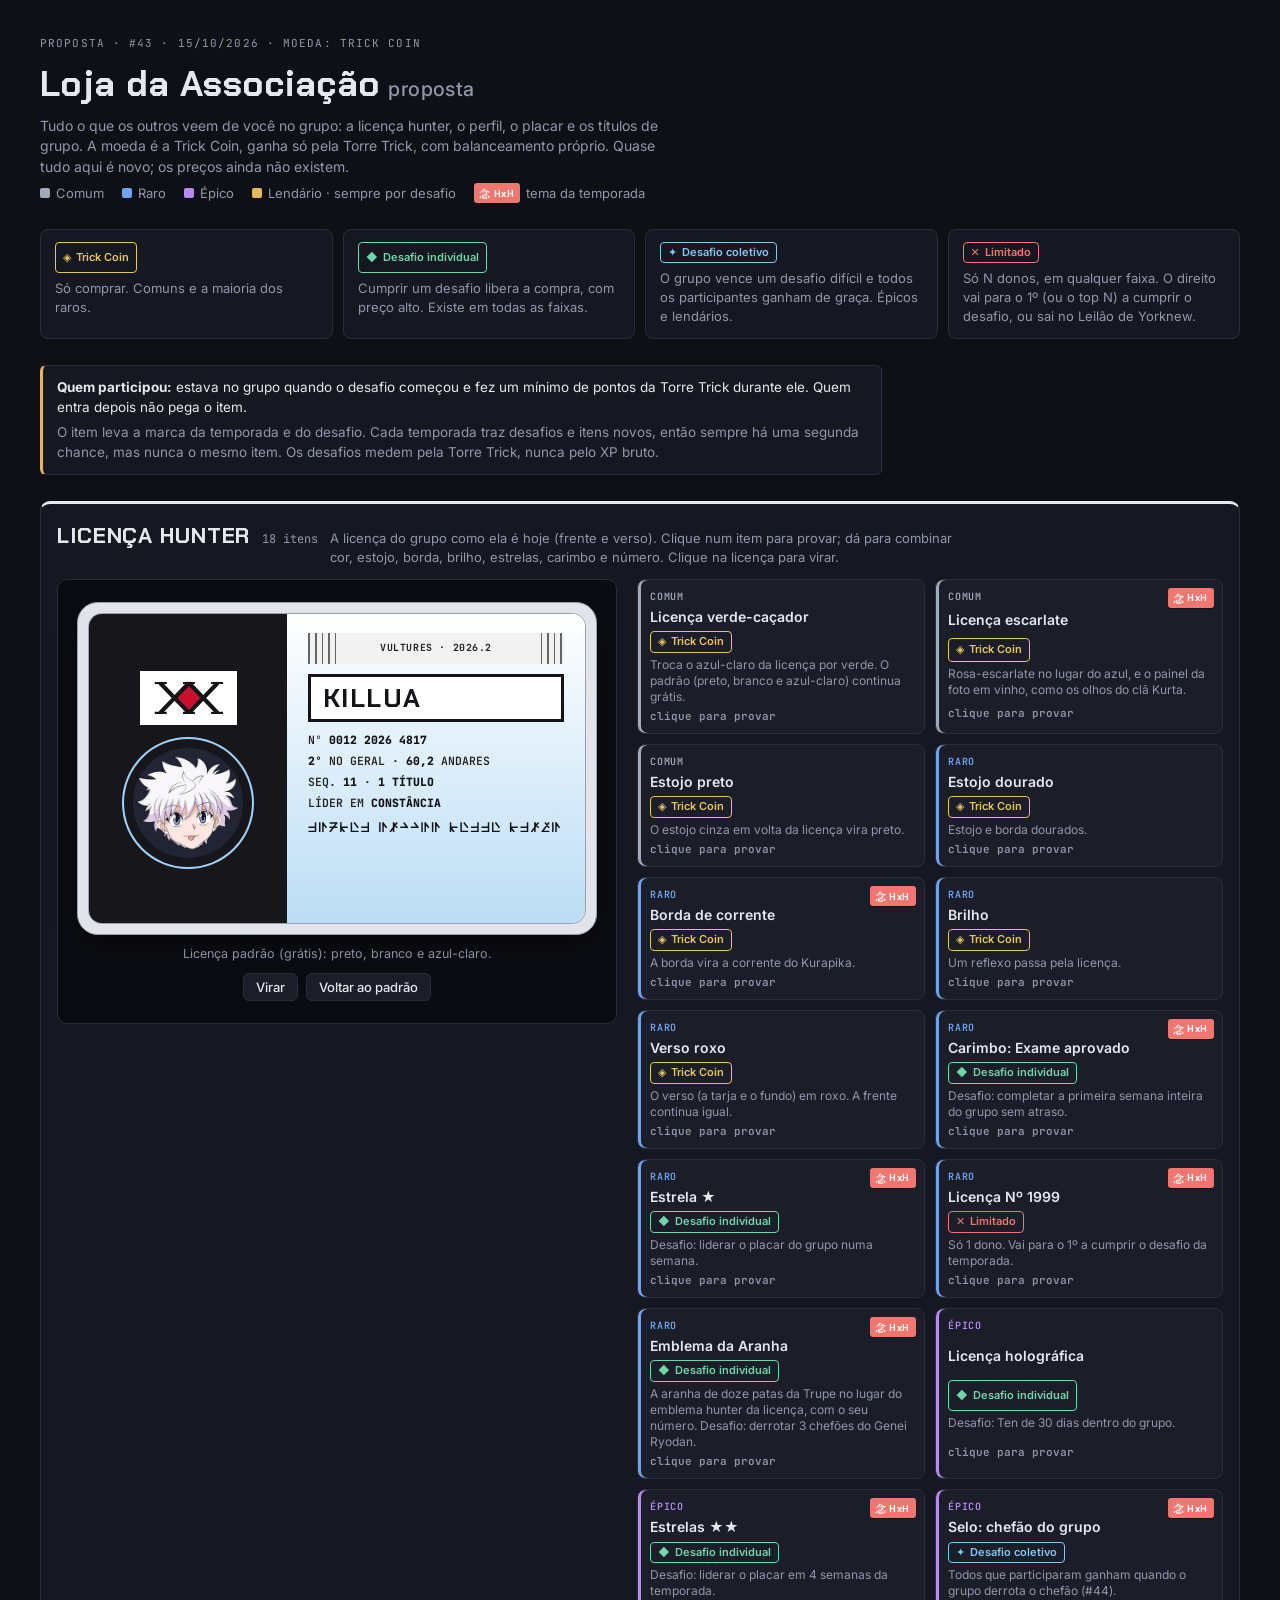
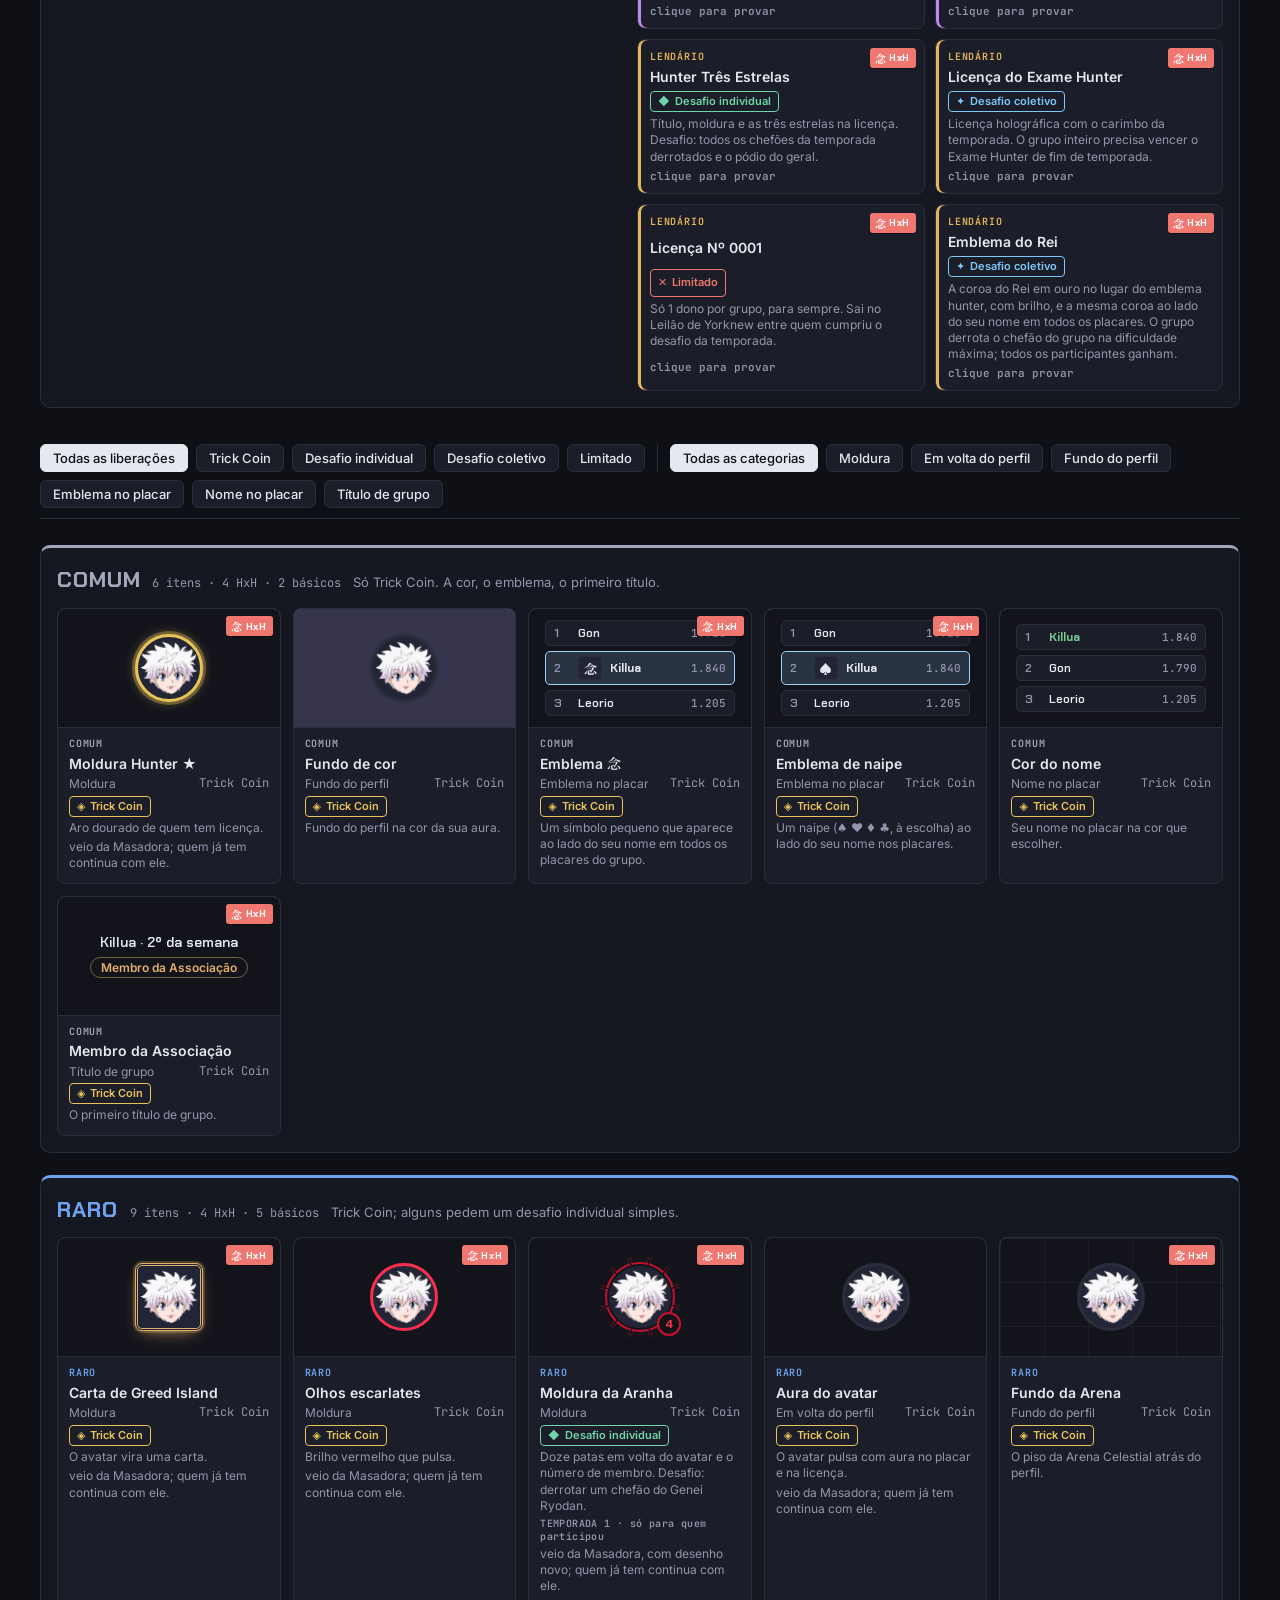
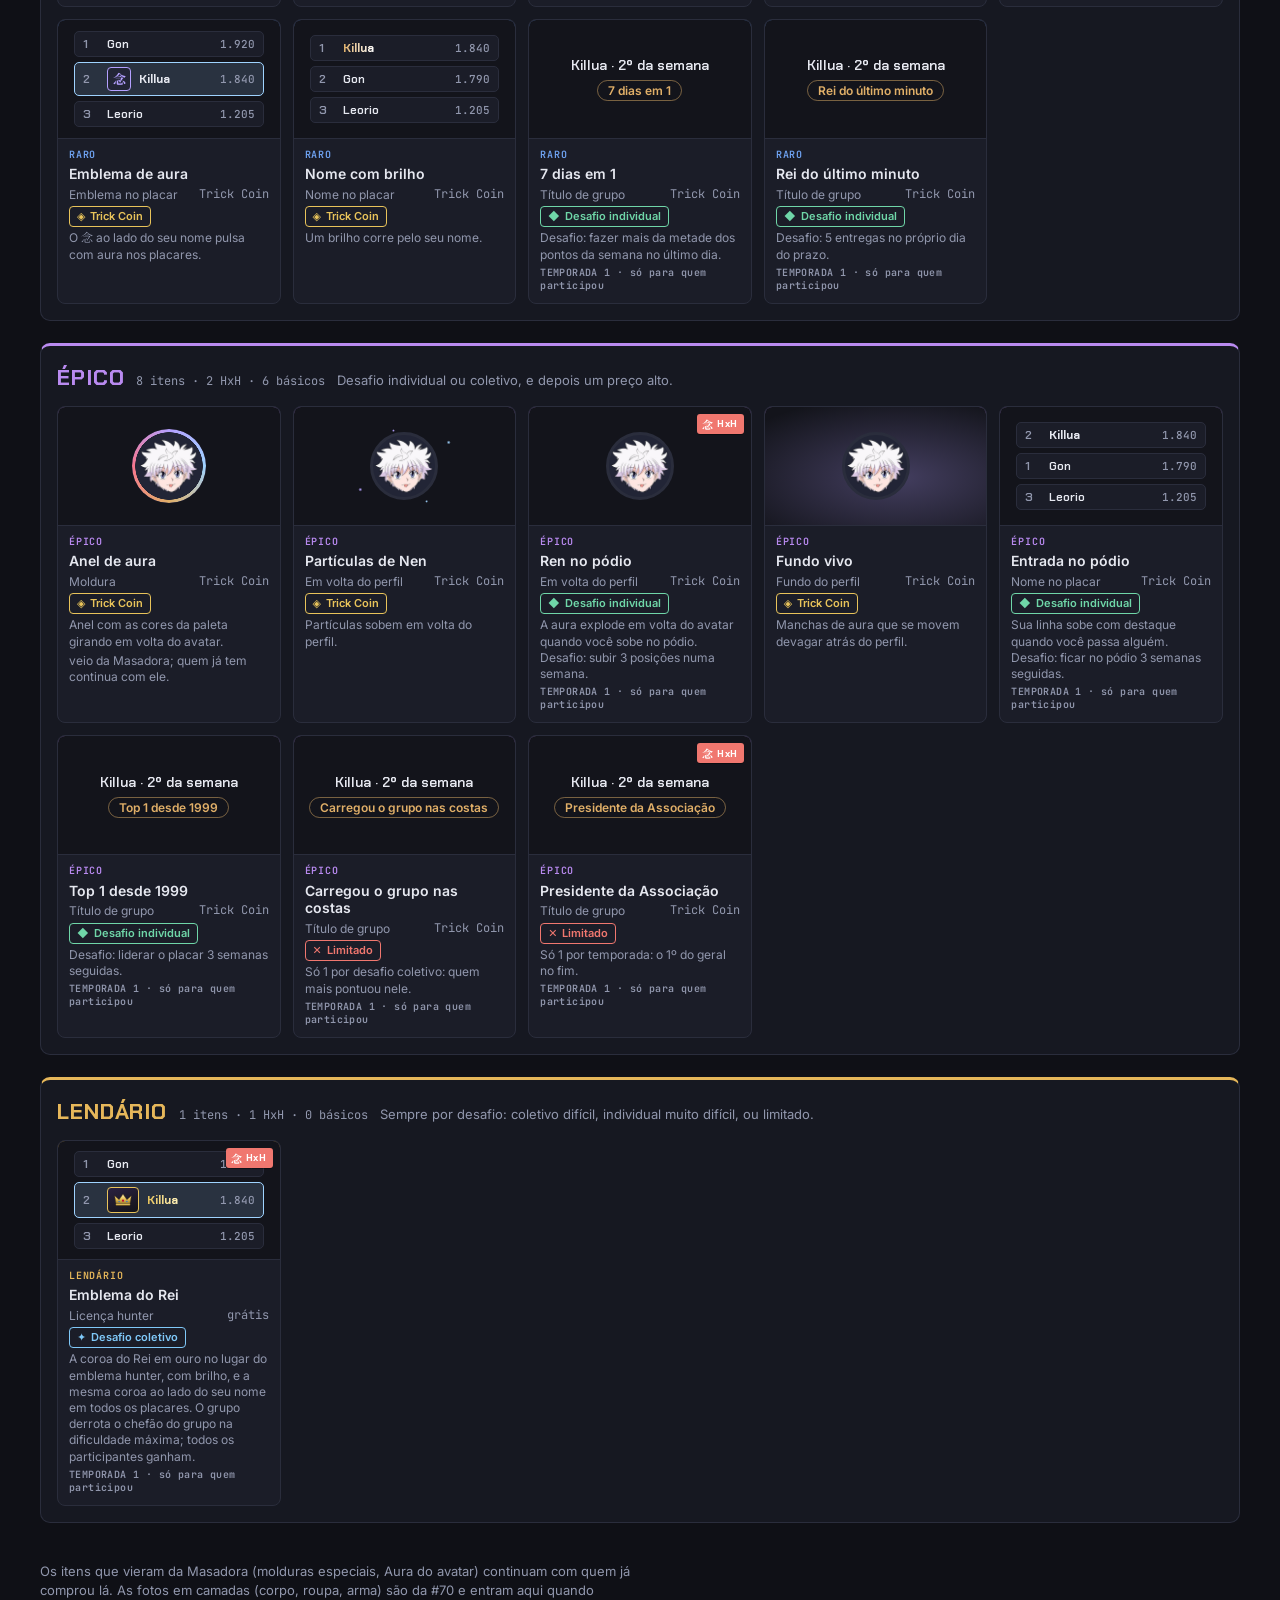
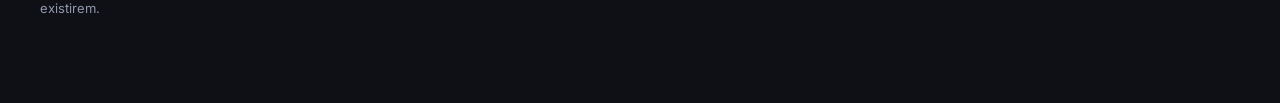
<file: docs/lojas/associacao.html>
<!doctype html>
<html lang="pt-BR">
<meta charset="utf-8">
<meta name="viewport" content="width=device-width, initial-scale=1">
<!-- vitrine das lojas, decidida em 15/10/2026 (índice #134). Abre direto no navegador, a partir da pasta do repositório. -->
<title>Loja da Associação</title>
<meta name="claude:viewport-fit-sides" content="cover">
<link rel="preconnect" href="https://fonts.googleapis.com">
<link rel="stylesheet" href="https://fonts.googleapis.com/css2?family=Noto+Serif+JP:wght@700&text=%E5%BF%B5&display=swap">
<link rel="stylesheet" href="https://fonts.googleapis.com/css2?family=Inter:wght@400;500;600;700&family=Chakra+Petch:wght@500;600;700&family=JetBrains+Mono:wght@400;600&family=Pixelify+Sans:wght@400;600&family=Bangers&family=DotGothic16&display=swap">
<style>
/* layout: a Masadora do jogo como vitrine; uma prateleira por faixa (comum → lendário), cards com a prévia de cada item */
:root{
  color-scheme:dark;
  --page:#0F1016; --shelf:#161821; --card:#1B1D28; --line:#2A2D3C; --txt:#E6E8F0; --dim:#9197AD;
  --r-comum:#A3A9BC; --r-raro:#6FA3F2; --r-epico:#B98AF0; --r-lenda:#E6B75A; --hxh:#F0776F; --duv:#F2B15A;
  --f-head:"Chakra Petch", "Inter", system-ui, sans-serif;
  --f-ui:"Inter", system-ui, -apple-system, "Segoe UI", sans-serif, "Noto Serif JP";
  --f-mono:"JetBrains Mono", ui-monospace, Menlo, monospace;
  --f-hud:"Chakra Petch", "Inter", sans-serif;
}
body{background:var(--page);color:var(--txt);font-family:var(--f-ui);font-size:14px;line-height:1.45}
.wrap{max-width:1200px;margin:0 auto;padding-block:28px 64px;padding-left:max(16px,env(safe-area-inset-left,0px));padding-right:max(16px,env(safe-area-inset-right,0px));display:grid;gap:26px}
header{display:grid;gap:6px}
.eyebrow{font-family:var(--f-mono);font-size:11px;letter-spacing:.1em;text-transform:uppercase;color:var(--dim)}
h1{font-family:var(--f-head);font-weight:700;font-size:clamp(26px,4.5vw,36px);margin:0;letter-spacing:.01em}
h1 .jp{font-family:var(--f-ui);font-weight:500;color:var(--dim);font-size:.55em;margin-left:8px}
.lead{color:var(--dim);margin:0;max-width:70ch}
.legenda{display:flex;flex-wrap:wrap;gap:8px 18px;align-items:center;font-size:13px;color:var(--dim)}
.legenda span{display:inline-flex;align-items:center;gap:6px}
.dot{width:10px;height:10px;border-radius:2px;display:inline-block}
.barra{display:flex;flex-wrap:wrap;gap:8px;position:sticky;top:env(safe-area-inset-top,0px);z-index:5;background:var(--page);padding-block:10px;border-bottom:1px solid var(--line)}
.barra button{font:500 13px var(--f-ui);color:var(--txt);background:var(--card);border:1px solid var(--line);border-radius:6px;padding:5px 12px;cursor:pointer}
.barra button[aria-pressed="true"]{border-color:var(--txt);background:var(--txt);color:var(--page)}
.barra button:focus-visible,.som:focus-visible{outline:2px solid var(--r-raro);outline-offset:2px}
.barra .sep{width:1px;background:var(--line);margin:0 4px}

.prat{display:grid;gap:12px;background:var(--shelf);border:1px solid var(--line);border-radius:10px;padding:16px;border-top:3px solid var(--rc)}
.prat-h{display:flex;align-items:baseline;gap:12px;flex-wrap:wrap}
.prat-h h2{margin:0;font-family:var(--f-head);font-size:22px;font-weight:700;color:var(--rc);letter-spacing:.04em;text-transform:uppercase}
.prat-h .q{font-family:var(--f-mono);font-size:12px;color:var(--dim)}
.prat-h .r{font-size:13px;color:var(--dim);flex-basis:100%;max-width:80ch}
.grade{display:grid;grid-template-columns:repeat(auto-fill,minmax(186px,1fr));gap:12px}

.card{background:var(--card);border:1px solid var(--line);border-radius:8px;overflow:hidden;display:flex;flex-direction:column;position:relative;box-shadow:inset 0 2px 0 var(--rc)}
.card .info{padding:9px 11px 11px;display:grid;gap:3px}
.card .nm{font-weight:600;font-size:14px;line-height:1.25}
.card .mt{display:flex;justify-content:space-between;gap:8px;font-size:12px;color:var(--dim)}
.card .mt .pr{font-family:var(--f-mono);font-variant-numeric:tabular-nums}
.card .rk{font-family:var(--f-mono);font-size:10px;font-weight:600;letter-spacing:.08em;text-transform:uppercase;color:var(--rc)}
.selo{position:absolute;top:7px;right:7px;z-index:3;font:700 10px var(--f-head);letter-spacing:.06em;color:#fff;background:var(--hxh);padding:2px 6px 2px 5px;border-radius:3px;box-shadow:0 1px 0 rgba(0,0,0,.4);display:flex;gap:3px;align-items:center}
.selo i{font-style:normal;font-family:"Noto Serif JP",serif;font-size:11px}
.duv{position:absolute;top:7px;left:7px;z-index:3;width:18px;height:18px;border-radius:50%;background:var(--duv);color:#1A1200;font:700 12px var(--f-ui);display:grid;place-items:center;cursor:help}
.nota-duv{font-size:12px;color:var(--duv);line-height:1.35}
.trava{font-size:11px;color:var(--dim)}

/* ---------- prévia: cada uma com a paleta do jogo nas variáveis ---------- */
.pv{height:118px;position:relative;overflow:hidden;background-color:var(--bg);color:var(--ink);border-bottom:1px solid var(--line);color-scheme:normal}
.sc{position:absolute;left:12px;right:12px;bottom:12px;display:flex;gap:10px;align-items:center;background:var(--panel);border:1px solid var(--hair);border-radius:7px;padding:8px 10px;z-index:1}
.av{width:30px;height:30px;border-radius:50%;background:var(--panel2) center/cover no-repeat;border:2px solid var(--hair);position:relative;flex:none}
.ln{flex:1;min-width:0;display:grid;gap:5px}
.ln b{font:600 12px var(--f-hud);white-space:nowrap;overflow:hidden}
.ln small{font:500 10px var(--f-ui);color:var(--amb)}
.xp{height:6px;background:var(--track);border-radius:3px;overflow:hidden}
.xp>b{display:block;height:100%;width:64%;background:var(--aura)}
.boss{position:absolute;top:12px;left:12px;width:44px;height:30px;border-radius:5px;background:var(--panel2);border:1px solid var(--hair);z-index:1}
.boss::after{content:"";position:absolute;left:5px;right:5px;bottom:5px;height:4px;border-radius:2px;background:var(--red)}

/* paleta */
.pal{position:absolute;inset:0;display:grid;grid-template-rows:1fr auto;padding:12px;gap:8px}
.pal .pn{background:var(--panel);border:1px solid var(--hair);border-radius:7px;padding:8px 10px;display:grid;gap:3px}
.pal .pn b{font:600 13px var(--f-hud)}.pal .pn span{font-size:11px;color:var(--soft)}
.pal .sw{display:flex;gap:4px}.pal .sw i{flex:1;height:14px;border-radius:3px}

/* texturas (as do jogo) */
.tex-manga{background-image:radial-gradient(color-mix(in srgb,var(--ink) 9%,transparent) 1px,transparent 1.3px);background-size:6px 6px}
.tex-ceu{background-image:radial-gradient(120% 60% at 50% -10%,color-mix(in srgb,var(--volt) 14%,transparent),transparent 60%),linear-gradient(180deg,color-mix(in srgb,var(--aura) 8%,transparent),transparent 40%)}
.tex-nen{background-image:radial-gradient(60% 40% at 10% 90%,color-mix(in srgb,var(--aura) 16%,transparent),transparent 70%),radial-gradient(50% 35% at 90% 10%,color-mix(in srgb,var(--volt) 12%,transparent),transparent 70%)}
.tex-cartas{background-image:repeating-linear-gradient(45deg,color-mix(in srgb,var(--volt) 6%,transparent) 0 14px,transparent 14px 28px),repeating-linear-gradient(-45deg,color-mix(in srgb,var(--aura) 5%,transparent) 0 14px,transparent 14px 28px)}
.tex-arena{background-image:linear-gradient(color-mix(in srgb,var(--ink) 5%,transparent) 1px,transparent 1px),linear-gradient(90deg,color-mix(in srgb,var(--ink) 5%,transparent) 1px,transparent 1px);background-size:44px 44px}
.tex-scan{background-image:repeating-linear-gradient(0deg,color-mix(in srgb,#000 22%,transparent) 0 1px,transparent 1px 3px),radial-gradient(130% 100% at 50% 50%,transparent 55%,color-mix(in srgb,#000 38%,transparent))}
.tex-grao{background-image:url("data:image/svg+xml,%3Csvg xmlns='http://www.w3.org/2000/svg' width='180' height='180'%3E%3Cfilter id='n'%3E%3CfeTurbulence type='fractalNoise' baseFrequency='.8' numOctaves='3' stitchTiles='stitch'/%3E%3CfeColorMatrix values='0 0 0 0 .5 0 0 0 0 .45 0 0 0 0 .4 0 0 0 .13 0'/%3E%3C/filter%3E%3Crect width='100%25' height='100%25' filter='url(%23n)'/%3E%3C/svg%3E")}
.tex-hex{background-image:url("data:image/svg+xml,%3Csvg xmlns='http://www.w3.org/2000/svg' width='17.32' height='30' viewBox='0 0 17.32 30'%3E%3Cpath d='M8.66 0L17.32 5V15L8.66 20L0 15V5Z M8.66 20V30' fill='none' stroke='%23909090' stroke-opacity='.16' stroke-width='.7'/%3E%3C/svg%3E");background-size:31px 54px}
.tex-teia{background-image:repeating-radial-gradient(circle at 100% 0,transparent 0 54px,color-mix(in srgb,var(--ink) 8%,transparent) 54px 55.5px),repeating-conic-gradient(from 180deg at 100% 0,color-mix(in srgb,var(--ink) 8%,transparent) 0 .12deg,transparent .12deg 7.5deg)}

/* molduras (as do jogo) */
.big{position:absolute;inset:0;display:grid;place-items:center}
.big .av{width:62px;height:62px;border-width:3px}
.fr-hunter .av{border-color:#E8C35A;box-shadow:0 0 0 3px color-mix(in srgb,#E8C35A 30%,transparent),0 0 14px -4px #E8C35A}
.fr-volt .av{border:2px dashed var(--volt);box-shadow:0 0 0 3px color-mix(in srgb,var(--volt) 25%,transparent),0 0 18px -2px var(--volt)}
.fr-aranha .av{border:3px double var(--red);box-shadow:0 0 0 3px color-mix(in srgb,var(--red) 25%,transparent)}
.fr-nen .av{border-color:var(--n2);box-shadow:0 0 0 3px color-mix(in srgb,var(--n2) 30%,transparent),0 0 20px -2px var(--n2)}
.fr-carta .av{border-radius:7px;border:3px double var(--amb);box-shadow:0 0 0 2px color-mix(in srgb,var(--amb) 25%,transparent),0 6px 16px -8px var(--amb)}
.fr-escarlate .av{border-color:#FF2E4D;animation:hjEscarlate 2.4s ease-in-out infinite}
.fr-giro .av{border-color:transparent}
.fr-giro .av::after{content:"";position:absolute;inset:-6px;border-radius:50%;background:conic-gradient(var(--aura),var(--volt),var(--amb),var(--red),var(--aura));-webkit-mask:radial-gradient(farthest-side,transparent calc(100% - 3.5px),#000 calc(100% - 3px));mask:radial-gradient(farthest-side,transparent calc(100% - 3.5px),#000 calc(100% - 3px));filter:drop-shadow(0 0 4px var(--aura));animation:hjGiro 3.2s linear infinite}

/* título e fonte */
.tt{position:absolute;inset:0;display:flex;align-items:center;gap:12px;padding:0 16px}
.tt .av{width:44px;height:44px}
.tt div{display:grid;gap:2px}.tt b{font:600 15px var(--f-hud)}.tt span{font:600 12px var(--f-ui);color:var(--amb)}
.ft{position:absolute;inset:0;display:grid;place-content:center;gap:4px;text-align:center;padding:0 10px}
.ft b{font-family:var(--fx-font);font-size:22px;font-weight:400;line-height:1.1}
.ft span{font-family:var(--fx-font);font-size:13px;color:var(--soft)}
.ft-maquina{--fx-font:"JetBrains Mono",monospace}.ft-manga{--fx-font:Bangers,Impact,sans-serif}.ft-pixel{--fx-font:"Pixelify Sans","Courier New",monospace}.ft-arcade{--fx-font:DotGothic16,"Courier New",monospace}

/* som */
.sm{position:absolute;inset:0;display:grid;place-items:center}
.som{width:56px;height:56px;border-radius:50%;border:1px solid var(--hair);background:var(--panel);color:var(--aura);cursor:pointer;display:grid;place-items:center}
.som svg{width:24px;height:24px}
.som.toca{animation:hjToca .5s ease-out}

/* pixel */
.px{position:absolute;inset:0;display:grid;grid-template-columns:repeat(5,1fr);image-rendering:pixelated}
.px i{display:block}
.px b{position:absolute;left:10px;bottom:10px;font:400 14px "Pixelify Sans",monospace;background:rgba(0,0,0,.55);color:#fff;padding:2px 6px}

/* fotos */
.foto{position:absolute;inset:0;background:var(--panel2) center/cover no-repeat}
.foto.chefe::after{content:"";position:absolute;left:0;right:0;bottom:0;height:40%;background:linear-gradient(transparent,rgba(0,0,0,.6))}

/* efeitos (prévias das do jogo) */
.o{position:absolute;pointer-events:none}
@media (prefers-reduced-motion:no-preference){
  .fx-shake .boss{animation:hjShake .35s linear infinite}
  .fx-shim .xp>b{background:linear-gradient(90deg,var(--aura),var(--volt),#fff,var(--volt),var(--aura));background-size:200% 100%;animation:hjShim 1.2s linear infinite}
  .fx-aura .sc .av{animation:hjAura 1.8s ease-in-out infinite}
  .fx-corrente .xp>b{background:repeating-linear-gradient(90deg,var(--amb) 0 9px,color-mix(in srgb,var(--amb) 30%,transparent) 9px 11px,color-mix(in srgb,var(--amb) 70%,var(--bg)) 11px 20px,color-mix(in srgb,var(--amb) 30%,transparent) 20px 22px);background-size:44px 100%;animation:hjCorrente 1.1s linear infinite;box-shadow:0 0 8px -1px var(--amb)}
  .fx-digita .ln b{animation:hjDigita 2.4s steps(14) infinite}
  .fx-gyo .sc{background-image:radial-gradient(90px circle at var(--mx,30%) 50%,color-mix(in srgb,var(--aura) 22%,transparent),transparent 70%);animation:hjGyo 3s ease-in-out infinite alternate}
  .o.zap{inset:0;background:radial-gradient(circle at 70% 30%,var(--volt),color-mix(in srgb,var(--volt) 30%,transparent) 40%,transparent 75%);opacity:0;animation:hjZap 2.2s ease-out infinite}
  .o.drift{width:120px;height:80px;border-radius:50%;background:var(--aura);filter:blur(28px);opacity:.28;top:-10px;left:-20px;animation:hjDrift 7s ease-in-out infinite alternate}
  .o.estrelas{inset:0;background-image:radial-gradient(2px 2px at 20% 70%,var(--aura),transparent),radial-gradient(2px 2px at 60% 40%,var(--volt),transparent),radial-gradient(1.5px 1.5px at 85% 80%,var(--aura),transparent),radial-gradient(1.5px 1.5px at 40% 20%,var(--volt),transparent),radial-gradient(1.5px 1.5px at 10% 30%,var(--aura),transparent);animation:hjSobe 3s linear infinite}
  .o.rastro{width:7px;height:7px;border-radius:50%;background:var(--aura);box-shadow:-8px 3px 0 -1px color-mix(in srgb,var(--aura) 60%,transparent),-16px 6px 0 -2px color-mix(in srgb,var(--aura) 35%,transparent),0 0 10px var(--aura);top:24px;left:20px;animation:hjRastro 2.6s ease-in-out infinite}
  .o.jaja{top:6px;right:12px;font:400 30px Bangers,Impact,sans-serif;color:var(--amb);-webkit-text-stroke:1px var(--bg);letter-spacing:.02em;animation:hjPop 1.8s ease-out infinite}
  .o.jaja::before{content:"";position:absolute;inset:-6px -14px;border:2px solid var(--amb);border-radius:50%;opacity:0;animation:hjOnda 1.8s ease-out infinite}
  .o.carta{top:14px;right:40px;width:22px;height:32px;border-radius:3px;background:#FFF;border:1px solid #ccc;transform-origin:50% 120%;animation:hjLeque 2s ease-out infinite}
  .o.carta::after{content:"♦";position:absolute;inset:0;display:grid;place-items:center;color:#E0365A;font-size:13px}
  .o.carta.c2{animation-delay:.08s;--g:-28deg}.o.carta.c3{animation-delay:.16s;--g:28deg}
  .o.conf{top:-8px;width:6px;height:9px;animation:hjCai 1.9s linear infinite}
  .o.fogo{width:70px;height:70px;border-radius:50%;background:radial-gradient(circle,transparent 30%,var(--c) 32%,transparent 36%),conic-gradient(from 0deg,var(--c) 0 3deg,transparent 3deg 30deg);-webkit-mask:radial-gradient(circle,transparent 25%,#000 30%);mask:radial-gradient(circle,transparent 25%,#000 30%);opacity:0;animation:hjFogo 2.2s ease-out infinite}
  .o.raio{top:-20px;left:-40%;width:180%;height:4px;background:linear-gradient(90deg,transparent,#BFE8FF,#5FB4FF,transparent);box-shadow:0 0 12px #5FB4FF;transform:rotate(18deg);opacity:0;animation:hjRaio 1.9s ease-out infinite}
  .o.raio+.o.flash{inset:0;background:color-mix(in srgb,#5FB4FF 25%,transparent);opacity:0;animation:hjZap 1.9s ease-out infinite}
  .o.ascensao{inset:-60%;opacity:.35;filter:blur(18px);background:conic-gradient(from 0deg at 50% 50%,var(--grn),var(--volt),var(--aura),var(--red),var(--amb),var(--grn));animation:hjGiro 12s linear infinite}
}
@keyframes hjEscarlate{0%,100%{box-shadow:0 0 0 3px color-mix(in srgb,#FF2E4D 18%,transparent),0 0 10px -4px #FF2E4D}50%{box-shadow:0 0 0 4px color-mix(in srgb,#FF2E4D 35%,transparent),0 0 26px 2px #FF2E4D}}
@keyframes hjGiro{to{transform:rotate(1turn)}}
@keyframes hjShake{0%,100%{transform:translate(0)}25%{transform:translate(-2px,1px)}50%{transform:translate(2px,-1px)}75%{transform:translate(-1px,-1px)}}
@keyframes hjShim{to{background-position:-200% 0}}
@keyframes hjAura{0%,100%{box-shadow:0 0 0 0 color-mix(in srgb,var(--aura) 60%,transparent)}50%{box-shadow:0 0 0 6px color-mix(in srgb,var(--aura) 0%,transparent),0 0 14px 2px var(--aura)}}
@keyframes hjCorrente{to{background-position:44px 0}}
@keyframes hjDigita{0%{clip-path:inset(0 100% 0 0)}45%,100%{clip-path:inset(0 0 0 0)}}
@keyframes hjGyo{from{--mx:10%;background-position:-60px 0}to{background-position:90px 0}}
@keyframes hjZap{0%,55%{opacity:0}60%{opacity:.9}100%{opacity:0}}
@keyframes hjDrift{to{transform:translate(110px,40px)}}
@keyframes hjSobe{from{background-position:0 0,0 0,0 0,0 0,0 0}to{background-position:0 -118px,0 -118px,0 -118px,0 -118px,0 -118px}}
@keyframes hjRastro{0%{transform:translate(0,0)}50%{transform:translate(120px,20px)}100%{transform:translate(0,0)}}
@keyframes hjPop{0%,20%{transform:scale(.2);opacity:0}30%{transform:scale(1.25);opacity:1}40%,80%{transform:scale(1);opacity:1}100%{opacity:0}}
@keyframes hjOnda{0%,25%{transform:scale(.4);opacity:0}30%{opacity:.8}70%,100%{transform:scale(1.5);opacity:0}}
@keyframes hjLeque{0%{transform:rotate(0) translateY(10px);opacity:0}20%{opacity:1}60%{transform:rotate(var(--g,0deg)) translateY(-4px)}100%{transform:rotate(calc(var(--g,0deg)*2)) translateY(-30px);opacity:0}}
@keyframes hjCai{to{transform:translateY(130px) rotate(540deg)}}
@keyframes hjFogo{0%{transform:scale(.1);opacity:1}70%{opacity:1}100%{transform:scale(1.3);opacity:0}}
@keyframes hjRaio{0%,40%{opacity:0;transform:translateY(0) rotate(18deg)}50%{opacity:1}70%,100%{opacity:0;transform:translateY(130px) rotate(18deg)}}
@keyframes hjToca{0%{transform:scale(1)}40%{transform:scale(1.12);box-shadow:0 0 0 8px color-mix(in srgb,var(--aura) 25%,transparent)}100%{transform:scale(1)}}

.vazio{border:1px dashed var(--line);border-radius:8px;display:grid;place-items:center;text-align:center;padding:16px;color:var(--dim);font-size:13px;min-height:120px}
.rodape{color:var(--dim);font-size:13px;max-width:75ch}

/* ---------- proposta: estados dos cards ---------- */
.card.novo{border:1.5px dashed var(--rc);box-shadow:none;background:color-mix(in srgb,var(--card) 85%,var(--rc) 6%)}
.card.sai{opacity:.5}
.card.sai .nm{text-decoration:line-through}
.est{position:absolute;bottom:auto;top:7px;left:7px;z-index:3;font:700 10px var(--f-head);letter-spacing:.06em;padding:2px 6px;border-radius:3px;text-transform:uppercase}
.est.novo{background:var(--txt);color:var(--page)}
.est.mov{background:var(--card);color:var(--txt);border:1px solid var(--line)}
.est.sai{background:#3A2A2A;color:#F2B8B0}
.card .duv{top:30px}
.why{font-size:12px;color:var(--dim);line-height:1.35}
.resumo{display:grid;grid-template-columns:repeat(auto-fit,minmax(170px,1fr));gap:10px}
.kpi{background:var(--shelf);border:1px solid var(--line);border-radius:8px;padding:12px 14px;display:grid;gap:2px}
.kpi b{font:700 24px var(--f-head);font-variant-numeric:tabular-nums}
.kpi span{font-size:12px;color:var(--dim)}
.kpi.meta b{color:var(--r-lenda)}
.prat.pack{--rc:var(--txt)}
.prat.gratis{--rc:var(--r-raro)}
.prat.fora{--rc:#8A5A55}

/* ---------- prévias dos itens novos ---------- */
.mc{position:absolute;left:16px;right:16px;top:18px;bottom:18px;background:var(--panel);border:1px solid var(--hair);border-radius:7px;display:grid;place-items:center;font:600 12px var(--f-hud);color:var(--soft)}
.bd-dupla .mc{border:4px double var(--soft)}
.bd-trac .mc{border:2px dashed var(--soft)}
.bd-cantos .mc{border-color:transparent;background:linear-gradient(var(--ink),var(--ink)) 0 0/12px 2px no-repeat,linear-gradient(var(--ink),var(--ink)) 0 0/2px 12px no-repeat,linear-gradient(var(--ink),var(--ink)) 100% 100%/12px 2px no-repeat,linear-gradient(var(--ink),var(--ink)) 100% 100%/2px 12px no-repeat,var(--panel)}
.bd-corrente .mc{border:5px solid transparent;border-image:repeating-linear-gradient(90deg,var(--amb) 0 7px,transparent 7px 9px,color-mix(in srgb,var(--amb) 60%,var(--bg)) 9px 16px,transparent 16px 18px) 5}
.bd-teia .mc{background-image:repeating-radial-gradient(circle at 0 0,transparent 0 10px,color-mix(in srgb,var(--ink) 30%,transparent) 10px 11px),repeating-conic-gradient(from 90deg at 0 0,color-mix(in srgb,var(--ink) 30%,transparent) 0 .6deg,transparent .6deg 15deg);background-size:44px 44px;background-repeat:no-repeat;border-color:var(--soft)}
.bd-naipes .mc::before,.bd-naipes .mc::after{position:absolute;font:700 13px serif}
.bd-naipes .mc::before{content:"♠";top:4px;left:7px;color:var(--ink)}
.bd-naipes .mc::after{content:"♥";bottom:4px;right:7px;color:var(--red)}
.bd-naipes .mc{border-color:var(--amb)}
@media (prefers-reduced-motion:no-preference){
  .bd-aura .mc{border-color:var(--n2);animation:hjBordaAura 2.4s ease-in-out infinite}
  .hv-contorno .mc{animation:hjContorno 2.4s ease-in-out infinite}
  .hv-shu .mc{animation:hjShu 2.4s ease-in-out infinite}
  .hv-vira .mc{animation:hjVira 3s ease-in-out infinite}
  .hv-bungee .mc{transform-origin:0 50%;animation:hjBungee 2.4s ease-in-out infinite}
  .hv-en .o.en{width:20px;height:20px;border-radius:50%;left:40%;top:40%;border:2px solid var(--aura);animation:hjEn 2.4s ease-out infinite}
  .cur svg{animation:hjCur 3s ease-in-out infinite}
  .heat.chamas i.on svg{animation:hjChama 1.3s ease-in-out infinite alternate;animation-delay:inherit}
  .cur .io{animation:hjIo 2.2s ease-in-out infinite}.cur .fio{transform-origin:50% 0;animation:hjFio 2.2s ease-in-out infinite}
  .tr-deslizar .tA{animation:hjSlideA 3s ease-in-out infinite}.tr-deslizar .tB{animation:hjSlideB 3s ease-in-out infinite}
  .tr-glitch .mc{animation:hjGlitch 2.6s steps(1) infinite}
}
@keyframes hjBordaAura{0%,100%{box-shadow:0 0 0 1px var(--n2),0 0 6px -2px var(--n2)}50%{box-shadow:0 0 0 2px var(--n2),0 0 18px 2px var(--n2)}}
@keyframes hjContorno{0%,40%{border-color:var(--hair)}50%,90%{border-color:var(--ink)}}
@keyframes hjShu{0%,40%{box-shadow:none;border-color:var(--hair)}55%,90%{box-shadow:0 0 0 2px color-mix(in srgb,var(--aura) 50%,transparent),0 0 16px -2px var(--aura);border-color:var(--aura)}}
@keyframes hjVira{0%,35%{transform:rotateY(0)}50%,85%{transform:rotateY(180deg)}100%{transform:rotateY(360deg)}}
@keyframes hjBungee{0%,40%{transform:scaleX(1)}55%{transform:scaleX(1.12)}65%{transform:scaleX(.95)}75%,100%{transform:scaleX(1)}}
@keyframes hjEn{0%{transform:scale(.3);opacity:1}100%{transform:scale(7);opacity:0}}
@keyframes hjCur{0%,100%{transform:translate(-20px,-6px)}50%{transform:translate(24px,8px)}}
@keyframes hjChama{0%{transform:scale(1,1)}50%{transform:scale(.88,1.12) skewX(3deg)}100%{transform:scale(1.05,.92) skewX(-3deg)}}
@keyframes hjIo{0%,100%{transform:translateY(-26px)}50%{transform:translateY(0)}}
@keyframes hjFio{0%,100%{transform:scaleY(.6)}50%{transform:scaleY(1)}}
@keyframes hjSlideA{0%,40%{transform:translateX(0)}50%,90%{transform:translateX(-110%)}100%{transform:translateX(0)}}
@keyframes hjSlideB{0%,40%{transform:translateX(110%)}50%,90%{transform:translateX(0)}100%{transform:translateX(110%)}}
@keyframes hjGlitch{0%,70%{clip-path:none;transform:none}72%{clip-path:inset(20% 0 50% 0);transform:translateX(-6px)}75%{clip-path:inset(60% 0 10% 0);transform:translateX(6px)}78%{clip-path:none;transform:none}}
.cur{position:absolute;inset:0;display:grid;place-items:center}
.cur svg{width:40px;height:40px}
.cur svg[style]{animation:none!important}
.hp{position:absolute;left:16px;right:16px;top:40px;display:grid;gap:6px;font:600 11px var(--f-hud);color:var(--soft)}
.hp i{display:block;height:12px;border-radius:3px;background:var(--track);overflow:hidden}
.hp i b{display:block;height:100%;width:62%}
.hp.corrente i{height:14px;background:color-mix(in srgb,var(--track) 70%,#000)}
.hp.corrente i b{background:url("data:image/svg+xml,%3Csvg xmlns='http://www.w3.org/2000/svg' width='22' height='14'%3E%3Cellipse cx='7.5' cy='7' rx='6.2' ry='4' fill='none' stroke='%23596069' stroke-width='3.2'/%3E%3Cellipse cx='7.5' cy='7' rx='6.2' ry='4' fill='none' stroke='%23B9BFC8' stroke-width='1.8'/%3E%3Crect x='12.5' y='5.6' width='10' height='2.8' rx='1.4' fill='%23D5D9DF' stroke='%23596069' stroke-width='.8'/%3E%3C/svg%3E") repeat-x left center/22px 14px}
.hp.cristal i b{background:linear-gradient(115deg,#BFE8FF 0 20%,#7FC8F8 20% 45%,#E6F7FF 45% 55%,#5FA8E8 55% 80%,#BFE8FF 80%)}
.heat{position:absolute;inset:16px 18px;display:grid;grid-template-columns:repeat(10,1fr);grid-template-rows:repeat(4,1fr);gap:4px}
.heat i{background:var(--panel2);border-radius:2px}
.heat i.on{background:var(--grn)}
.heat.cartas i{border-radius:1px;transform:scaleX(.7)}.heat.cartas i.on{background:var(--amb)}
.heat.pegadas i{border-radius:50% 50% 45% 45%/60% 60% 40% 40%;transform:scale(.75,.95)}
.heat.chamas i{background:none;display:grid;place-items:end center}
.heat.chamas i:not(.on)::after{content:"";width:40%;height:22%;border-radius:2px;background:var(--panel2)}
.heat.chamas i svg{width:78%;height:100%;transform-origin:50% 100%;filter:drop-shadow(0 0 2px #FF6A1F88)}
.tr{position:absolute;inset:18px 16px;overflow:hidden;border-radius:7px}
.tr .mc{position:absolute;inset:0}
.tr .tB{background:var(--panel2)}
.ph{position:absolute;inset:0;display:grid;place-content:center;gap:4px;text-align:center;padding:12px;background:repeating-linear-gradient(135deg,transparent 0 10px,color-mix(in srgb,var(--rc) 8%,transparent) 10px 20px)}
.ph b{font:700 15px var(--f-head);color:var(--rc);letter-spacing:.03em}
.ph span{font-size:11.5px;color:var(--dim);line-height:1.3}
</style>
<style>
/* ---------- Associação: licença hunter e perfil ---------- */
/* ---------- provador: a licença do grupo (web/grupo.js), em tamanho real ---------- */
.prov{display:grid;grid-template-columns:minmax(0,560px) minmax(0,1fr);gap:20px;align-items:start}
@media (max-width:900px){.prov{grid-template-columns:minmax(0,1fr)}}
.prov-l{display:grid;gap:10px;justify-items:center;background:#0B0C11;border:1px solid var(--line);border-radius:10px;padding:22px 16px}
.prov-l .acoes{display:flex;gap:8px;flex-wrap:wrap;justify-content:center}
.prov-l button{font:500 13px var(--f-ui);color:var(--txt);background:var(--card);border:1px solid var(--line);border-radius:6px;padding:5px 12px;cursor:pointer}
.prov-l .usando{font-size:12.5px;color:var(--dim);text-align:center;min-height:1.4em}
.lgrade{display:grid;grid-template-columns:repeat(auto-fill,minmax(210px,1fr));gap:10px;align-content:start}
.lc{all:unset;box-sizing:border-box;cursor:pointer;background:var(--card);border:1px solid var(--line);border-radius:8px;padding:10px 12px;display:grid;gap:4px;position:relative;box-shadow:inset 3px 0 0 var(--rc)}
.lc:focus-visible{outline:2px solid var(--r-raro);outline-offset:2px}
.lc[aria-pressed="true"]{border-color:var(--txt);background:color-mix(in srgb,var(--card) 80%,var(--rc) 20%)}
.lc .selo{top:8px;right:8px}
.lc .nm{font-weight:600;font-size:14px;padding-right:52px}
.lc .rk{font:600 10px var(--f-mono);letter-spacing:.08em;text-transform:uppercase;color:var(--rc)}
.lc .prova{font:600 11px var(--f-mono);color:var(--dim)}
.lc[aria-pressed="true"] .prova{color:var(--txt)}

#LIC{width:100%;display:grid;justify-items:center}
.LIC{container-type:inline-size;width:100%;max-width:520px;--lk:#17171B;--lb:#BBDDF5;--lb2:#EEF7FD;--lcas:#E2E4EA;--lbor:#9AA0B0;--lt:#141418;--volt:#9FD3FF;--ltarja:#1A0B0B;color:var(--lt);perspective:1400px;cursor:pointer}
.LIC .Lflipin{position:relative;transition:transform .6s cubic-bezier(.3,.7,.2,1);transform-style:preserve-3d}
.LIC.Lvirada .Lflipin{transform:rotateY(180deg)}
.LIC .Lface{backface-visibility:hidden;-webkit-backface-visibility:hidden}
.LIC .Lface.Ltras{position:absolute;inset:0;transform:rotateY(180deg)}
.LIC .Llf,.LIC .Llv{aspect-ratio:1.56;background:var(--lcas);border:1px solid var(--lbor);border-radius:4cqw;padding:2cqw;font-family:"JetBrains Mono",monospace;box-shadow:0 10px 30px -14px #000;box-sizing:border-box;position:relative;overflow:hidden}
.LIC .Lin{height:100%;border:1px solid var(--lbor);border-radius:2.6cqw;overflow:hidden;box-sizing:border-box}
.LIC .Llf .Lin{display:grid;grid-template-columns:40% 1fr}
.LIC .Ltopo{background:var(--lk);padding:3.4cqw 3cqw;display:grid;gap:2.6cqw;align-content:center;justify-items:center}
.LIC .Lemb{background:#FFFFFF;display:grid;place-items:center;padding:1.2cqw 2.4cqw;width:58%;box-sizing:border-box}.LIC .Lemb svg{width:100%;height:auto;display:block}
.LIC .Lico{--s:24.6cqw;position:relative;width:var(--s);height:var(--s);border-radius:50%;box-shadow:0 0 0 2px var(--volt);padding:calc(var(--s)*.07);box-sizing:border-box}
.LIC .Lph{display:block;width:100%;height:100%;border-radius:50%;background:#222536 center 18%/cover no-repeat}
.LIC .Lestr{color:#E8C35A;font-size:5cqw;letter-spacing:1cqw;line-height:1;margin-top:-1cqw;text-shadow:0 0 1.4cqw #E8C35A88}
.LIC .Lazul{background:linear-gradient(180deg,#FFFFFF 0%,var(--lb) 100%);padding:3.6cqw 4cqw;display:grid;gap:2cqw;align-content:start;min-width:0}
.LIC .Lfaixa{background:repeating-linear-gradient(90deg,#666 0 .35cqw,transparent .35cqw 1.3cqw) left/11% 100% no-repeat,repeating-linear-gradient(90deg,transparent 0 .9cqw,#666 .9cqw 1.25cqw) right/11% 100% no-repeat,#F2F2F2;color:#222;text-align:center;font-weight:700;letter-spacing:.06em;white-space:nowrap;overflow:hidden;font-size:1.9cqw;padding:1.6cqw 6.5cqw}
.LIC .Lnomebox{border:.7cqw solid var(--lt);background:#FFFFFF;display:flex;align-items:center;font:700 5cqw/1.2 "Chakra Petch",sans-serif;letter-spacing:.06em;padding:1cqw 2.2cqw;min-width:0}
.LIC .Llls{display:grid;font-weight:600;color:#222;font-size:2.2cqw;gap:.8cqw}.LIC .Llls b{font-weight:800;color:var(--lt)}
.LIC .Lglifo{display:block;max-width:100%;height:1.9cqw;width:auto;color:#2A2A30}
.LIC .Llv .Lin{background:linear-gradient(180deg,var(--lb2),var(--lb));display:grid;grid-template-rows:17% auto 1fr;padding:0 0 3cqw}
.LIC .Ltarja{background:var(--ltarja);margin-top:5cqw}
.LIC .Lnumq{display:grid;grid-auto-flow:column;justify-content:start;gap:.8cqw;padding:3cqw 4cqw 2cqw}
.LIC .Lnumq i{font-style:normal;display:grid;place-items:center;border:.5cqw solid var(--lt);border-radius:1.2cqw;font-weight:800;width:4.4cqw;height:4.4cqw;font-size:2.4cqw}
.LIC .Lnumq .Lesp{width:2.4cqw}
.LIC .Lvinfo{display:grid;grid-template-columns:1fr 1fr;gap:2cqw 4cqw;padding:0 4cqw;font-size:2.1cqw;align-content:start}
.LIC h5{margin:0 0 .8cqw;font-size:.85em;letter-spacing:.14em;color:#3A3D4A}
.LIC ul{list-style:none;margin:0;padding:0;display:grid;gap:.6cqw}.LIC li{display:flex;gap:1.6cqw;align-items:baseline;white-space:nowrap}
.LIC .Lq{display:inline-grid;place-items:center;min-width:1.9em;height:1.5em;border-radius:99px;font-weight:800;background:#FFFFFFAA;font-size:.9em}
.LIC .Lcar{position:absolute;right:5cqw;bottom:6cqw;font:800 3.4cqw "Chakra Petch",sans-serif;color:#C8102E;border:.7cqw solid #C8102E;padding:.6cqw 2cqw;border-radius:1cqw;transform:rotate(-12deg);opacity:.85;letter-spacing:.06em;z-index:2;mix-blend-mode:multiply}
.LIC .Lcar.Laz{color:#1F5FA8;border-color:#1F5FA8}
/* o que a loja muda */
.LIC.cor-verde{--lb:#BFE8CF;--lb2:#EEFBF2}
.LIC.cor-escarlate{--lb:#F5C2C8;--lb2:#FDF0F2;--lk:#2A0A10}
.LIC.est-preto{--lcas:#2A2B31;--lbor:#4A4D58}
.LIC.est-ouro{--lcas:#E9D9A6;--lbor:#B8902F}
.LIC.est-ouro .Llf,.LIC.est-ouro .Llv{box-shadow:0 0 0 1px #E8C35A,0 10px 30px -14px #000}
.LIC .Lchain{display:none}
.LIC.bd-corrente .Lchain{display:block;position:absolute;inset:0;pointer-events:none;z-index:3;border-radius:4cqw;background:url("data:image/svg+xml,%3Csvg xmlns='http://www.w3.org/2000/svg' width='22' height='12'%3E%3Cellipse cx='7' cy='6' rx='6' ry='3.8' fill='none' stroke='%23454B55' stroke-width='3'/%3E%3Cellipse cx='7' cy='6' rx='6' ry='3.8' fill='none' stroke='%23C9CED6' stroke-width='1.5'/%3E%3Crect x='11.5' y='4.4' width='11' height='3.2' rx='1.6' fill='%23DDE1E7' stroke='%23454B55' stroke-width='1'/%3E%3C/svg%3E") repeat-x 0 0/4.2cqw 2.3cqw,url("data:image/svg+xml,%3Csvg xmlns='http://www.w3.org/2000/svg' width='22' height='12'%3E%3Cellipse cx='7' cy='6' rx='6' ry='3.8' fill='none' stroke='%23454B55' stroke-width='3'/%3E%3Cellipse cx='7' cy='6' rx='6' ry='3.8' fill='none' stroke='%23C9CED6' stroke-width='1.5'/%3E%3Crect x='11.5' y='4.4' width='11' height='3.2' rx='1.6' fill='%23DDE1E7' stroke='%23454B55' stroke-width='1'/%3E%3C/svg%3E") repeat-x 0 100%/4.2cqw 2.3cqw,url("data:image/svg+xml,%3Csvg xmlns='http://www.w3.org/2000/svg' width='12' height='22'%3E%3Cellipse cx='6' cy='7' rx='3.8' ry='6' fill='none' stroke='%23454B55' stroke-width='3'/%3E%3Cellipse cx='6' cy='7' rx='3.8' ry='6' fill='none' stroke='%23C9CED6' stroke-width='1.5'/%3E%3Crect x='4.4' y='11.5' width='3.2' height='11' rx='1.6' fill='%23DDE1E7' stroke='%23454B55' stroke-width='1'/%3E%3C/svg%3E") repeat-y 0 0/2.3cqw 4.2cqw,url("data:image/svg+xml,%3Csvg xmlns='http://www.w3.org/2000/svg' width='12' height='22'%3E%3Cellipse cx='6' cy='7' rx='3.8' ry='6' fill='none' stroke='%23454B55' stroke-width='3'/%3E%3Cellipse cx='6' cy='7' rx='3.8' ry='6' fill='none' stroke='%23C9CED6' stroke-width='1.5'/%3E%3Crect x='4.4' y='11.5' width='3.2' height='11' rx='1.6' fill='%23DDE1E7' stroke='%23454B55' stroke-width='1'/%3E%3C/svg%3E") repeat-y 100% 0/2.3cqw 4.2cqw}
.LIC.bd-corrente .Llf,.LIC.bd-corrente .Llv{padding:2.6cqw}
.LIC.vs-roxo{--ltarja:#2A1E44}
.LIC.vs-roxo .Llv .Lin{background:linear-gradient(180deg,#F2EEFD,#C9B8F0)}
@media (prefers-reduced-motion:no-preference){
  .LIC.fx-brilho .Llf::after,.LIC.fx-brilho .Llv::after{content:"";position:absolute;inset:0;background:linear-gradient(110deg,transparent 30%,rgba(255,255,255,.55) 45%,transparent 60%);background-size:250% 100%;animation:hjBrilho 2.8s ease-in-out infinite;pointer-events:none}
  .LIC.fx-holo .Lazul,.LIC.fx-holo .Llv .Lin{background:conic-gradient(from var(--hg,0deg) at 30% 40%,#BFE8FF,#E4D2FF,#FFD2E6,#FFF1BF,#D2F5C4,#BFE8FF);animation:hjHolo 5s linear infinite}
  .LIC.fx-holo .Ltopo{background:linear-gradient(160deg,#17171B,#2A2140,#17171B)}
}

.LIC .Lemb.Lrei{background:linear-gradient(160deg,#2A2140,#141418);box-shadow:0 0 0 .5cqw #E8C35A}
@media (prefers-reduced-motion:no-preference){.LIC .Lemb.Lrei{animation:hjRei 2.6s ease-in-out infinite}}
@keyframes hjRei{0%,100%{box-shadow:0 0 0 .5cqw #E8C35A,0 0 1cqw #E8C35A55}50%{box-shadow:0 0 0 .5cqw #FFE7A0,0 0 5cqw #E8C35A}}
.pod .eu{border-color:var(--volt)!important;background:color-mix(in srgb,var(--panel) 80%,var(--volt) 12%)!important}
.pod .ebg{display:inline-grid;place-items:center;width:22px;height:22px;border-radius:4px;background:var(--panel2);border:1px solid var(--hair);font:700 13px "Noto Serif JP",serif;color:var(--ink);flex:none}
.pod .ebg.aura{color:var(--aura);border-color:var(--aura)}
@media (prefers-reduced-motion:no-preference){.pod .ebg.aura{animation:hjAura 1.8s ease-in-out infinite}}
.pod .ebg.rei{background:linear-gradient(160deg,#2A2140,#141418);border-color:#E8C35A;width:30px;height:24px}.pod .ebg.rei svg{width:26px}
.pod b.ouro{background:linear-gradient(90deg,#E8C35A,#FFF1B8,#E8C35A);background-size:200% 100%;-webkit-background-clip:text;background-clip:text;color:transparent}
@media (prefers-reduced-motion:no-preference){.pod .ebg.rei{animation:hjReiP 2.2s ease-in-out infinite}.pod b.ouro{animation:hjShim 2s linear infinite}}
@keyframes hjReiP{0%,100%{box-shadow:0 0 0 0 #E8C35A00,0 0 4px #E8C35A66}50%{box-shadow:0 0 0 3px #E8C35A33,0 0 14px 2px #E8C35A}}
.pod .seta{position:absolute;right:8px;top:-2px;font:600 10px var(--f-mono);color:var(--volt)}
/* moldura da Aranha: doze patas e o número do membro */
.fr-aranha2 .av{border:2px solid #141418;box-shadow:0 0 0 2px #C8102E}
.fr-aranha2 .av::before{content:"";position:absolute;inset:-13px;border-radius:50%;background:repeating-conic-gradient(from 13deg,#141418 0 2.4deg,transparent 2.4deg 30deg);-webkit-mask:radial-gradient(farthest-side,transparent calc(100% - 11px),#000 calc(100% - 11px),#000 calc(100% - 3px),transparent calc(100% - 2px));mask:radial-gradient(farthest-side,transparent calc(100% - 11px),#000 calc(100% - 11px),#000 calc(100% - 3px),transparent calc(100% - 2px));filter:drop-shadow(0 0 1px #C8102E)}
.fr-aranha2 .av::after{content:"4";position:absolute;right:-8px;bottom:-6px;width:20px;height:20px;border-radius:50%;background:#141418;color:#FF3347;font:700 12px var(--f-head);display:grid;place-items:center;box-shadow:0 0 0 2px #C8102E}

.modo{display:grid;grid-template-columns:repeat(auto-fit,minmax(220px,1fr));gap:10px}
.modo div{background:var(--shelf);border:1px solid var(--line);border-radius:8px;padding:12px 14px;display:grid;gap:6px}
.modo p{margin:0;font-size:13px;color:var(--dim)}
.regra-p{background:var(--shelf);border:1px solid var(--line);border-left:3px solid var(--r-lenda);border-radius:6px;padding:12px 14px;font-size:13.5px;color:var(--txt);max-width:90ch}
.regra-p p{margin:0}.regra-p p+p{margin-top:6px;color:var(--dim)}
.lib{display:inline-flex;align-items:center;gap:5px;font:600 11px var(--f-ui);padding:2px 7px;border-radius:4px;justify-self:start;border:1px solid currentColor;line-height:1.4}
.lib.tc{color:#E8C35A}.lib.ind{color:#6FD6A8}.lib.col{color:#7FC8F8}.lib.lim{color:#F0776F}
.lib i{font-style:normal}
.marca{font:600 10px var(--f-mono);color:var(--dim);letter-spacing:.04em}

@media (prefers-reduced-motion:no-preference){
  .pf-aura .av{animation:hjAura 1.8s ease-in-out infinite}
  .o.part{inset:0;background-image:radial-gradient(2px 2px at 30% 70%,var(--aura),transparent),radial-gradient(2px 2px at 70% 30%,var(--volt),transparent),radial-gradient(1.5px 1.5px at 45% 20%,var(--aura),transparent),radial-gradient(1.5px 1.5px at 60% 80%,var(--volt),transparent);animation:hjSobe 2.6s linear infinite}
  .o.ren{width:40px;height:40px;border-radius:50%;left:calc(50% - 20px);top:calc(50% - 20px);box-shadow:0 0 0 3px var(--amb);animation:hjEn 2s ease-out infinite}
  .nm-brilho b.nmx{background:linear-gradient(90deg,var(--amb),#fff,var(--amb));background-size:200% 100%;-webkit-background-clip:text;background-clip:text;color:transparent;animation:hjShim 1.6s linear infinite}
  .nm-podio .row1{animation:hjSobePod 2.8s ease-in-out infinite}
  .fd-cena{background-image:radial-gradient(60% 50% at 30% 30%,color-mix(in srgb,var(--aura) 30%,transparent),transparent 70%),radial-gradient(50% 50% at 80% 70%,color-mix(in srgb,var(--volt) 25%,transparent),transparent 70%);background-size:200% 200%;animation:hjFundo 6s ease-in-out infinite alternate}
}
@keyframes hjBrilho{from{background-position:120% 0}to{background-position:-120% 0}}
@property --hg{syntax:'<angle>';inherits:false;initial-value:0deg}
@keyframes hjHolo{to{--hg:360deg}}
@keyframes hjSobePod{0%,30%{transform:translateY(26px)}50%,100%{transform:translateY(0)}}
@keyframes hjFundo{to{background-position:100% 100%}}
.fd-liso{background:color-mix(in srgb,var(--aura) 22%,var(--bg))}
.pod{position:absolute;inset:14px 16px;display:grid;gap:5px;align-content:center}
.pod div{display:flex;align-items:center;gap:8px;background:var(--panel);border:1px solid var(--hair);border-radius:5px;padding:4px 8px;font:600 12px var(--f-hud)}
.pod div em{font-style:normal;color:var(--soft);width:16px}
.pod div span{margin-left:auto;font:500 11px var(--f-mono);color:var(--soft)}
.emb{position:absolute;inset:0;display:grid;place-items:center}
.emb b{width:54px;height:54px;border-radius:12px;display:grid;place-items:center;font:700 26px "Noto Serif JP",serif;background:var(--panel);border:2px solid var(--hair);color:var(--ink)}
.ttl{position:absolute;inset:0;display:grid;place-content:center;gap:6px;justify-items:center;text-align:center;padding:0 10px}
.ttl b{font:600 14px var(--f-hud)}
.ttl span{font:600 12px var(--f-ui);color:var(--amb);border:1px solid color-mix(in srgb,var(--amb) 50%,transparent);border-radius:999px;padding:2px 10px}
</style>

<div class="wrap">
  <header>
    <div class="eyebrow">Proposta · #43 · 15/10/2026 · moeda: Trick Coin</div>
    <h1>Loja da Associação<span class="jp">proposta</span></h1>
    <p class="lead">Tudo o que os outros veem de você no grupo: a licença hunter, o perfil, o placar e os títulos de grupo. A moeda é a Trick Coin, ganha só pela Torre Trick, com balanceamento próprio. Quase tudo aqui é novo; os preços ainda não existem.</p>
    <div class="legenda">
      <span><i class="dot" style="background:var(--r-comum)"></i>Comum</span>
      <span><i class="dot" style="background:var(--r-raro)"></i>Raro</span>
      <span><i class="dot" style="background:var(--r-epico)"></i>Épico</span>
      <span><i class="dot" style="background:var(--r-lenda)"></i>Lendário · sempre por desafio</span>
      <span><b class="selo" style="position:static"><i>念</i>HxH</b>tema da temporada</span>
    </div>
  </header>

  <div class="modo">
    <div><span class="lib tc"><i>◈</i>Trick Coin</span><p>Só comprar. Comuns e a maioria dos raros.</p></div>
    <div><span class="lib ind"><i>◆</i>Desafio individual</span><p>Cumprir um desafio libera a compra, com preço alto. Existe em todas as faixas.</p></div>
    <div><span class="lib col"><i>✦</i>Desafio coletivo</span><p>O grupo vence um desafio difícil e todos os participantes ganham de graça. Épicos e lendários.</p></div>
    <div><span class="lib lim"><i>✕</i>Limitado</span><p>Só N donos, em qualquer faixa. O direito vai para o 1º (ou o top N) a cumprir o desafio, ou sai no Leilão de Yorknew.</p></div>
  </div>

  <div class="regra-p">
    <p><b>Quem participou:</b> estava no grupo quando o desafio começou e fez um mínimo de pontos da Torre Trick durante ele. Quem entra depois não pega o item.</p>
    <p>O item leva a marca da temporada e do desafio. Cada temporada traz desafios e itens novos, então sempre há uma segunda chance, mas nunca o mesmo item. Os desafios medem pela Torre Trick, nunca pelo XP bruto.</p>
  </div>

  <section class="prat" style="--rc:var(--txt)">
    <div class="prat-h"><h2>Licença hunter</h2><span class="q" id="lic-q"></span><span class="r">A licença do grupo como ela é hoje (frente e verso). Clique num item para provar; dá para combinar cor, estojo, borda, brilho, estrelas, carimbo e número. Clique na licença para virar.</span></div>
    <div class="prov">
      <div class="prov-l"><div id="LIC"></div><div class="usando" id="usando"></div>
        <div class="acoes"><button type="button" id="virar">Virar</button><button type="button" id="limpar">Voltar ao padrão</button></div></div>
      <div class="lgrade" id="lgrade"></div>
    </div>
  </section>
  <nav class="barra" aria-label="Filtros" id="barra"></nav>
  <div id="loja" style="display:grid;gap:22px"></div>

  <p class="rodape">Os itens que vieram da Masadora (molduras especiais, Aura do avatar) continuam com quem já comprou lá. As fotos em camadas (corpo, roupa, arma) são da #70 e entram aqui quando existirem.</p>
</div>

<script>
const PALS = {
  painel:  ['dark','#13141B','#1B1D28','#222536','#E6E8F0','#9197AD','#5A6078','#2A2D3C','#252838','#7AA2F7','#F7768E','#E0AF68','#73C991','#9FD3FF','#B4A0FF','#F7768E','#7DCFFF','#73C991','#FF9E64','#BB9AF7','#E0AF68'],
  simples: ['dark','#16181D','#1D2027','#24282F','#E2E5EB','#9BA1AD','#60666F','#2C3038','#272B33','#9FB2CF','#DB8A93','#CDB384','#8DBF9F','#B4C1D3','#A6AFC0','#DB8A93','#A6C3DA','#8DBF9F','#D3A27E','#ADA3CC','#CDB384'],
  leorio:  ['dark','#0D1424','#132038','#1A2945','#E8EEF8','#97A6C2','#5A6A8A','#24345A','#1D2B4B','#4FC3D9','#FF7A7A','#F2C46D','#6FD6A8','#5FD3E6','#4F8FE0','#FF7A7A','#5FD3E6','#6FD6A8','#F2A65A','#9F9BF5','#F2C46D'],
  gon:     ['dark','#0D1710','#132118','#1A2B20','#ECF5E8','#9DB5A0','#5E7863','#24392A','#1E3125','#9BE15D','#FF6B5B','#F2C14E','#9BE15D','#C6F27A','#3FBF7F','#FF6B5B','#7DD3FC','#9BE15D','#F2994A','#B794F6','#F2C14E'],
  biscuit: ['dark','#1C1220','#26182B','#301E36','#FFF0F7','#C9A3BB','#80637A','#432A48','#38243D','#FFE08A','#FF7EB0','#FFE08A','#7EE0B5','#FF9EC7','#C3A6FF','#FF7EB0','#8FD3FF','#7EE0B5','#FFB07A','#C3A6FF','#FFE08A'],
  netero:  ['dark','#17110C','#211810','#2B2016','#FFF5EA','#C8B19A','#86705A','#3F2F22','#33261B','#FF9A3C','#FF5E4D','#FFC861','#86D49A','#FFB25E','#F2E6D0','#FF5E4D','#8CCFF0','#86D49A','#FF9A3C','#C7A6E8','#FFC861'],
  kurapika:['dark','#140D12','#1D1219','#261822','#F6EAF0','#B49BA8','#76606C','#3A2632','#2E1E28','#F5C26B','#FF3D5E','#F5C26B','#7DD8A4','#FF4D6D','#F5C26B','#FF3D5E','#7FC8F8','#7DD8A4','#F59E5B','#C9A2FF','#F5C26B'],
  killua:  ['dark','#0C1120','#121A2E','#18223A','#EAF2FF','#93A3C4','#56648A','#22304F','#1C2742','#8CC8FF','#FF7A90','#FFD27A','#7CE0B0','#B6ECFF','#7FA8FF','#FF7A90','#B6ECFF','#7CE0B0','#FFB07A','#B9A2FF','#FFD27A'],
  hisoka:  ['dark','#160C1A','#211128','#2A1633','#FFEFFA','#C39BC0','#7E5C7F','#3D2346','#331C3B','#FFD23F','#FF5C8A','#FFD23F','#6EE7B7','#FF6FB5','#FFD23F','#FF5C8A','#7DD3FC','#6EE7B7','#FB923C','#E879F9','#FFD23F'],
  meruem:  ['dark','#0B110D','#111A14','#17231B','#EEF3E6','#A3B29A','#64725E','#24331F','#1D2A1C','#C9B458','#E0605A','#C9B458','#5DBB8A','#E3CF6E','#5DBB8A','#E0605A','#8FC9D9','#5DBB8A','#D99A4E','#A99AD0','#C9B458'],
  zoldyck: ['dark','#100D16','#17131F','#1E1928','#ECE8F4','#A39CB5','#655E78','#2B2438','#241E30','#B9C4D6','#E5566F','#D8C08A','#7FCFA8','#9FE3FF','#A78BFA','#E5566F','#9FE3FF','#7FCFA8','#E8A06A','#A78BFA','#D8C08A'],
  ryodan:  ['dark','#0E0A0B','#161012','#1E1618','#F3E9EA','#B09A9D','#6E5A5D','#2E2124','#261B1E','#FF4A5A','#FF3347','#E3B25B','#6FCF97','#FF6B6B','#C0394B','#FF3347','#8AB4F8','#6FCF97','#F2994A','#B57EDC','#E3B25B'],
  greed:   ['dark','#0A1512','#0F1E19','#152720','#E9F5EE','#93B5A6','#58776A','#1F3A30','#1A3229','#E8C35A','#F2696B','#E8C35A','#5FD6A0','#7DF0C9','#E8C35A','#F2696B','#7FC8F8','#5FD6A0','#F2A65A','#B79CF2','#E8C35A'],
  abismo:  ['dark','#05080C','#0A1016','#0F1720','#DDF3F2','#86A6A8','#4D6668','#162229','#121C23','#3EE6D0','#FF5D7A','#E7C46A','#3EE6A0','#3EE6D0','#7B6CFF','#FF5D7A','#3EC9E6','#3EE6A0','#FF9F5A','#9B8CFF','#E7C46A'],
  aurora:  ['dark','#070914','#0D1020','#13172C','#EEF0FF','#A4A9CC','#61678C','#21264A','#1A1F3C','#7CF5C4','#FF6FA8','#FFD27A','#7CF5C4','#8FB8FF','#C58BFF','#FF6FA8','#8FB8FF','#7CF5C4','#FFB27A','#C58BFF','#FFD27A'],
  pergaminho:['light','#EFE6D2','#FBF5E6','#F3EAD5','#2B1D14','#6B5544','#A08B76','#DCCDB0','#E5D8BC','#8A4B1F','#B3362F','#A8741A','#4F7A3A','#2F6A8A','#7A4E9C','#B3362F','#2F6A8A','#4F7A3A','#B4521E','#7A4E9C','#A8741A'],
  claro:   ['light','#F4F5F9','#FFFFFF','#F3F4FA','#1B1E2E','#5B6180','#989EB6','#E1E4EE','#E8EAF2','#2F5FD0','#D6455D','#B7812A','#2F8A55','#1F78C8','#6B4FD8','#D6455D','#1F86B8','#2F8A55','#D0661F','#7E57C2','#B7812A'],
};

const TK = 'bg panel panel2 ink soft faint hair track prompt red amb grn volt aura n1 n2 n3 n4 n5 n6'.split(' ');
const palStyle = k => { const p = PALS[k] || PALS.painel; return TK.map((t,i) => `--${t}:${p[i+1]}`).join(';'); };
const RK = {comum:['Comum','var(--r-comum)'], raro:['Raro','var(--r-raro)'], epico:['Épico','var(--r-epico)'], lenda:['Lendário','var(--r-lenda)']};
const LIB = {tc:['◈','Trick Coin'], ind:['◆','Desafio individual'], col:['✦','Desafio coletivo'], lim:['✕','Limitado']};
const CAT = {lic:'Licença hunter', mold:'Moldura', aura:'Em volta do perfil', fundo:'Fundo do perfil', emb:'Emblema no placar', nome:'Nome no placar', tit:'Título de grupo', foto:'Foto de perfil'};
const AV = '../../web/a/killua-3.png';
// [id, nome, cat, faixa, hxh, liberação, descrição, prévia, de onde veio]
const I = [
  ['lic-verde','Licença verde-caçador','lic','comum',0,'tc','Troca o azul-claro da licença por verde. O padrão (preto, branco e azul-claro) continua grátis.',{lic:'lv-verde'}],
  ['lic-escarlate','Licença escarlate','lic','comum',1,'tc','Rosa-escarlate no lugar do azul, e o painel da foto em vinho, como os olhos do clã Kurta.',{lic:'lv-escarlate'}],
  ['lic-estojo','Estojo preto','lic','comum',0,'tc','O estojo cinza em volta da licença vira preto.',{lic:'lv-preto'}],
  ['lic-ouro','Estojo dourado','lic','raro',0,'tc','Estojo e borda dourados.',{lic:'lv-ouro'}],
  ['lic-corrente','Borda de corrente','lic','raro',1,'tc','A borda vira a corrente do Kurapika.',{lic:'lv-corrente'}],
  ['lic-brilho','Brilho','lic','raro',0,'tc','Um reflexo passa pela licença.',{lic:'lv-brilho'}],
  ['lic-verso','Verso roxo','lic','raro',0,'tc','O verso (a tarja e o fundo) em roxo. A frente continua igual.',{verso:1,lic:'lv-verso'}],
  ['lic-exame','Carimbo: Exame aprovado','lic','raro',1,'ind','Desafio: completar a primeira semana inteira do grupo sem atraso.',{car:'APROVADO'}],
  ['lic-1estrela','Estrela ★','lic','raro',1,'ind','Desafio: liderar o placar do grupo numa semana.',{st:'★'}],
  ['lic-1999','Licença Nº 1999','lic','raro',1,'lim','Só 1 dono. Vai para o 1º a cumprir o desafio da temporada.',{no:'1999'}],
  ['lic-holo','Licença holográfica','lic','epico',0,'ind','Desafio: Ten de 30 dias dentro do grupo.',{lic:'lv-holo'}],
  ['lic-2estrelas','Estrelas ★★','lic','epico',1,'ind','Desafio: liderar o placar em 4 semanas da temporada.',{st:'★★'}],
  ['lic-chefao','Selo: chefão do grupo','lic','epico',1,'col','Todos que participaram ganham quando o grupo derrota o chefão (#44).',{car:'CHEFÃO ✓',az:1}],
  ['mold-hunter','Moldura Hunter ★','mold','comum',1,'tc','Aro dourado de quem tem licença.',{fr:'fr-hunter'},'veio da Masadora'],
  ['mold-carta','Carta de Greed Island','mold','raro',1,'tc','O avatar vira uma carta.',{fr:'fr-carta'},'veio da Masadora'],
  ['mold-escarlate','Olhos escarlates','mold','raro',1,'tc','Brilho vermelho que pulsa.',{fr:'fr-escarlate'},'veio da Masadora'],
  ['mold-aranha','Moldura da Aranha','mold','raro',1,'ind','Doze patas em volta do avatar e o número de membro. Desafio: derrotar um chefão do Genei Ryodan.',{fr:'fr-aranha2'},'veio da Masadora, com desenho novo'],
  ['mold-giro','Anel de aura','mold','epico',0,'tc','Anel com as cores da paleta girando em volta do avatar.',{fr:'fr-giro'},'veio da Masadora'],
  ['pf-aura','Aura do avatar','aura','raro',0,'tc','O avatar pulsa com aura no placar e na licença.',{pf:'pf-aura'},'veio da Masadora'],
  ['pf-part','Partículas de Nen','aura','epico',0,'tc','Partículas sobem em volta do perfil.',{pf:'',o:'<i class="o part"></i>'}],
  ['pf-ren','Ren no pódio','aura','epico',1,'ind','A aura explode em volta do avatar quando você sobe no pódio. Desafio: subir 3 posições numa semana.',{pf:'',o:'<i class="o ren"></i>'}],
  ['fd-liso','Fundo de cor','fundo','comum',0,'tc','Fundo do perfil na cor da sua aura.',{fd:'fd-liso'}],
  ['fd-arena','Fundo da Arena','fundo','raro',1,'tc','O piso da Arena Celestial atrás do perfil.',{fd:'tex-arena'}],
  ['fd-cena','Fundo vivo','fundo','epico',0,'tc','Manchas de aura que se movem devagar atrás do perfil.',{fd:'fd-cena'}],
  ['emb-nen','Emblema 念','emb','comum',1,'tc','Um símbolo pequeno que aparece ao lado do seu nome em todos os placares do grupo.',{embp:'念'}],
  ['emb-naipe','Emblema de naipe','emb','comum',1,'tc','Um naipe (♠ ♥ ♦ ♣, à escolha) ao lado do seu nome nos placares.',{embp:'♠'}],
  ['emb-aura','Emblema de aura','emb','raro',0,'tc','O 念 ao lado do seu nome pulsa com aura nos placares.',{embp:'念',aura:1}],
  ['lic-emb-aranha','Emblema da Aranha','lic','raro',1,'ind','A aranha de doze patas da Trupe no lugar do emblema hunter da licença, com o seu número. Desafio: derrotar 3 chefões do Genei Ryodan.',{}],
  ['nm-cor','Cor do nome','nome','comum',0,'tc','Seu nome no placar na cor que escolher.',{nome:'cor'}],
  ['nm-brilho','Nome com brilho','nome','raro',0,'tc','Um brilho corre pelo seu nome.',{nome:'brilho'}],
  ['nm-podio','Entrada no pódio','nome','epico',0,'ind','Sua linha sobe com destaque quando você passa alguém. Desafio: ficar no pódio 3 semanas seguidas.',{nome:'podio'}],
  ['tt-membro','Membro da Associação','tit','comum',1,'tc','O primeiro título de grupo.',{tit:1}],
  ['tt-7em1','7 dias em 1','tit','raro',0,'ind','Desafio: fazer mais da metade dos pontos da semana no último dia.',{tit:1}],
  ['tt-ultimo','Rei do último minuto','tit','raro',0,'ind','Desafio: 5 entregas no próprio dia do prazo.',{tit:1}],
  ['tt-1999','Top 1 desde 1999','tit','epico',0,'ind','Desafio: liderar o placar 3 semanas seguidas.',{tit:1}],
  ['tt-costas','Carregou o grupo nas costas','tit','epico',0,'lim','Só 1 por desafio coletivo: quem mais pontuou nele.',{tit:1}],
  ['tt-presidente','Presidente da Associação','tit','epico',1,'lim','Só 1 por temporada: o 1º do geral no fim.',{tit:1}],
  ['lg-3estrelas','Hunter Três Estrelas','lic','lenda',1,'ind','Título, moldura e as três estrelas na licença. Desafio: todos os chefões da temporada derrotados e o pódio do geral.',{lic:'lv-ouro',st:'★★★'}],
  ['lg-exame','Licença do Exame Hunter','lic','lenda',1,'col','Licença holográfica com o carimbo da temporada. O grupo inteiro precisa vencer o Exame Hunter de fim de temporada.',{lic:'lv-holo',car:'EXAME T1'}],
  ['lg-0001','Licença Nº 0001','lic','lenda',1,'lim','Só 1 dono por grupo, para sempre. Sai no Leilão de Yorknew entre quem cumpriu o desafio da temporada.',{lic:'lv-ouro lv-brilho',no:'0001'}],
  ['lg-rei','Emblema do Rei','lic','lenda',1,'col','A coroa do Rei em ouro no lugar do emblema hunter, com brilho, e a mesma coroa ao lado do seu nome em todos os placares. O grupo derrota o chefão do grupo na dificuldade máxima; todos os participantes ganham.',{embp:'rei'}],
];
const fmt = n => n.toLocaleString('pt-BR');
const esc = s => String(s).replace(/[&<>"]/g, c => ({'&':'&amp;','<':'&lt;','>':'&gt;','"':'&quot;'}[c]));
const EMBLEMA = '<svg viewBox="0 0 120 70" aria-hidden="true"><path d="M60 10 L84 35 L60 60 L36 35 Z" fill="#C8102E"/><path d="M12 10 L60 60 M60 10 L12 60 M60 10 L108 60 M108 10 L60 60" stroke="#141418" stroke-width="7" fill="none"/><path d="M3 10 H23 M50 10 H70 M97 10 H117 M3 60 H23 M50 60 H70 M97 60 H117" stroke="#141418" stroke-width="3.5"/></svg>';
const TRUPE = (()=>{ const L = [[54,28,38,14,26,5],[53,31,33,22,16,17],[52,34,30,32,10,33],[52,37,30,43,13,51],[53,40,35,53,23,65],[56,43,45,58,40,69]];
  const p = L.map(([a,b,c,d,e,f]) => `M${a} ${b}L${c} ${d}L${e} ${f}M${120-a} ${b}L${120-c} ${d}L${120-e} ${f}`).join('');
  return `<svg viewBox="8 1 104 70" aria-hidden="true"><path d="${p}" stroke="#141418" stroke-width="3" fill="none" stroke-linejoin="round" stroke-linecap="round"/><circle cx="60" cy="22" r="7.5" fill="#141418"/><ellipse cx="60" cy="44" rx="13" ry="17" fill="#141418"/><text x="60" y="52" text-anchor="middle" font-size="21" font-weight="800" fill="#FF3347" font-family="Chakra Petch,sans-serif">4</text></svg>`; })();
const COROA = '<svg viewBox="0 0 120 70" aria-hidden="true"><defs><linearGradient id="ouro" x1="0" y1="0" x2="0" y2="1"><stop offset="0" stop-color="#FFF1B8"/><stop offset=".5" stop-color="#E8C35A"/><stop offset="1" stop-color="#9C7A2A"/></linearGradient></defs><path d="M28 54 L22 18 L42 36 L60 10 L78 36 L98 18 L92 54 Z" fill="url(#ouro)" stroke="#6E5418" stroke-width="2"/><rect x="27" y="54" width="66" height="8" rx="2" fill="url(#ouro)" stroke="#6E5418" stroke-width="2"/><circle cx="60" cy="40" r="5" fill="#C8102E"/><circle cx="42" cy="44" r="3.4" fill="#2F6FD0"/><circle cx="78" cy="44" r="3.4" fill="#2F6FD0"/></svg>';
const ARANHA = '<svg viewBox="0 0 120 70" aria-hidden="true"><g stroke="#141418" stroke-width="3.2" fill="none" stroke-linecap="round"><path d="M52 30 L30 12 L14 20 M52 35 L26 28 L8 36 M52 40 L28 46 L12 60 M54 44 L38 60 L32 68 M68 30 L90 12 L106 20 M68 35 L94 28 L112 36 M68 40 L92 46 L108 60 M66 44 L82 60 L88 68"/></g><ellipse cx="60" cy="38" rx="11" ry="14" fill="#141418"/><circle cx="60" cy="22" r="7" fill="#141418"/><text x="60" y="44" text-anchor="middle" font-size="13" font-weight="700" fill="#FF3347" font-family="sans-serif">4</text></svg>';
function licenca(pv){
  if(pv.verso) return `<div class="lic-w"><div class="tt-lic ${pv.lic||''}"><div class="tt-lv"><div class="in"><div class="tarja"></div><div class="numq">${[...'2817'].map(c=>`<i>${c}</i>`).join('')}</div><div class="ilu">HUNTER</div></div></div></div></div>`;
  const emb = pv.emb==='aranha' ? ARANHA : pv.emb==='nen' ? '<span class="k">念</span>' : EMBLEMA;
  return `<div class="lic-w"><div class="tt-lic ${pv.lic||''}"><div class="tt-lf"><div class="in">
    <div class="topo"><div class="emb">${emb}</div><i class="foto"></i>${pv.st?`<span class="estr">${pv.st}</span>`:''}</div>
    <div class="azul"><div class="faixa">TORRE TRICK · T1</div><div class="nomebox"><span>KILLUA</span></div>
      <div class="lls"><span>Nº <b>${pv.no || '0012 2026 4817'}</b></span><span><b>2º</b> NO GERAL</span><span>SEQ. <b>14</b></span></div></div></div>
    ${pv.car?`<span class="car ${pv.az?'az':''}">${pv.car}</span>`:''}</div></div></div>`;
}
function previa(it){
  const pv = it[7]; let cls = '', html = '';
  if(pv.lic || pv.st || pv.car || pv.no || pv.verso || pv.emb) html = licenca(pv);
  else if(pv.fr){ cls = pv.fr; html = `<div class="big"><i class="av" style="background-image:url(${AV})"></i></div>`; }
  else if('pf' in pv){ cls = pv.pf; html = (pv.o||'') + `<div class="big"><i class="av" style="background-image:url(${AV})"></i></div>`; }
  else if(pv.fd){ cls = pv.fd; html = `<div class="big"><i class="av" style="background-image:url(${AV})"></i></div>`; }
  else if(pv.embp) html = `<div class="pod" style="position:absolute"><div><em>1</em>Gon<span>1.920</span></div><div class="eu"><em>2</em><i class="ebg ${pv.aura?'aura':''} ${pv.embp==='rei'?'rei':''}">${pv.embp==='rei' ? COROA : pv.embp}</i><b class="${pv.embp==='rei'?'ouro':''}">Killua</b><span>1.840</span></div><div><em>3</em>Leorio<span>1.205</span></div></div>`;
  else if(pv.nome){ cls = 'nm-'+pv.nome; const nm = pv.nome==='cor' ? '<b class="nmx" style="color:var(--grn)">Killua</b>' : '<b class="nmx">Killua</b>';
    html = `<div class="pod"><div class="row1"><em>${pv.nome==='podio'?'2':'1'}</em>${nm}<span>1.840</span></div><div><em>${pv.nome==='podio'?'1':'2'}</em>Gon<span>1.790</span></div><div><em>3</em>Leorio<span>1.205</span></div></div>`; }
  else if(pv.tit) html = `<div class="ttl"><b>Killua · 2º da semana</b><span>${esc(it[1])}</span></div>`;
  return `<div class="pv ${cls}" style="${palStyle('painel')}">${html}</div>`;
}
function card(it){
  const [id,n,cat,f,h,lib,d,,de] = it;
  return `<article class="card" style="--rc:${RK[f][1]}">
    ${h ? '<b class="selo" title="Item do tema HxH"><i>念</i>HxH</b>' : ''}
    ${previa(it)}
    <div class="info">
      <div class="rk">${RK[f][0]}</div>
      <div class="nm">${esc(n)}</div>
      <div class="mt"><span>${CAT[cat]}</span>${lib!=='col' ? '<span class="pr">Trick Coin</span>' : '<span class="pr">grátis</span>'}</div>
      <span class="lib ${lib}"><i>${LIB[lib][0]}</i>${LIB[lib][1]}</span>
      <div class="why">${esc(d)}</div>
      ${lib!=='tc' ? '<div class="marca">TEMPORADA 1 · só para quem participou</div>' : ''}
      ${de ? `<div class="why">${esc(de)}; quem já tem continua com ele.</div>` : ''}
    </div></article>`;
}
const st = {cat:'todas', lib:'todos'};
const barra = document.getElementById('barra');
const botoes = (k, ops) => ops.map(([v,t]) => { const b = document.createElement('button'); b.textContent = t; b.setAttribute('aria-pressed', String(st[k]===v)); b.dataset.k = k;
  b.onclick = () => { st[k] = v; barra.querySelectorAll(`[data-k="${k}"]`).forEach(x => x.setAttribute('aria-pressed','false')); b.setAttribute('aria-pressed','true'); desenha(); }; return b; });
barra.append(...botoes('lib',[['todos','Todas as liberações'],...Object.entries(LIB).map(([k,v]) => [k,v[1]])]));
const sep = document.createElement('i'); sep.className = 'sep'; barra.append(sep);
barra.append(...botoes('cat',[['todas','Todas as categorias'],...Object.entries(CAT).filter(([k]) => k!=='foto' && k!=='lic')]));
const DESC = {comum:'Só Trick Coin. A cor, o emblema, o primeiro título.', raro:'Trick Coin; alguns pedem um desafio individual simples.', epico:'Desafio individual ou coletivo, e depois um preço alto.', lenda:'Sempre por desafio: coletivo difícil, individual muito difícil, ou limitado.'};
function desenha(){
  const ok = it => (!AP[it[0]] || it[0]==='lg-rei') && (st.cat==='todas' || it[2]===st.cat) && (st.lib==='todos' || it[5]===st.lib);
  document.getElementById('loja').innerHTML = ['comum','raro','epico','lenda'].map(f => {
    const l = I.filter(i => i[3]===f && ok(i)); if(!l.length) return '';
    const todos = I.filter(i => i[3]===f && (!AP[i[0]] || i[0]==='lg-rei')), hx = todos.filter(i=>i[4]).length;
    return `<section class="prat" style="--rc:${RK[f][1]}"><div class="prat-h"><h2>${RK[f][0]}</h2><span class="q">${todos.length} itens · ${hx} HxH · ${todos.length-hx} básicos</span><span class="r">${DESC[f]}</span></div>
      <div class="grade">${l.map(card).join('')}</div></section>`;
  }).join('') || '<p class="lead">Nenhum item com esses filtros.</p>';
}

/* ---------- provador da licença ---------- */
const AP = {'lic-verde':{cor:'verde'},'lic-escarlate':{cor:'escarlate'},'lic-estojo':{est:'preto'},'lic-ouro':{est:'ouro'},'lic-corrente':{bd:'corrente'},
  'lic-brilho':{fx:'brilho'},'lic-holo':{fx:'holo'},'lic-verso':{vs:'roxo'},'lic-exame':{car:'APROVADO'},'lic-chefao':{car:'CHEFÃO ✓'},'lic-1estrela':{st:'★'},'lic-2estrelas':{st:'★★'},
  'lic-1999':{no:'1999 2026 0417'},'lg-3estrelas':{est:'ouro',st:'★★★'},'lg-exame':{fx:'holo',car:'EXAME · T1'},'lg-0001':{est:'ouro',fx:'brilho',no:'0001 2026 0001'},'lic-emb-aranha':{emb:'aranha'},'lg-rei':{emb:'rei'}};
let PV = {}, virada = false;
function glifos(txt){
  const segs = [[0,0,6,0],[0,0,0,8],[6,0,6,8],[0,8,6,8],[0,4,6,4],[3,0,3,8],[0,0,6,8],[6,0,0,8],[0,4,3,8],[3,0,6,4]];
  let x = 0, d = '';
  for(const ch of txt.toLowerCase()){ if(ch === ' '){ x += 7; continue; } const c = ch.charCodeAt(0);
    for(let j = 0; j < 3; j++){ const s = segs[(c * (j + 3) + j * 7) % segs.length]; d += `M${x + s[0]} ${s[1]}L${x + s[2]} ${s[3]}`; } x += 10; }
  return `<svg class="glifo" viewBox="-1 -1 ${x + 1} 10" aria-hidden="true"><path d="${d}" fill="none" stroke="currentColor" stroke-width="1.4" stroke-linecap="square"/></svg>`;
}
function licGrande(){
  const cls = ['cor','est','bd','fx','vs'].filter(k => PV[k]).map(k => k+'-'+PV[k]).join(' ');
  const no = (PV.no || '0012 2026 4817').split(' ');
  const q = k => `<span class="Lq">${k}º</span>`;
  return `<div class="LIC ${cls} ${virada?'Lvirada':''}" id="lic" title="clique para virar"><div class="Lflipin">
    <div class="Lface"><div class="Llf"><i class="Lchain"></i><div class="Lin">
      <div class="Ltopo"><div class="Lemb ${PV.emb==='rei'?'Lrei':''}">${PV.emb==='aranha' ? TRUPE : PV.emb==='rei' ? COROA : EMBLEMA}</div><span class="Lico"><span class="Lph" style="background-image:url(${AV})"></span></span>${PV.st?`<span class="Lestr">${PV.st}</span>`:''}</div>
      <div class="Lazul"><div class="Lfaixa">VULTURES · 2026.2</div><div class="Lnomebox"><span>KILLUA</span></div>
        <div class="Llls"><span>Nº <b>${no.join(' ')}</b></span><span><b>2º</b> NO GERAL · <b>60,2</b> ANDARES</span><span>SEQ. <b>11</b> · <b>1 TÍTULO</b></span><span>LÍDER EM <b>CONSTÂNCIA</b></span></div>
        ${glifos('hunter killua torre trick')}</div></div>
      ${PV.car?`<span class="Lcar ${PV.car.startsWith('CHEF')?'Laz':''}">${PV.car}</span>`:''}</div></div>
    <div class="Lface Ltras"><div class="Llv"><i class="Lchain"></i><div class="Lin"><div class="Ltarja"></div>
      <div class="Lnumq">${no.map((n,i) => [...n].map(c=>`<i>${c}</i>`).join('') + (i<2?'<span class="Lesp"></span>':'')).join('')}</div>
      <div class="Lvinfo"><div><h5>PLACARES</h5><ul><li>${q(1)}constância</li><li>${q(2)}geral</li><li>${q(3)}entregas</li></ul></div>
        <div><h5>EM CURSO</h5><ul><li>superação: +4,1 andares</li></ul><h5 style="margin-top:2cqw">REGISTRO</h5><ul><li>38 dias com XP</li></ul></div></div></div></div></div>
  </div></div>`;
}
const LITENS = () => I.filter(i => AP[i[0]]);
const usa = id => Object.entries(AP[id]).every(([k,v]) => PV[k]===v);
function provador(){
  document.getElementById('LIC').innerHTML = licGrande();
  document.getElementById('lic').onclick = () => { virada = !virada; provador(); };
  const on = LITENS().filter(i => usa(i[0])).map(i => i[1]);
  document.getElementById('usando').textContent = on.length ? 'Provando: ' + on.join(' · ') : 'Licença padrão (grátis): preto, branco e azul-claro.';
  document.getElementById('lgrade').innerHTML = ['comum','raro','epico','lenda'].flatMap(f => LITENS().filter(i => i[3]===f)).map(i => `<button type="button" class="lc" data-lic="${i[0]}" aria-pressed="${usa(i[0])}" style="--rc:${RK[i[3]][1]}">
    ${i[4] ? '<b class="selo" title="Item do tema HxH"><i>念</i>HxH</b>' : ''}<span class="rk">${RK[i[3]][0]}</span><span class="nm">${esc(i[1])}</span>
    <span class="lib ${i[5]}"><i>${LIB[i[5]][0]}</i>${LIB[i[5]][1]}</span><span class="why">${esc(i[6])}</span><span class="prova">${usa(i[0]) ? '✓ provando' : 'clique para provar'}</span></button>`).join('');
  document.getElementById('lic-q').textContent = `${LITENS().length} itens`;
}
document.getElementById('lgrade').addEventListener('click', e => { const b = e.target.closest('[data-lic]'); if(!b) return; const id = b.dataset.lic;
  if(usa(id)) Object.keys(AP[id]).forEach(k => delete PV[k]); else { Object.assign(PV, AP[id]); if(AP[id].vs) virada = true; } provador(); });
document.getElementById('virar').onclick = () => { virada = !virada; provador(); };
document.getElementById('limpar').onclick = () => { PV = {}; virada = false; provador(); };
provador();
desenha();
</script>
</file>
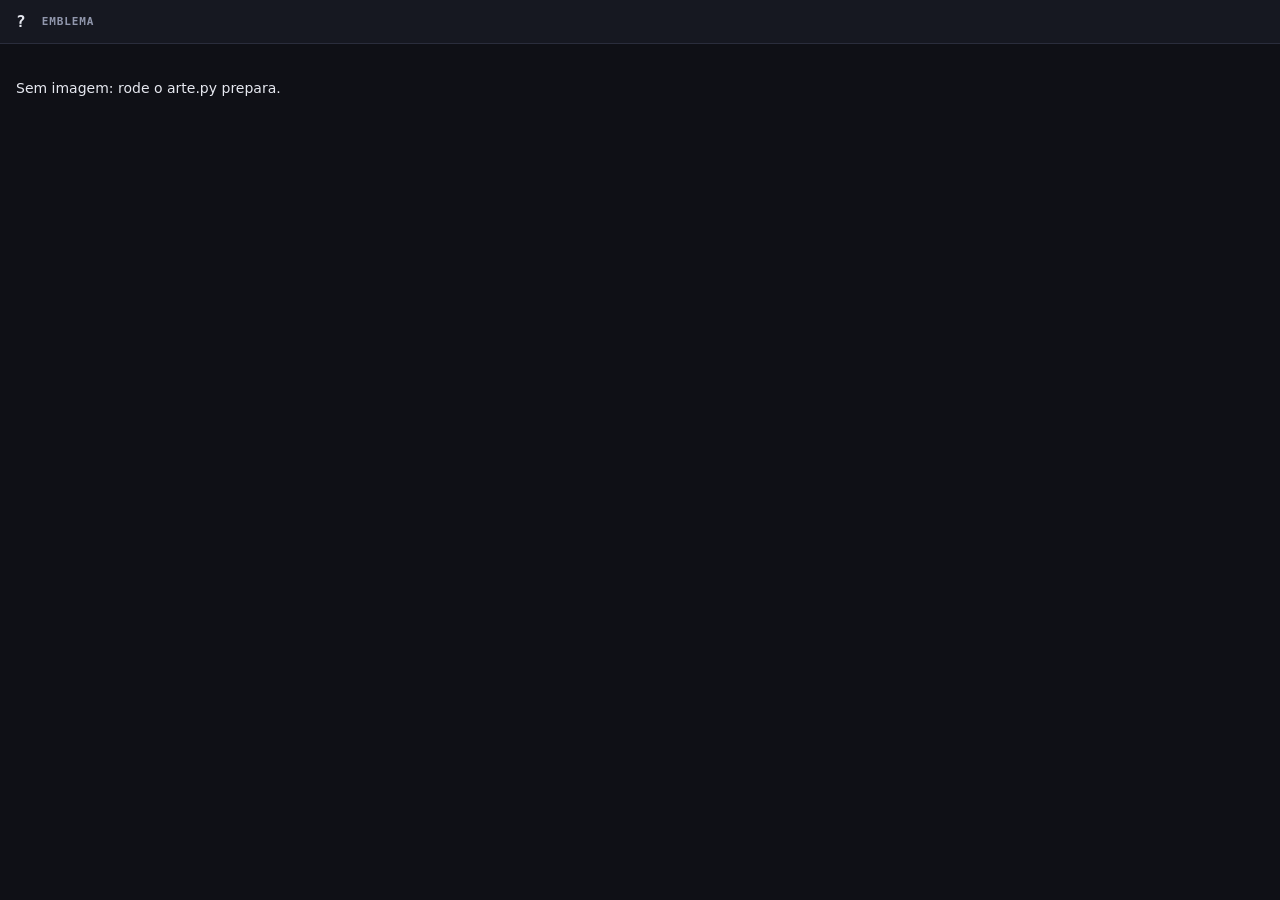
<file: docs/lojas/arte/bancada.html>
<!doctype html>
<html lang="pt-BR">
<meta charset="utf-8">
<meta name="viewport" content="width=device-width, initial-scale=1">
<!-- bancada da fila de arte: testa uma imagem num pedaço do jogo, sem o jogo inteiro; no topo, a ficha do item (itens.js). Aberta pelo link que o arte.py imprime
     (?id=…&tipo=tira|borda|moldura|cursor|emblema|carimbo|efeito|textura&cor=hex&img=entrada/ID/pronto-1.png,…) -->
<title>Bancada de arte</title>
<link rel="stylesheet" href="licenca.css">
<style>
:root{color-scheme:dark;--bg:#0F1016;--panel:#161821;--card:#1B1D28;--line:#2A2D3C;--txt:#E6E8F0;--dim:#9197AD;--amb:#E0AF68;--red:#F7768E;--track:#252838;
  --f-ui:Inter,system-ui,-apple-system,"Segoe UI",sans-serif;--f-mono:"JetBrains Mono",ui-monospace,Menlo,monospace;--f-hud:"Chakra Petch",var(--f-ui)}
*{box-sizing:border-box}
[hidden]{display:none!important}
body{margin:0;background:var(--bg);color:var(--txt);font:14px/1.45 var(--f-ui)}
header{display:flex;flex-wrap:wrap;align-items:center;gap:10px 16px;padding:12px max(16px,env(safe-area-inset-left,0px));border-bottom:1px solid var(--line);background:var(--panel);position:sticky;top:0;z-index:5}
header h1{margin:0;font:700 16px var(--f-mono)}
header .tipo{font:600 11px var(--f-mono);letter-spacing:.08em;text-transform:uppercase;color:var(--dim)}
header button{font:600 13px var(--f-ui);color:var(--txt);background:var(--card);border:1px solid var(--line);border-radius:6px;padding:5px 12px;cursor:pointer}
header button[aria-pressed="true"]{background:var(--txt);color:var(--bg)}
header label{display:flex;align-items:center;gap:6px;font-size:12.5px;color:var(--dim)}
header output{font:600 12px var(--f-mono);color:var(--txt);min-width:3.5em}
main{padding:20px max(16px,env(safe-area-inset-left,0px));display:grid;gap:22px}
h2{margin:0 0 8px;font:600 12px var(--f-mono);color:var(--dim);letter-spacing:.06em;text-transform:uppercase}
.linha{display:flex;flex-wrap:wrap;gap:22px;align-items:center}
/* tinta: o branco do desenho pega a cor, o contorno escuro fica (multiplica) e a forma recorta */
.tn{background:var(--u) var(--pos,center)/var(--tam,contain) var(--rep,no-repeat),var(--c);background-blend-mode:multiply;
  -webkit-mask:var(--u) var(--pos,center)/var(--tam,contain) var(--rep,no-repeat);mask:var(--u) var(--pos,center)/var(--tam,contain) var(--rep,no-repeat)}
.pura{background:var(--u) var(--pos,center)/var(--tam,contain) var(--rep,no-repeat)}
.faixa{--rep:repeat-x;--pos:0 center;--tam:auto 100%;width:100%}
.barra{width:min(420px,100%);height:var(--h);background:var(--track);border-radius:99px;overflow:hidden}
.barra > i{display:block;height:100%;width:64%;--rep:repeat-x;--pos:0 center;--tam:auto 100%;animation:vai 2.4s ease-in-out infinite alternate}
@keyframes vai{from{background-position:0 center,0 0;-webkit-mask-position:0 center;mask-position:0 center}to{background-position:-46px center,0 0;-webkit-mask-position:-46px center;mask-position:-46px center}}
.card{background:var(--card);border-radius:4px;padding:16px 18px;color:var(--txt)}
.card small{display:block;color:var(--dim);font-size:12.5px}
.bord{border-style:solid;border-width:var(--bw,var(--esp));border-image:var(--u) var(--fatia) / var(--esp) round;padding:calc(16px + var(--rec,0px)) calc(18px + var(--rec,0px))}
.palco{position:relative;height:min(62vh,520px);background:#000;border-radius:8px;overflow:hidden;cursor:none}
.palco .dica{position:absolute;left:16px;bottom:12px;font:12px var(--f-mono);color:#555}
/* cursor com física (ficha com fisica): a tela é maior, para o fio esticar e o ioiô andar no chão */
.palco.fis{height:min(74vh,640px);user-select:none;-webkit-user-select:none;touch-action:none}
.palco .est{position:absolute;right:16px;top:12px;font:12px var(--f-mono);color:#666;text-align:right}
.dica-fis{margin:0 0 10px;font:12px/1.6 var(--f-mono);color:var(--dim)}  /* fora da tela preta: as bordas e o chão são do cursor */
.prev{display:block}
.cur{position:absolute;left:0;top:0;width:var(--s);height:var(--s);pointer-events:none;transform-origin:0 0;transition:transform .12s}
.cur.pop{transform:scale(.8)}
.box{position:absolute;left:50%;top:50%;transform:translate(-50%,-50%);width:min(380px,86%);display:flex;align-items:center;gap:12px;background:var(--card);border:1px solid var(--line);border-radius:10px;padding:14px 16px;cursor:default}
.box button{width:26px;height:26px;border-radius:50%;border:2px solid var(--amb);background:none;cursor:pointer;flex:none}
.box.feito button{background:var(--amb)}
.box.feito span{text-decoration:line-through;color:var(--dim)}
.fx{position:absolute;width:140px;height:140px;left:50%;top:50%;margin:-70px 0 0 -70px;pointer-events:none;opacity:0}
.fx.vai{animation:fx 1.1s cubic-bezier(.2,.9,.3,1.2) forwards}
@keyframes fx{0%{opacity:0;transform:scale(.2) rotate(-12deg)}25%{opacity:1;transform:scale(1.15) rotate(4deg)}45%{transform:scale(1) rotate(0)}100%{opacity:0;transform:translateY(-90px) scale(.9)}}
/* licença de verdade (licenca.css vem do jogo): o emblema entra na caixa branca, o carimbo vai por cima, como tinta */
.lic-w{width:min(520px,100%)} .lic-w .tt-lic{width:100%}
.lic-w .foto{width:58%;aspect-ratio:1;background:url('../../../web/a/killua-3.png') center/cover}
.lic-w .emb > div{width:100%;aspect-ratio:1}
.lic-w .emb.sem{background:none;padding:0;width:70%}  /* o emblema dispensa a caixa branca (a aranha já tem borda clara) */
.lic-w .emb.rei{background:linear-gradient(160deg,#2A2140,#141418);box-shadow:0 0 0 .5cqw #E8C35A}
.lic-w .carimbo{position:absolute;right:4cqw;bottom:4cqw;width:30cqw;aspect-ratio:1;transform:rotate(-10deg);mix-blend-mode:multiply;z-index:2}
/* estojo fatiado em 9 (border-image) por cima da borda que a licença já tem: os cantos encolhem, os lados esticam */
.lic-w .tt-lf{position:relative}
.lic-w .estojo{position:absolute;inset:calc(-1px - var(--fora));border-style:solid;border-width:var(--esp);border-image:var(--u) var(--fatia) / var(--esp) stretch;pointer-events:none;z-index:3}
/* ou a imagem inteira por cima da licença, do tamanho dela (arte feita na proporção da licença, como os SVGs do estojo) */
.lic-w .estojo.inteira{inset:-1px;border:0;border-image:none;background:var(--u) 0 0/100% 100% no-repeat}
.claro{background:#F4F5F9;border-radius:8px;padding:14px}
/* placar do grupo (emblema ao lado do nome, do tamanho da letra), escuro e claro, com o ♠ de texto de hoje para comparar */
.plac{display:grid;gap:2px;width:min(340px,100%);background:#171A23;border-radius:8px;padding:8px;color:#E6E8EE;font-family:var(--f-ui)}
.plac.cl{background:#F4F5F9;color:#1D2030}
.plac .l{display:flex;align-items:center;gap:7px;padding:4px 8px;border-radius:6px}
.plac .l.eu{background:rgba(224,175,104,.1)}
.plac em{font-style:normal;color:#8A90A2;width:1.1em;font-variant-numeric:tabular-nums}
.plac b{margin-left:auto;font-weight:600;font-variant-numeric:tabular-nums}
.plac .e{width:1.1em;height:1.1em;flex:none;background:var(--u) center/contain no-repeat}
.plac .e.m{background:currentColor;-webkit-mask:var(--u) center/contain no-repeat;mask:var(--u) center/contain no-repeat}  /* ♠ e ♣ na cor do texto */
.plac .t{font-style:normal;color:#E0AF68}
.ficha .fi{display:flex;flex-wrap:wrap;gap:18px 26px;align-items:flex-start}
.ficha .fi-t{flex:1 1 280px;max-width:520px;display:grid;gap:8px}
.ficha .fi-t b{font:700 17px var(--f-ui)}
.ficha .fi-t > span{font:600 12px var(--f-mono);color:var(--dim)}
.ficha p{margin:0}.ficha p i{font-style:normal;font:600 11px var(--f-mono);letter-spacing:.06em;text-transform:uppercase;color:var(--amb)}
.ficha .aviso{color:var(--dim);font-size:12.5px}
.ficha figure{margin:0;display:grid;gap:6px}.ficha figure img{display:block;max-width:min(380px,100%);border-radius:8px;border:1px solid var(--line)}
.ficha figcaption{font:12px var(--f-mono);color:var(--dim)}
.mold{position:relative;width:min(360px,100%);aspect-ratio:1.6}
.mold .dentro{position:absolute;inset:16%;background:#13213A;border-radius:6px;display:grid;place-items:center;color:#9FB2CF;font:600 12px var(--f-mono)}
.mold .pura{position:absolute;inset:0}
.tex{height:360px;border-radius:8px;display:grid;place-items:center;background:var(--u) 0 0/256px 256px repeat}
@media (prefers-reduced-motion:reduce){.barra > i,.fx.vai{animation:none}.fx.vai{opacity:1}}
</style>
<header>
  <h1 id="nome">—</h1><span class="tipo" id="tipo"></span>
  <span id="vars"></span>
  <label id="ctl-cor" hidden><input type="checkbox" id="usa-cor" checked> com a cor do teste</label>
  <span id="extra"></span>
</header>
<main id="main"></main>
<script src="itens.js"></script>
<script>
const Q = new URLSearchParams(location.search);
const ID = Q.get('id') || '?', TIPO = Q.get('tipo') || 'emblema', IMGS = (Q.get('img') || '').split(',').filter(Boolean);
const COR = Q.get('cor') ? '#' + Q.get('cor') : '';
// item feito em código: a ficha diz qual (fisica:'NOME', em PASTA/NOME.js, pasta = cursores ou a da ficha; o módulo se
// registra em CURSORES.NOME); o desenho é em código, sem imagem. O módulo traz titulo, dica, controles [{k, rot, min, max,
// un, padrao}] e previas(el, cfg), que monta as seções de prévias com as classes desta página (section, h2, .linha,
// .claro); o cursor traz também liga(palco, cfg) → {ajusta, legenda, desliga}, e só com ele a tela preta aparece
let FISICA = '', fis = null, comControles = false;
let atual = 0;
document.getElementById('nome').textContent = ID;
document.getElementById('tipo').textContent = TIPO;
document.title = 'Bancada · ' + ID;
const main = document.getElementById('main');
const esc = s => String(s).replace(/[&<>"]/g, c => ({'&': '&amp;', '<': '&lt;', '>': '&gt;', '"': '&quot;'}[c]));
// ficha do item (itens.js): de qual item da vitrine é a arte, e como ele é hoje (foto do card, tirada pelo hoje.mjs)
const FICHA = (typeof ITENS !== 'undefined' && ITENS[ID]) || null;
if(FICHA) document.title = 'Bancada · ' + FICHA.nome;
if(FICHA && FICHA.fisica) FISICA = FICHA.fisica;
// a licença hunter como no jogo (mesma marcação da vitrine), com o emblema e o carimbo que se quer testar
const EMBLEMA = '<svg viewBox="0 0 120 70" aria-hidden="true"><path d="M60 10 L84 35 L60 60 L36 35 Z" fill="#C8102E"/><path d="M12 10 L60 60 M60 10 L12 60 M60 10 L108 60 M108 10 L60 60" stroke="#141418" stroke-width="7" fill="none"/><path d="M3 10 H23 M50 10 H70 M97 10 H117 M3 60 H23 M50 60 H70 M97 60 H117" stroke="#141418" stroke-width="3.5"/></svg>';
const licenca = (emb, car, placa = '') => `<div class="lic-w"><div class="tt-lic"><div class="tt-lf"><div class="in">
  <div class="topo"><div class="emb ${placa}">${emb}</div><i class="foto"></i></div>
  <div class="azul"><div class="faixa">TORRE TRICK · T1</div><div class="nomebox"><span>KILLUA</span></div>
  <div class="lls"><span>Nº <b>0012 2026 4817</b></span><span><b>2º</b> NO GERAL</span><span>SEQ. <b>14</b></span></div></div></div>${car}</div></div></div>`;
function ficha(){
  if(!FICHA) return '';
  const f = FICHA, v = f.vit;
  const foto = v ? `<figure><img src="${encodeURI('hoje/' + v.arq + '-' + v.id + '.png')}" alt="card de ${esc(f.nome)} na vitrine" onerror="this.closest('figure').remove()"><figcaption>o card na vitrine ${v.arq === 'masadora' ? 'da Masadora' : 'da Associação'}, como é hoje</figcaption></figure>` : '';
  return `<section class="ficha"><h2>de qual item é esta arte</h2><div class="fi"><div class="fi-t"><b>${esc(f.nome)}</b><span>${esc(f.loja)} · ${esc(f.onde)}</span>
    <p><i>Como é hoje</i><br>${esc(f.hoje)}</p><p><i>A arte nova</i><br>${esc(f.arte)}</p>
    <p class="aviso">O que a fila gera é só o desenho das variações. O resto da página (licença, tamanhos, card do Killua, barras…) é pedaço de teste para julgar o desenho em uso; nada disso vai para o jogo.</p></div>${foto}</div></section>`;
}
const url = () => `url('${encodeURI(IMGS[atual])}')`;
const usaCor = () => COR && document.getElementById('usa-cor').checked;
const pinta = (cor) => usaCor() || cor ? `class="tn" style="--u:${url()};--c:${cor || COR}` : `class="pura" style="--u:${url()}`;
if(COR) document.getElementById('ctl-cor').hidden = false;
document.getElementById('usa-cor').onchange = () => desenha();

// variações: 1, 2, 3…
const vars = document.getElementById('vars');
IMGS.forEach((_, i) => { const b = document.createElement('button'); b.textContent = 'variação ' + (i + 1); b.setAttribute('aria-pressed', String(i === 0));
  b.onclick = () => { atual = i; vars.querySelectorAll('button').forEach((x, j) => x.setAttribute('aria-pressed', String(j === i))); desenha(); }; vars.append(b); });

// controles que só a borda e o cursor usam
const st = {esp: 16, fatia: 12, s: 40, rec: 0, por: false};
function controle(k, rot, min, max, un, muda = desenha){
  const l = document.createElement('label'); l.innerHTML = `${rot} <input type="range" id="c-${k}" min="${min}" max="${max}" value="${st[k]}"> <output>${st[k]}${un}</output>`;
  l.querySelector('input').oninput = e => { st[k] = +e.target.value; l.querySelector('output').textContent = st[k] + un; muda(); };
  document.getElementById('extra').append(l);
}
if(TIPO === 'borda' && !FISICA){   // a borda feita em código traz os próprios controles
  controle('esp', 'espessura', 4, 28, 'px'); controle('fatia', 'fatia', 4, 40, '%'); controle('rec', 'campo recuado', 0, 24, 'px');
  const l = document.createElement('label'); l.innerHTML = '<input type="checkbox" id="por-cima"> corrente sobre o campo';
  l.querySelector('input').onchange = e => { st.por = e.target.checked; desenha(); }; document.getElementById('extra').append(l);
}
if(TIPO === 'cursor' && !FISICA) controle('s', 'tamanho', 20, 72, 'px');
if(TIPO === 'moldura'){
  Object.assign(st, {esp: 11, fatia: 20, fora: 0, inteira: Q.get('inteira') === '1'});
  const l = document.createElement('label'); l.innerHTML = `<input type="checkbox" ${st.inteira ? 'checked' : ''}> camada inteira (sem fatiar)`;
  l.querySelector('input').onchange = e => { st.inteira = e.target.checked; desenha(); }; document.getElementById('extra').append(l);
  controle('esp', 'espessura', 4, 40, 'px'); controle('fatia', 'fatia', 4, 45, '%'); controle('fora', 'cantos para fora', 0, 16, 'px');
}

function desenha(){
  if(FISICA){ desenhaFisica(); return; }
  if(!IMGS.length){ main.innerHTML = '<p>Sem imagem: rode o arte.py prepara.</p>'; return; }
  const u = url(), h = [];
  if(TIPO === 'tira'){
    h.push(`<section><h2>repetida · 48 · 24 · 14 px</h2><div style="display:grid;gap:14px">${[48,24,14].map(x => `<div class="faixa pura" style="--u:${u};height:${x}px"></div>`).join('')}</div></section>`);
    h.push(`<section><h2>barra de XP e vida do chefão (indo e voltando)</h2><div style="display:grid;gap:14px">
      <div class="barra" style="--h:12px"><i class="tn" style="--u:${u};--c:var(--amb)"></i></div>
      <div class="barra" style="--h:16px"><i class="tn" style="--u:${u};--c:var(--red)"></i></div>
      <div class="barra" style="--h:12px"><i class="pura" style="--u:${u}"></i></div></div></section>`);
  } else if(TIPO === 'borda'){
    const b = `--u:${u};--esp:${st.esp}px;--fatia:${st.fatia}%;--rec:${st.rec}px;--bw:${st.por ? Math.round(st.esp * .35) : st.esp}px`;
    h.push(`<section><h2>cards de tamanhos diferentes (espessura e fatia até os cantos encaixarem; "campo recuado" afasta o conteúdo da corrente; "corrente sobre o campo" deixa a corrente invadir o campo em vez de ser cortada por ele)</h2><div class="linha" style="align-items:flex-start">
      <div class="card bord" style="${b};width:min(420px,100%)"><b>Perfil</b><small>Andar 199 · 2.378 XP na temporada</small><small>faltam 14 XP para o 200</small></div>
      <div class="card bord" style="${b};width:260px"><b>Quanto vale</b><small>até +23 XP</small></div>
      <div class="card bord" style="${b};width:200px;height:220px"><b>Chefões</b><small>ARQ1 · 86%</small><small>BD · 87%</small></div></div></section>`);
  } else if(TIPO === 'cursor'){
    h.push(`<section><h2>mexa o mouse na tela preta · clique</h2><div class="palco" id="palco"><div class="cur" id="cur" style="--s:${st.s}px"><div ${pinta()};width:100%;height:100%"></div></div><span class="dica">a ponta do cursor é o canto de cima à esquerda da imagem</span></div></section>`);
    h.push(`<section><h2>48 · 32 · 24 px</h2><div class="linha">${[48,32,24].map(x => `<div ${pinta()};width:${x}px;height:${x}px"></div>`).join('')}</div></section>`);
  } else if(TIPO === 'efeito'){
    h.push(`<section><h2>conclua a tarefa (clique no círculo; de novo para repetir)</h2><div class="palco" style="cursor:default"><div class="box" id="box"><button type="button" aria-label="concluir"></button><span>Ler o que são X.25, Frame Relay e ATM</span></div><div class="fx" id="fx"><div ${pinta()};width:100%;height:100%"></div></div></div></section>`);
    h.push(`<section><h2>128 · 64 · 32 px</h2><div class="linha">${[128,64,32].map(x => `<div ${pinta()};width:${x}px;height:${x}px"></div>`).join('')}</div></section>`);
  } else if(TIPO === 'moldura'){
    if(/^(lic|lg)-/.test(ID)) h.push(`<section><h2>na licença do jogo (520 px): o desenho é fatiado em 9, os cantos encolhem e os lados esticam. Com 11 px o estojo ocupa só a borda que a licença já tem; mais grosso que isso começa a tampar o conteúdo; "cantos para fora" deixa o estojo crescer para fora da licença em vez de para dentro. Com "camada inteira", a imagem entra do tamanho da licença, sem fatiar</h2>${licenca(EMBLEMA, `<i class="estojo${st.inteira ? ' inteira' : ''}" style="--u:${u};--esp:${st.esp}px;--fatia:${st.fatia}%;--fora:${st.fora}px"></i>`).replace('class="tt-lic"', ID === 'lic-ouro' ? 'class="tt-lic tl-est-ouro"' : 'class="tt-lic"')}</section>`);
    h.push(`<section><h2>a imagem inteira, esticada em volta de um retângulo</h2><div class="mold"><div class="dentro">LICENÇA HUNTER</div><div class="pura" style="--u:${u};--tam:100% 100%"></div></div></section>`);
  } else if(TIPO === 'textura'){
    h.push(`<section><h2>fundo repetido, com um card por cima</h2><div class="tex" style="--u:${u}"><div class="card" style="width:min(320px,90%)"><b>Lista</b><small>Ler o que são X.25, Frame Relay e ATM</small></div></div></section>`);
  } else {
    if(TIPO === 'carimbo') h.push(`<section><h2>na licença (girado, como tinta)</h2>${licenca(EMBLEMA, `<div class="carimbo"><div ${pinta()};width:100%;height:100%"></div></div>`)}</section>`);
    if(TIPO === 'emblema' && /^(lic|lg)-/.test(ID)){ const pl = (FICHA && FICHA.placa) || ''; h.push(`<section><h2>na licença, no lugar do emblema hunter${pl === 'sem' ? ' (sem a caixa branca)' : pl === 'rei' ? ' (na placa escura do Rei, como no jogo)' : ''}</h2>${licenca(`<div ${pinta()}"></div>`, '', pl)}</section>`); }
    if(TIPO === 'emblema' && /^naipe-/.test(ID)){
      // o conjunto da mesma versão (clássico ou afiado) com o coringa, como fica nos placares
      const base = IMGS[atual], pasta = base.slice(0, base.lastIndexOf('/') + 1), estilo = (base.match(/(classico|afiado)-/) || [, 'classico'])[1];
      const conj = [...['espadas', 'copas', 'ouros', 'paus'].map(s => `${pasta}${estilo}-${s}.svg`), `${pasta}coringa.svg`];
      const nomes = ['Killua', 'Gon', 'Kurapika', 'Leorio', 'Hisoka'], pts = ['1.920', '1.840', '1.611', '1.402', '0'];
      const placar = (px, cl) => `<div class="plac ${cl ? 'cl' : ''}" style="font-size:${px}px">` + conj.map((u, i) =>
        `<div class="l ${u === base ? 'eu' : ''}"><em>${i + 1}</em><i class="e ${/(espadas|paus)\.svg$/.test(u) ? 'm' : ''}" style="--u:url('${encodeURI(u)}')"></i><span>${nomes[i]}${i === 4 ? ' (descanso)' : ''}</span><b>${pts[i]}</b></div>`).join('')
        + `<div class="l"><em>·</em><i class="t">♠</i><span>hoje (texto)</span><b></b></div></div>`;
      h.push(`<section><h2>nos placares, do tamanho da letra (14 e 16 px), no escuro e no claro · conjunto ${estilo}</h2><div class="linha" style="align-items:flex-start">${placar(14)}${placar(16)}${placar(14, 1)}${placar(16, 1)}</div></section>`);
    }
    const tam = [128,64,48,32].map(x => `<div ${pinta()};width:${x}px;height:${x}px"></div>`).join('');
    h.push(`<section><h2>128 · 64 · 48 · 32 px, no escuro e no claro</h2><div class="linha">${tam}</div><div class="linha claro" style="margin-top:12px">${tam}</div></section>`);
    h.push(`<section><h2>no card</h2><div class="card" style="display:flex;gap:14px;align-items:center;width:min(360px,100%)"><div ${pinta()};width:44px;height:44px;flex:none"></div><div><b>Killua</b><small>2º da semana · 1.840</small></div></div></section>`);
  }
  main.innerHTML = ficha() + h.join('');
  liga();
}

// cursor com física: a tela preta com o cursor de verdade, e as prévias paradas que o módulo monta
function desenhaFisica(){
  if(fis){ fis.desliga(); fis = null; }
  const M = (window.CURSORES && CURSORES[FISICA]) || (window.TRANSICOES && TRANSICOES[FISICA]);
  if(!M){
    // a ficha pode pedir scripts de apoio antes (antes:['transicoes/base.js']), carregados na ordem
    const carrega = src => new Promise(ok => { const s = document.createElement('script'); s.src = src; s.onload = ok; document.head.append(s); });
    (async () => { for(const a of FICHA.antes || []) await carrega(a); await carrega(`${FICHA.pasta || 'cursores'}/${FISICA}.js`); desenhaFisica(); })();
    return;
  }
  if(!comControles){
    // mexem no cursor ao vivo, sem refazer a página (o que está na tela continua onde está)
    comControles = true;
    (M.controles || []).forEach(c => { st[c.k] = c.padrao; controle(c.k, c.rot, c.min, c.max, c.un, () => { fis && fis.ajusta(st); M.previas && M.previas(document.getElementById('prev'), st); }); });
  }
  if(!M.liga){
    main.innerHTML = ficha() + `<p class="dica-fis">${M.dica || ''}</p><div id="prev" style="display:grid;gap:22px"></div>`;
    M.previas(document.getElementById('prev'), st); return;
  }
  main.innerHTML = ficha() + `<section><h2>${M.titulo}</h2><p class="dica-fis">${M.dica}</p><div class="palco fis" id="palco"><span class="est" id="est"></span></div></section><div id="prev" style="display:grid;gap:22px"></div>`;
  fis = M.liga(document.getElementById('palco'), st);
  if(M.previas) M.previas(document.getElementById('prev'), st);
  const est = document.getElementById('est');
  const mostra = () => { if(!document.body.contains(est)) return; est.textContent = fis.legenda(); setTimeout(mostra, 120); };
  mostra();
}

function liga(){
  const palco = document.getElementById('palco'), cur = document.getElementById('cur');
  if(palco && cur){
    let x = 60, y = 60, tx = 60, ty = 60;
    palco.onmousemove = e => { const r = palco.getBoundingClientRect(); tx = e.clientX - r.left; ty = e.clientY - r.top; };
    palco.onmousedown = () => cur.classList.add('pop'); palco.onmouseup = () => cur.classList.remove('pop');
    const passo = t => { if(!document.body.contains(cur)) return; x += (tx - x) * .5; y += (ty - y) * .5;
      cur.style.translate = `${x}px ${y}px`; cur.style.rotate = `${Math.sin(t / 500) * 4}deg`; requestAnimationFrame(passo); };
    requestAnimationFrame(passo);
  }
  const box = document.getElementById('box'), fx = document.getElementById('fx');
  if(box && fx) box.querySelector('button').onclick = () => { box.classList.toggle('feito'); fx.classList.remove('vai'); void fx.offsetWidth; if(box.classList.contains('feito')) fx.classList.add('vai'); };
}
desenha();
</script>
</file>
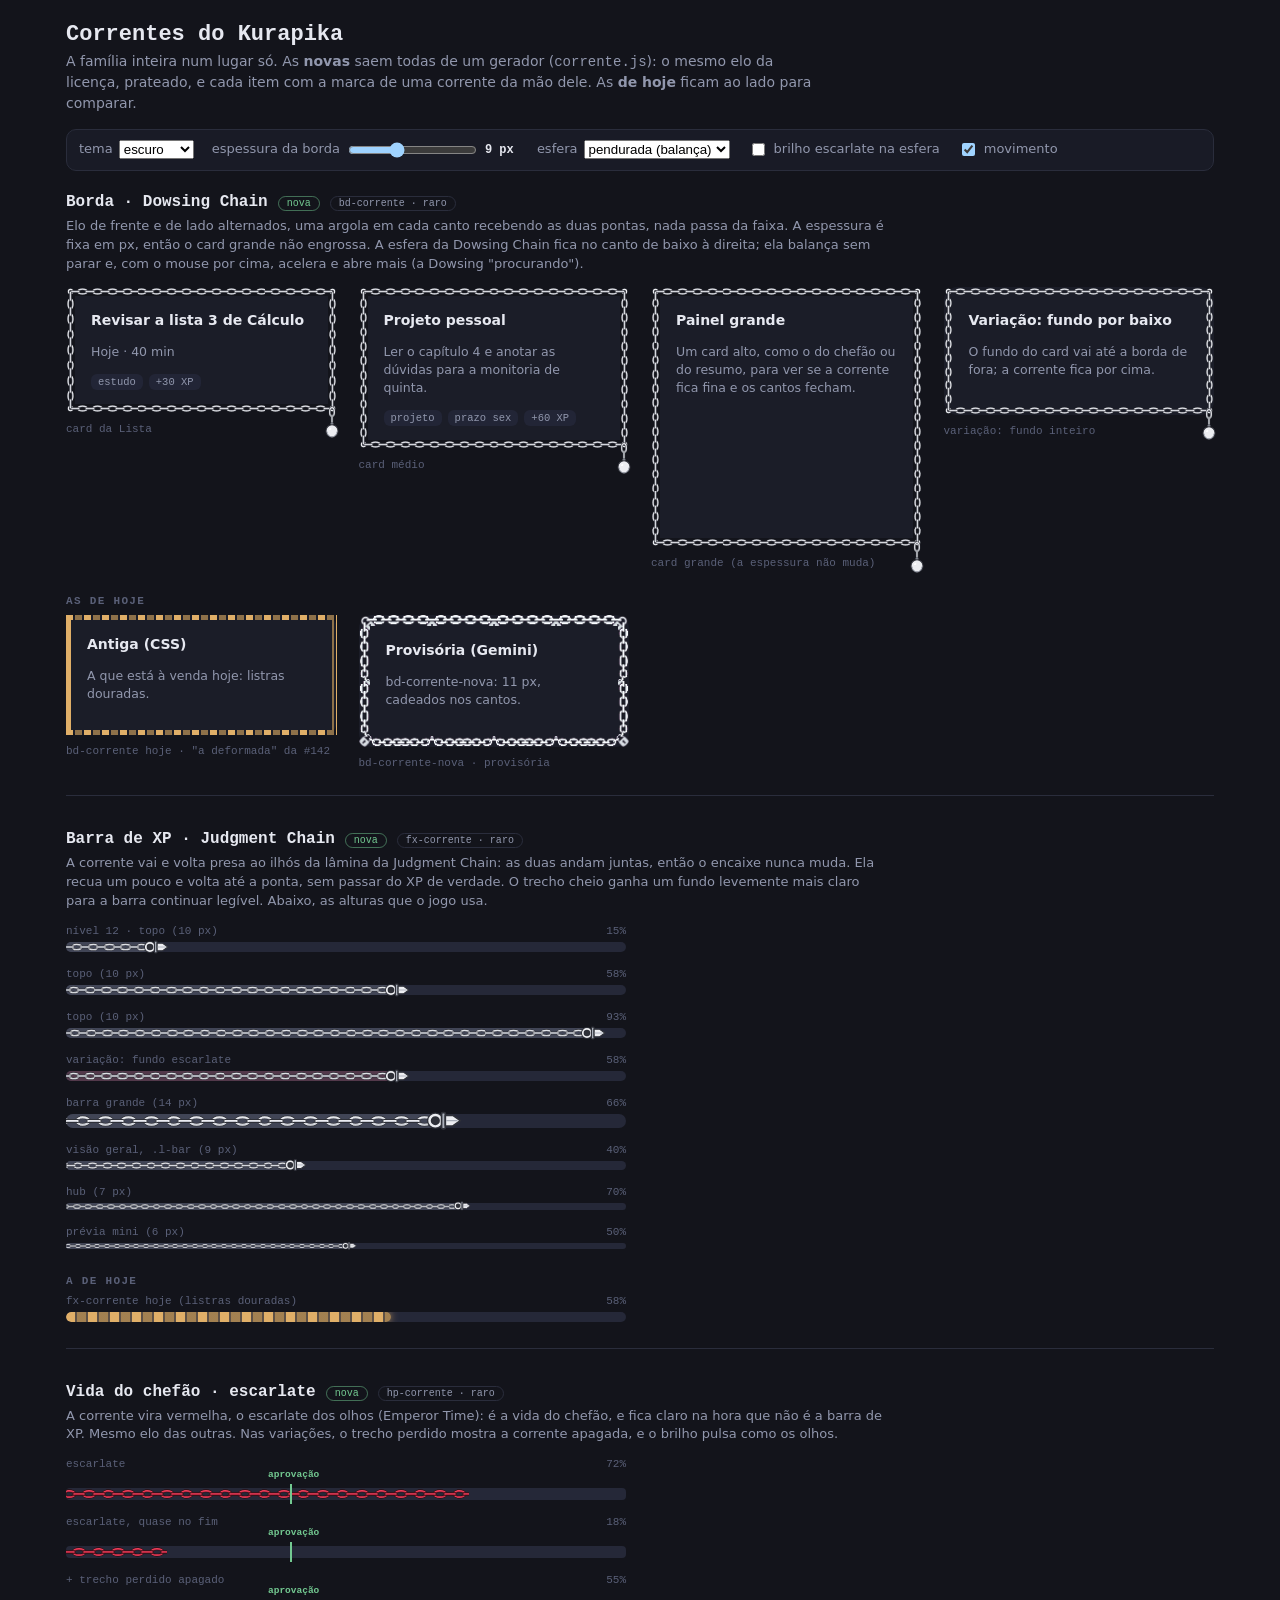
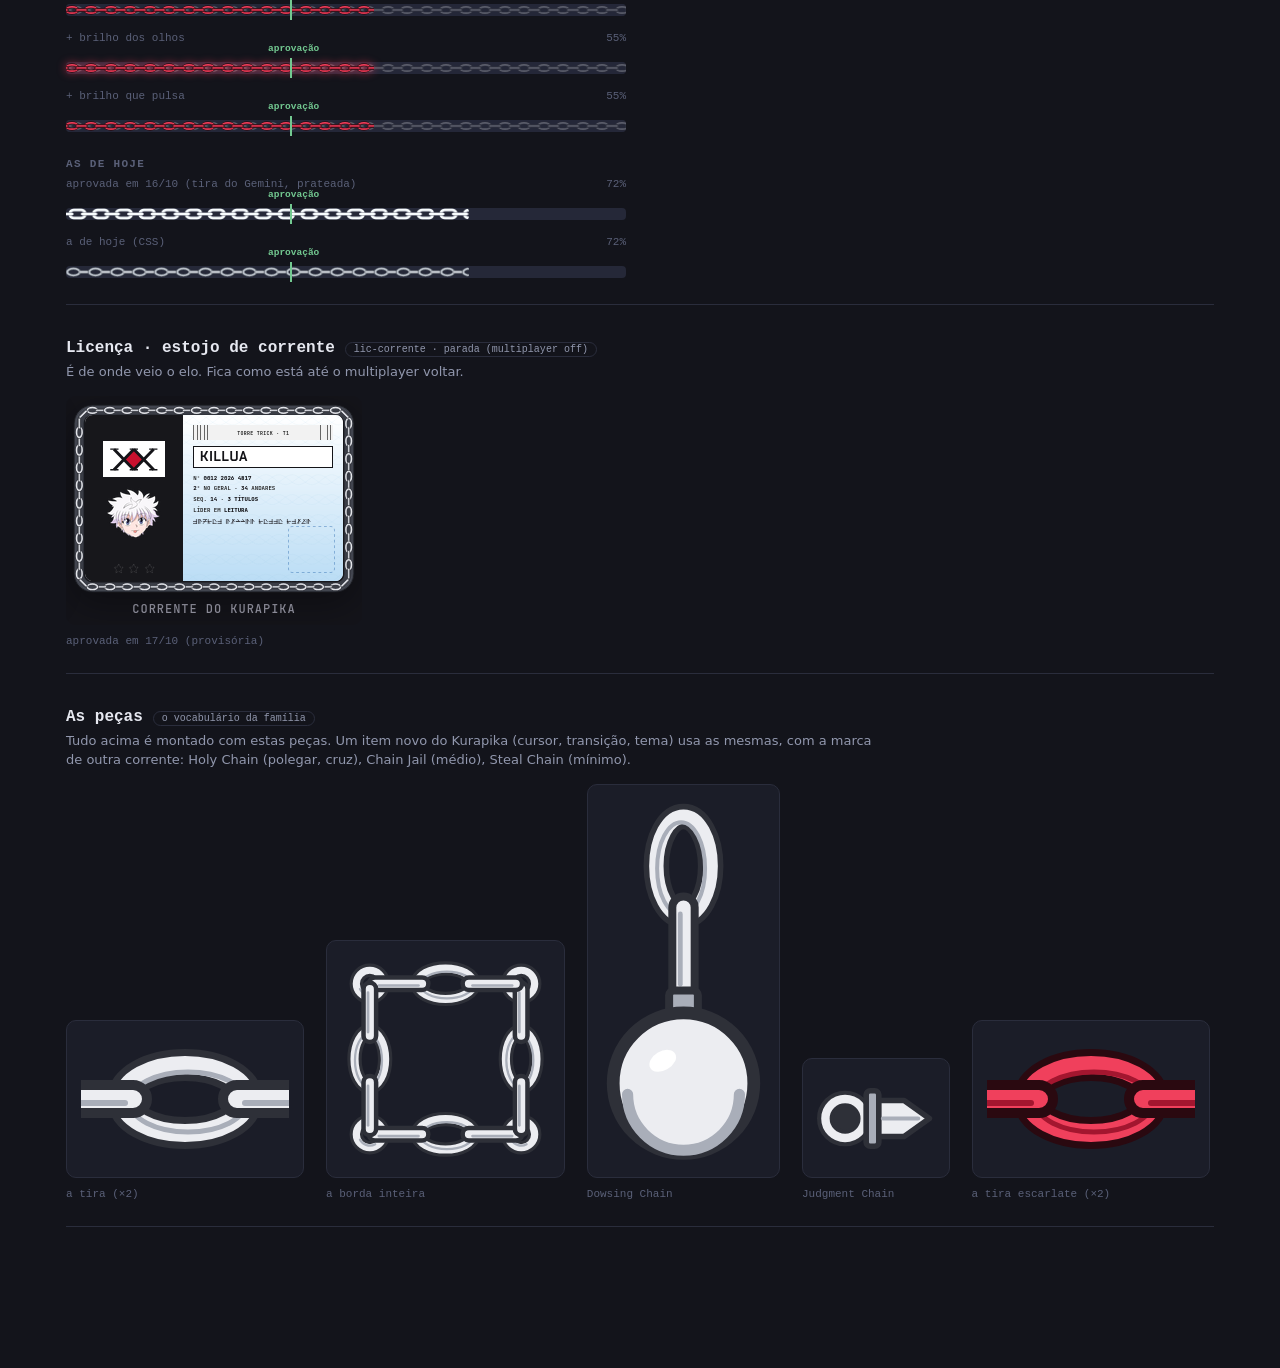
<file: docs/lojas/arte/correntes/vitrine.html>
<!doctype html>
<html lang="pt-BR">
<head>
<meta charset="utf-8">
<meta name="viewport" content="width=device-width,initial-scale=1">
<title>Correntes do Kurapika</title>
<!-- Vitrine de avaliação (#134, #142): todas as correntes da família lado a lado, a nova (do corrente.js) e as de hoje.
     Abre direto do disco (file://). Não é do jogo: ao aprovar, o corrente.js vai para web/arte/ e o CSS para o web/arte.js. -->
<style>
:root{
  --bg:#13141B;--panel:#1B1D28;--panel2:#222536;--ink:#E6E8F0;--soft:#9197AD;--faint:#5A6078;--hair:#2A2D3C;--track:#252838;
  --red:#F7768E;--amb:#E0AF68;--grn:#73C991;--volt:#9FD3FF;--aura:#B4A0FF;
  --f-mono:"JetBrains Mono",ui-monospace,Menlo,Consolas,monospace;--f-hud:"Chakra Petch","JetBrains Mono",ui-monospace,monospace;
  --bw:9px;--esc:0}
:root[data-tema="claro"]{color-scheme:light;--bg:#F4F5F9;--panel:#FFFFFF;--panel2:#F3F4FA;--ink:#1B1E2E;--soft:#5B6180;--faint:#989EB6;--hair:#E1E4EE;--track:#E8EAF2;--red:#D6455D;--amb:#B7812A;--grn:#2F8A55;--volt:#1F78C8;--aura:#6B4FD8}
:root[data-tema="kurapika"]{--bg:#140D12;--panel:#1D1219;--panel2:#261822;--ink:#F6EAF0;--soft:#B49BA8;--faint:#76606C;--hair:#3A2632;--track:#2E1E28;--red:#FF3D5E;--amb:#F5C26B;--grn:#7DD8A4;--volt:#FF4D6D;--aura:#F5C26B}
*{box-sizing:border-box}
body{margin:0;background:var(--bg);color:var(--ink);font:14px/1.45 system-ui,sans-serif}
main{max-width:1180px;margin:0 auto;padding:22px 16px 80px}
h1{font:700 22px var(--f-hud);margin:0 0 4px}
h2{font:700 16px var(--f-hud);margin:0}
.sub{color:var(--soft);margin:0 0 16px;max-width:760px}
.cap{font:600 11px var(--f-mono);color:var(--faint);letter-spacing:.12em;text-transform:uppercase;margin:0 0 8px}
.ctl{position:sticky;top:0;z-index:20;display:flex;flex-wrap:wrap;gap:10px 18px;align-items:center;padding:10px 12px;margin:0 0 22px;
  background:color-mix(in srgb,var(--panel) 92%,transparent);border:1px solid var(--hair);border-radius:10px;backdrop-filter:blur(6px);font-size:13px}
.ctl label{display:flex;gap:6px;align-items:center;color:var(--soft)}
.ctl select,.ctl input{accent-color:var(--volt)}
.ctl output{font:600 12px var(--f-mono);color:var(--ink);min-width:34px}
section{margin:0 0 34px;padding:0 0 26px;border-bottom:1px solid var(--hair)}
.hd{display:flex;gap:10px;align-items:baseline;flex-wrap:wrap;margin:0 0 6px}
.tag{font:500 10px var(--f-mono);border:1px solid var(--hair);border-radius:99px;padding:1px 8px;color:var(--soft)}
.tag.nova{color:var(--grn);border-color:color-mix(in srgb,var(--grn) 50%,transparent)}
.tag.hoje{color:var(--amb);border-color:color-mix(in srgb,var(--amb) 50%,transparent)}
.nota{color:var(--soft);font-size:13px;margin:0 0 14px;max-width:820px}
.grade{display:grid;grid-template-columns:repeat(auto-fill,minmax(260px,1fr));gap:26px 22px;align-items:start}
figure{margin:0} figcaption{font:500 11px var(--f-mono);color:var(--faint);margin-top:10px}

/* ---------- o card de mentira (como o .card do jogo) ---------- */
.card{background:var(--panel);border:1px solid var(--hair);border-radius:14px;padding:14px 16px;min-width:0}
.card .t{font-weight:600;margin:0 0 6px} .card .m{color:var(--soft);font-size:12.5px} .card .ln{display:flex;gap:6px;margin-top:10px;flex-wrap:wrap}
.card .ln span{font:500 10.5px var(--f-mono);color:var(--soft);background:var(--panel2);border-radius:6px;padding:2px 7px}
.card.alto{min-height:260px}

/* a borda nova: border-image do gerador; o fundo fica dentro da corrente */
.bd-nova{position:relative;border:var(--bw) solid transparent;border-image:var(--ch-borda) 64 / var(--bw) round;background-clip:padding-box;border-radius:calc(var(--bw) * .9)}
.bd-nova.solta{background-clip:border-box;border-radius:14px}
/* Dowsing Chain: o ponto (ax, ay) do desenho cai no centro da argola de baixo à direita (bw/2 de fora da caixa do conteúdo) */
.bd-nova[data-pend]::after{--u:calc(var(--bw) / 64);content:"";position:absolute;pointer-events:none;z-index:3;
  background:var(--ch-pend) 0 0/100% 100% no-repeat;width:calc(var(--pw) * var(--u));height:calc(var(--ph) * var(--u));
  right:calc(var(--bw) / -2 - var(--pw) * var(--u) / 2);top:calc(100% + var(--bw) / 2 - var(--pay) * var(--u));
  transform-origin:50% calc(var(--pay) * var(--u))}
@media (prefers-reduced-motion:no-preference){
  :root:not([data-mov="0"]) .bd-nova[data-pend]::after{animation:dows 1.6s ease-in-out infinite alternate}
  :root:not([data-mov="0"]) .bd-nova[data-pend]:hover::after{animation:dowsBusca .55s ease-in-out infinite alternate}
}
@keyframes dows{from{transform:rotate(-16deg)}to{transform:rotate(16deg)}}
@keyframes dowsBusca{from{transform:rotate(-26deg)}to{transform:rotate(26deg)}}

/* as de hoje, para comparar */
.bd-antiga{border:5px solid transparent;border-image:repeating-linear-gradient(90deg,var(--amb) 0 7px,transparent 7px 9px,color-mix(in srgb,var(--amb) 60%,var(--bg)) 9px 16px,transparent 16px 18px) 5}
.bd-png{border:11px solid transparent;border-image:url(../aprovadas/bd-corrente/bd-corrente.png) 12% / 11px round}

/* ---------- barras ---------- */
.xpbar{height:10px;border-radius:99px;background:var(--track);overflow:hidden;position:relative}
.xpbar > b{position:absolute;inset:0 auto 0 0;border-radius:inherit;background:linear-gradient(90deg,var(--aura),var(--volt));box-shadow:0 0 12px -2px var(--volt)}
.xpbar.h7{height:7px} .xpbar.h6{height:6px} .xpbar.h14{height:14px}
.l-bar{height:9px;border-radius:99px;background:var(--track);overflow:hidden} .l-bar i{display:block;height:100%;border-radius:inherit;background:var(--volt);position:relative}
.barras{display:grid;gap:16px;max-width:560px}
.barras .rot{display:flex;justify-content:space-between;font:500 11px var(--f-mono);color:var(--faint);margin:0 0 5px}
/* fx-corrente nova: a tira corre para a lâmina (Judgment Chain) na ponta */
.xp-nova > :is(b,i){--h:10px;--s:calc(var(--h) * 1.9 / 64);--ida:calc(var(--h) * .55);
  background:var(--ch-faixa) right 0 center/auto 100% repeat-x,color-mix(in srgb,var(--soft) 26%,var(--track));box-shadow:none}
.xp-nova.h7 > b{--h:7px} .xp-nova.h6 > b{--h:6px} .xp-nova.h14 > b{--h:14px} .xp-nova > i{--h:9px}
.xp-nova{overflow:visible} .xp-nova > i{overflow:visible}
/* a corrente fica presa pela ponta (alinhada à direita) e o ilhós da lâmina fica em cima do último elo: os dois andam juntos */
.xp-nova > :is(b,i)::after{content:"";position:absolute;left:calc(100% - var(--lix) * var(--s));top:50%;height:calc(var(--h) * 1.9);translate:0 -50%;
  width:calc(var(--lw) * var(--s));background:var(--ch-lamina) 0 0/100% 100% no-repeat}
.xp-nova.esc > :is(b,i){background:var(--ch-faixa) right 0 center/auto 100% repeat-x,color-mix(in srgb,var(--red) 22%,var(--track))}
@media (prefers-reduced-motion:no-preference){
  :root:not([data-mov="0"]) .xp-nova > :is(b,i){animation:chPuxa 1.5s ease-in-out infinite alternate}
  :root:not([data-mov="0"]) .xp-nova > :is(b,i)::after{animation:chPuxaL 1.5s ease-in-out infinite alternate}
}
/* ida e volta: recua um pouco e avança até a ponta de verdade (nunca passa do XP que a pessoa tem) */
@keyframes chPuxa{from{background-position:right 0 center,0 0}to{background-position:right var(--ida) center,0 0}}
@keyframes chPuxaL{from{transform:none}to{transform:translateX(calc(var(--ida) * -1))}}
.xp-antiga > b{background:repeating-linear-gradient(90deg,var(--amb) 0 9px,color-mix(in srgb,var(--amb) 30%,transparent) 9px 11px,color-mix(in srgb,var(--amb) 70%,var(--bg)) 11px 20px,color-mix(in srgb,var(--amb) 30%,transparent) 20px 22px);
  background-size:44px 100%;box-shadow:0 0 8px -1px var(--amb)}
@media (prefers-reduced-motion:no-preference){ :root:not([data-mov="0"]) .xp-antiga > b{animation:hjCorrente 1.1s linear infinite} }
@keyframes hjCorrente{to{background-position:44px 0}}

/* vida do chefão (.hp4 do jogo) */
.hp4{position:relative;height:12px;border-radius:4px;background:var(--track);overflow:visible;margin-top:18px}
.hp4 > b{position:absolute;inset:0 auto 0 0;border-radius:4px;background:var(--red)}
.hp4 > i{position:absolute;top:-4px;bottom:-4px;border-left:2px solid var(--grn)}
.hp4 > i::after{content:"aprovação";position:absolute;top:-15px;left:-24px;font:600 9.5px var(--f-mono);color:var(--grn);white-space:nowrap}
.hp-png > b{background:url(../aprovadas/corrente-tira/corrente-tira.png) 0 50%/auto 100% repeat-x}
.hp-nova > b{background:var(--ch-esc) right 0 center/auto 100% repeat-x}   /* presa pela ponta: a vida termina num elo inteiro */
.hp-brilho > b{filter:drop-shadow(0 0 4px color-mix(in srgb,#FF3D5E 70%,transparent))}
.hp-perdida{background:var(--ch-faixa) 0 50%/auto 100% repeat-x,var(--track)} .hp-perdida::before{content:"";position:absolute;inset:0;border-radius:inherit;background:color-mix(in srgb,var(--track) 72%,transparent)}
@media (prefers-reduced-motion:no-preference){
  :root:not([data-mov="0"]) .hp-pulsa > b{animation:hpPulsa 2.2s ease-in-out infinite}
}
@keyframes hpPulsa{50%{filter:drop-shadow(0 0 6px #FF3D5E) brightness(1.12)}}
.hp-antiga > b{background:url("data:image/svg+xml,%3Csvg xmlns='http://www.w3.org/2000/svg' width='22' height='14'%3E%3Cellipse cx='7.5' cy='7' rx='6.2' ry='4' fill='none' stroke='%23596069' stroke-width='3.2'/%3E%3Cellipse cx='7.5' cy='7' rx='6.2' ry='4' fill='none' stroke='%23B9BFC8' stroke-width='1.8'/%3E%3Crect x='12.5' y='5.6' width='10' height='2.8' rx='1.4' fill='%23D5D9DF' stroke='%23596069' stroke-width='.8'/%3E%3C/svg%3E") repeat-x left center/22px 100%}

.lic img{max-width:100%;border-radius:10px;display:block}
.pecas{display:flex;flex-wrap:wrap;gap:22px;align-items:flex-end}
.pecas div{background:var(--panel);border:1px solid var(--hair);border-radius:10px;padding:14px;display:grid;place-items:center;min-width:120px;min-height:120px}
.pecas img{display:block}
</style>
</head>
<body>
<main>
<h1>Correntes do Kurapika</h1>
<p class="sub">A família inteira num lugar só. As <b>novas</b> saem todas de um gerador (<code>corrente.js</code>): o mesmo elo da licença,
prateado, e cada item com a marca de uma corrente da mão dele. As <b>de hoje</b> ficam ao lado para comparar.</p>

<div class="ctl">
  <label>tema <select id="tema"><option value="">escuro</option><option value="claro">claro</option><option value="kurapika">Kurapika</option></select></label>
  <label>espessura da borda <input id="bw" type="range" min="5" max="16" value="9"><output id="bwo">9 px</output></label>
  <label>esfera <select id="pend"><option value="pendurada">pendurada (balança)</option><option value="curta">curta (só a esfera)</option><option value="">sem</option></select></label>
  <label><input id="esc" type="checkbox"> brilho escarlate na esfera</label>
  <label><input id="mov" type="checkbox" checked> movimento</label>
</div>

<section>
  <div class="hd"><h2>Borda · Dowsing Chain</h2><span class="tag nova">nova</span><span class="tag">bd-corrente · raro</span></div>
  <p class="nota">Elo de frente e de lado alternados, uma argola em cada canto recebendo as duas pontas, nada passa da faixa.
  A espessura é fixa em px, então o card grande não engrossa. A esfera da Dowsing Chain fica no canto de baixo à direita;
  ela balança sem parar e, com o mouse por cima, acelera e abre mais (a Dowsing "procurando").</p>
  <div class="grade">
    <figure><div class="card bd-nova" data-pend><p class="t">Revisar a lista 3 de Cálculo</p><p class="m">Hoje · 40 min</p><div class="ln"><span>estudo</span><span>+30 XP</span></div></div><figcaption>card da Lista</figcaption></figure>
    <figure><div class="card bd-nova" data-pend><p class="t">Projeto pessoal</p><p class="m">Ler o capítulo 4 e anotar as dúvidas para a monitoria de quinta.</p><div class="ln"><span>projeto</span><span>prazo sex</span><span>+60 XP</span></div></div><figcaption>card médio</figcaption></figure>
    <figure><div class="card alto bd-nova" data-pend><p class="t">Painel grande</p><p class="m">Um card alto, como o do chefão ou do resumo, para ver se a corrente fica fina e os cantos fecham.</p></div><figcaption>card grande (a espessura não muda)</figcaption></figure>
    <figure><div class="card bd-nova solta" data-pend><p class="t">Variação: fundo por baixo</p><p class="m">O fundo do card vai até a borda de fora; a corrente fica por cima.</p></div><figcaption>variação: fundo inteiro</figcaption></figure>
  </div>
  <p class="cap" style="margin-top:26px">as de hoje</p>
  <div class="grade">
    <figure><div class="card bd-antiga"><p class="t">Antiga (CSS)</p><p class="m">A que está à venda hoje: listras douradas.</p></div><figcaption>bd-corrente hoje · "a deformada" da #142</figcaption></figure>
    <figure><div class="card bd-png"><p class="t">Provisória (Gemini)</p><p class="m">bd-corrente-nova: 11 px, cadeados nos cantos.</p></div><figcaption>bd-corrente-nova · provisória</figcaption></figure>
  </div>
</section>

<section>
  <div class="hd"><h2>Barra de XP · Judgment Chain</h2><span class="tag nova">nova</span><span class="tag">fx-corrente · raro</span></div>
  <p class="nota">A corrente vai e volta presa ao ilhós da lâmina da Judgment Chain: as duas andam juntas, então o encaixe nunca muda. Ela recua um pouco e volta até a ponta, sem passar do XP de verdade.
  O trecho cheio ganha um fundo levemente mais claro para a barra continuar legível. Abaixo, as alturas que o jogo usa.</p>
  <div class="barras">
    <div><div class="rot"><span>nível 12 · topo (10 px)</span><span>15%</span></div><div class="xpbar xp-nova"><b style="width:15%"></b></div></div>
    <div><div class="rot"><span>topo (10 px)</span><span>58%</span></div><div class="xpbar xp-nova"><b style="width:58%"></b></div></div>
    <div><div class="rot"><span>topo (10 px)</span><span>93%</span></div><div class="xpbar xp-nova"><b style="width:93%"></b></div></div>
    <div><div class="rot"><span>variação: fundo escarlate</span><span>58%</span></div><div class="xpbar xp-nova esc"><b style="width:58%"></b></div></div>
    <div><div class="rot"><span>barra grande (14 px)</span><span>66%</span></div><div class="xpbar h14 xp-nova"><b style="width:66%"></b></div></div>
    <div><div class="rot"><span>visão geral, .l-bar (9 px)</span><span>40%</span></div><div class="l-bar xp-nova"><i style="width:40%"></i></div></div>
    <div><div class="rot"><span>hub (7 px)</span><span>70%</span></div><div class="xpbar h7 xp-nova"><b style="width:70%"></b></div></div>
    <div><div class="rot"><span>prévia mini (6 px)</span><span>50%</span></div><div class="xpbar h6 xp-nova"><b style="width:50%"></b></div></div>
  </div>
  <p class="cap" style="margin-top:26px">a de hoje</p>
  <div class="barras">
    <div><div class="rot"><span>fx-corrente hoje (listras douradas)</span><span>58%</span></div><div class="xpbar xp-antiga"><b style="width:58%"></b></div></div>
  </div>
</section>

<section>
  <div class="hd"><h2>Vida do chefão · escarlate</h2><span class="tag nova">nova</span><span class="tag">hp-corrente · raro</span></div>
  <p class="nota">A corrente vira vermelha, o escarlate dos olhos (Emperor Time): é a vida do chefão, e fica claro na hora que
  não é a barra de XP. Mesmo elo das outras. Nas variações, o trecho perdido mostra a corrente apagada, e o brilho pulsa como os olhos.</p>
  <div class="barras">
    <div><div class="rot"><span>escarlate</span><span>72%</span></div><div class="hp4 hp-nova"><b style="width:72%"></b><i style="left:40%"></i></div></div>
    <div><div class="rot"><span>escarlate, quase no fim</span><span>18%</span></div><div class="hp4 hp-nova"><b style="width:18%"></b><i style="left:40%"></i></div></div>
    <div><div class="rot"><span>+ trecho perdido apagado</span><span>55%</span></div><div class="hp4 hp-nova hp-perdida"><b style="width:55%"></b><i style="left:40%"></i></div></div>
    <div><div class="rot"><span>+ brilho dos olhos</span><span>55%</span></div><div class="hp4 hp-nova hp-perdida hp-brilho"><b style="width:55%"></b><i style="left:40%"></i></div></div>
    <div><div class="rot"><span>+ brilho que pulsa</span><span>55%</span></div><div class="hp4 hp-nova hp-perdida hp-pulsa"><b style="width:55%"></b><i style="left:40%"></i></div></div>
  </div>
  <p class="cap" style="margin-top:26px">as de hoje</p>
  <div class="barras">
    <div><div class="rot"><span>aprovada em 16/10 (tira do Gemini, prateada)</span><span>72%</span></div><div class="hp4 hp-png"><b style="width:72%"></b><i style="left:40%"></i></div></div>
    <div><div class="rot"><span>a de hoje (CSS)</span><span>72%</span></div><div class="hp4 hp-antiga"><b style="width:72%"></b><i style="left:40%"></i></div></div>
  </div>
</section>

<section>
  <div class="hd"><h2>Licença · estojo de corrente</h2><span class="tag">lic-corrente · parada (multiplayer off)</span></div>
  <p class="nota">É de onde veio o elo. Fica como está até o multiplayer voltar.</p>
  <figure class="lic" style="max-width:420px"><img src="../aprovadas/lic-corrente/horizontal.png" alt="licença com o estojo de corrente"><figcaption>aprovada em 17/10 (provisória)</figcaption></figure>
</section>

<section>
  <div class="hd"><h2>As peças</h2><span class="tag">o vocabulário da família</span></div>
  <p class="nota">Tudo acima é montado com estas peças. Um item novo do Kurapika (cursor, transição, tema) usa as mesmas,
  com a marca de outra corrente: Holy Chain (polegar, cruz), Chain Jail (médio), Steal Chain (mínimo).</p>
  <div class="pecas" id="pecas"></div>
</section>
</main>

<script src="corrente.js"></script>
<script>
const K = GB_CORRENTE, R = document.documentElement;
const ESC = '#FF3D5E';
function monta(){
  const esc = document.getElementById('esc').checked;
  const pend = document.getElementById('pend').value, p = K.pendulo(pend === 'curta' ? 0 : 2, K.COR, esc ? ESC : '');
  R.style.setProperty('--ch-borda', K.uri(K.borda()));
  R.style.setProperty('--ch-faixa', K.uri(K.faixa()));
  const lm = K.lamina(); R.style.setProperty('--ch-lamina', K.uri(lm.svg)); R.style.setProperty('--lw', lm.W); R.style.setProperty('--lix', lm.ix);
  R.style.setProperty('--ch-esc', K.uri(K.faixa(K.ESCARLATE)));
  R.style.setProperty('--ch-pend', K.uri(p.svg));
  R.style.setProperty('--pw', p.W); R.style.setProperty('--ph', p.H); R.style.setProperty('--pay', p.ay);
  document.querySelectorAll('.bd-nova').forEach(c => pend ? c.dataset.pend = pend : delete c.dataset.pend);
  document.getElementById('pecas').innerHTML = [
    [K.faixa(), 'a tira (×2)', 2], [K.borda(), 'a borda inteira', .9], [p.svg, 'Dowsing Chain', 1.6], [K.lamina().svg, 'Judgment Chain', 1.4], [K.faixa(K.ESCARLATE), 'a tira escarlate (×2)', 2]
  ].map(([s, n, z]) => { const w = +s.match(/width="([\d.]+)"/)[1] * z;
    return `<figure><div><img src="data:image/svg+xml,${encodeURIComponent(s)}" width="${w}" alt=""></div><figcaption>${n}</figcaption></figure>`; }).join('');
}
const bw = document.getElementById('bw');
bw.oninput = () => { R.style.setProperty('--bw', bw.value + 'px'); document.getElementById('bwo').textContent = bw.value + ' px'; };
document.getElementById('tema').onchange = e => e.target.value ? R.dataset.tema = e.target.value : delete R.dataset.tema;
document.getElementById('mov').onchange = e => R.dataset.mov = e.target.checked ? '1' : '0';
document.getElementById('pend').onchange = monta;
document.getElementById('esc').onchange = monta;
monta();
</script>
</body>
</html>
</file>
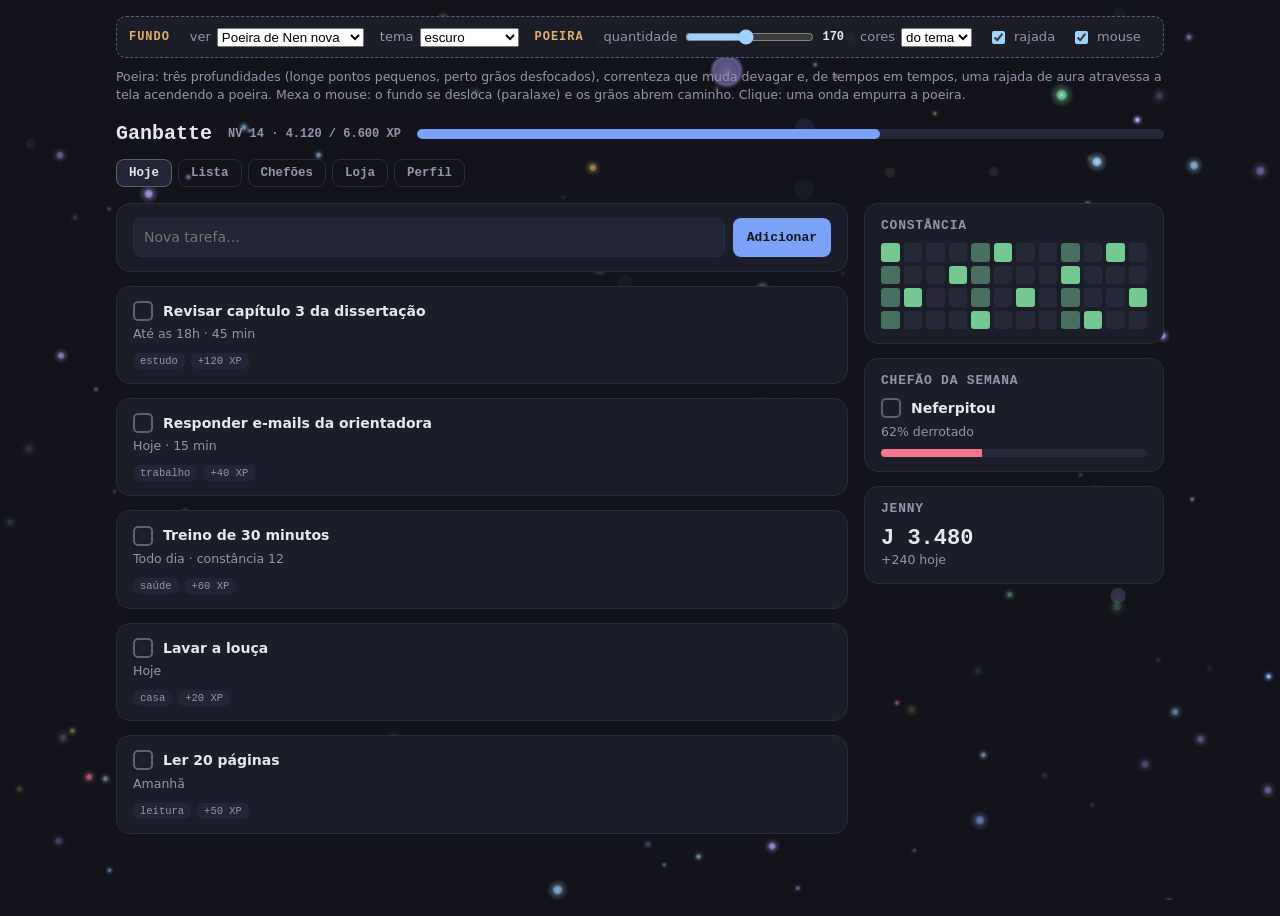
<file: docs/lojas/arte/efeitos/ambiente.html>
<!doctype html>
<html lang="pt-BR">
<head>
<meta charset="utf-8">
<meta name="viewport" content="width=device-width,initial-scale=1">
<title>Fundo vivo</title>
<!-- Vitrine de avaliação (#134): a Poeira de Nen (fx-estrelas) e a Aura ambiente (fx-drift) novas, no fundo de uma tela
     de jogo de mentira, com as de hoje para comparar. Abre direto do disco (file://). Não é do jogo: ao aprovar,
     poeira.js e aura-ambiente.js vão para web/arte/ e ligam no GB_FX.aplica (web/efeitos.js). -->
<style>
:root{
  --bg:#13141B;--panel:#1B1D28;--panel2:#222536;--ink:#E6E8F0;--soft:#9197AD;--faint:#5A6078;--hair:#2A2D3C;--track:#252838;
  --acc:#7AA2F7;--red:#F7768E;--amb:#E0AF68;--grn:#73C991;--volt:#9FD3FF;--aura:#B4A0FF;
  --f-mono:"JetBrains Mono",ui-monospace,Menlo,Consolas,monospace;--f-hud:"Chakra Petch","JetBrains Mono",ui-monospace,monospace}
:root[data-tema="claro"]{color-scheme:light;--bg:#F4F5F9;--panel:#FFFFFF;--panel2:#F3F4FA;--ink:#1B1E2E;--soft:#5B6180;--faint:#989EB6;--hair:#E1E4EE;--track:#E8EAF2;--acc:#3D6FE0;--red:#D6455D;--amb:#B7812A;--grn:#2F8A55;--volt:#1F78C8;--aura:#6B4FD8}
:root[data-tema="meruem"]{--bg:#0B110D;--panel:#111A14;--panel2:#17231B;--ink:#EEF3E6;--soft:#A3B29A;--faint:#64725E;--hair:#24331F;--track:#1D2A1C;--acc:#C9B458;--red:#E0605A;--amb:#C9B458;--grn:#5DBB8A;--volt:#E3CF6E;--aura:#5DBB8A}
:root[data-tema="greed"]{--bg:#0A1512;--panel:#0F1E19;--panel2:#152720;--ink:#E9F5EE;--soft:#93B5A6;--faint:#58776A;--hair:#1F3A30;--track:#1A3229;--acc:#E8C35A;--red:#F2696B;--amb:#E8C35A;--grn:#5FD6A0;--volt:#7DF0C9;--aura:#E8C35A}
:root[data-tema="aurora"]{--bg:#070914;--panel:#0D1020;--panel2:#13172C;--ink:#EEF0FF;--soft:#A4A9CC;--faint:#61678C;--hair:#21264A;--track:#1A1F3C;--acc:#7CF5C4;--red:#FF6FA8;--amb:#FFD27A;--grn:#7CF5C4;--volt:#8FB8FF;--aura:#C58BFF}
*{box-sizing:border-box}
html,body{margin:0;background:var(--bg);color:var(--ink);font:14px/1.45 system-ui,sans-serif;min-height:100%}
.wrap{position:relative;z-index:1;max-width:1080px;margin:0 auto;padding:16px 16px 80px}

/* controles da avaliação */
.ctl{position:sticky;top:8px;z-index:60;display:flex;flex-wrap:wrap;gap:8px 16px;align-items:center;padding:10px 12px;margin:0 0 18px;
  background:color-mix(in srgb,var(--panel) 94%,transparent);border:1px dashed var(--faint);border-radius:10px;font-size:13px}
.ctl b{font:700 12px var(--f-mono);letter-spacing:.08em;text-transform:uppercase;color:var(--amb);margin-right:4px}
.ctl label{display:flex;gap:6px;align-items:center;color:var(--soft)}
.ctl select,.ctl input{accent-color:var(--volt)}
.ctl output{font:600 12px var(--f-mono);color:var(--ink);min-width:20px}
.dica{color:var(--soft);font-size:12.5px;margin:-8px 0 18px}

/* o jogo de mentira */
.hud{display:flex;gap:16px;align-items:center;flex-wrap:wrap;margin-bottom:14px}
.hud h1{font:700 20px var(--f-hud);margin:0}
.nv{font:600 12px var(--f-mono);color:var(--soft)}
.xp{flex:1;min-width:160px;height:10px;background:var(--track);border-radius:99px;overflow:hidden}
.xp i{display:block;height:100%;width:62%;background:var(--acc);border-radius:99px}
.abas{display:flex;gap:6px;margin-bottom:16px;flex-wrap:wrap}
.abas span{font:600 12.5px var(--f-hud);padding:6px 12px;border-radius:8px;color:var(--soft);border:1px solid var(--hair)}
.abas span.on{color:var(--ink);background:var(--panel2);border-color:var(--faint)}
.grid{display:grid;grid-template-columns:minmax(0,1fr) 300px;gap:16px}
@media (max-width:760px){.grid{grid-template-columns:1fr}}
.col{display:flex;flex-direction:column;gap:14px;min-width:0}
.card{background:var(--panel);border:1px solid var(--hair);border-radius:14px;padding:14px 16px;min-width:0}
.card .t{font-weight:600;margin:0 0 4px;display:flex;gap:10px;align-items:center}
.card .t::before{content:"";width:16px;height:16px;border:2px solid var(--faint);border-radius:5px;flex:none}
.card .m{color:var(--soft);font-size:12.5px}
.card .ln{display:flex;gap:6px;margin-top:10px;flex-wrap:wrap}
.card .ln span{font:500 10.5px var(--f-mono);color:var(--soft);background:var(--panel2);border-radius:6px;padding:2px 7px}
.card h3{font:700 13px var(--f-hud);margin:0 0 10px;color:var(--soft);letter-spacing:.06em;text-transform:uppercase}
.heat{display:grid;grid-template-columns:repeat(12,1fr);gap:4px}
.heat i{aspect-ratio:1;border-radius:3px;background:var(--track)}
.heat i.a{background:color-mix(in srgb,var(--grn) 45%,var(--track))} .heat i.b{background:var(--grn)}
.boss{height:8px;background:var(--track);border-radius:99px;overflow:hidden;margin-top:8px}
.boss i{display:block;height:100%;width:38%;background:var(--red)}
.nova{display:flex;gap:8px}
.nova input{flex:1;min-width:0;background:var(--panel2);border:1px solid var(--hair);border-radius:8px;color:var(--ink);padding:8px 10px;font:inherit}
.nova button{background:var(--acc);color:var(--bg);border:0;border-radius:8px;padding:0 14px;font:600 13px var(--f-hud)}
.ctl .grp{display:contents}
.ctl .grp[hidden]{display:none}
/* a Aura ambiente de hoje (cópia do CSS de web/index.html) */
:root[data-velha~="drift"] body::before{content:"";position:fixed;inset:-20% -10% auto auto;width:520px;height:520px;border-radius:50%;pointer-events:none;z-index:0;
  background:radial-gradient(circle,color-mix(in srgb,var(--aura) 16%,transparent),transparent 65%);animation:drift 14s ease-in-out infinite alternate}
@keyframes drift{to{transform:translate(-160px,120px)}}
</style>
</head>
<body>
<div class="wrap">
  <div class="ctl" id="ctl">
    <b>fundo</b>
    <label>ver <select id="modo">
      <option value="pn">Poeira de Nen nova</option><option value="ph">Poeira de Nen (hoje)</option>
      <option value="an">Aura ambiente nova</option><option value="ah">Aura ambiente (hoje)</option>
      <option value="nn">as duas novas</option><option value="hh">as duas (hoje)</option></select></label>
    <label>tema <select id="tema"><option value="">escuro</option><option>claro</option><option value="meruem">Meruem</option><option value="greed">Greed Island</option><option value="aurora">Aurora</option></select></label>
    <span class="grp" data-g="p"><b>poeira</b>
      <label>quantidade <input type="range" id="n" min="40" max="320" value="170"><output id="nO">170</output></label>
      <label>cores <select id="cores"><option value="tema">do tema</option><option value="arco">todas</option></select></label>
      <label><input type="checkbox" id="rajada" checked> rajada</label>
      <label><input type="checkbox" id="mouse" checked> mouse</label></span>
    <span class="grp" data-g="a"><b>aura</b>
      <label>força <input type="range" id="forte" min="50" max="160" value="100"><output id="fO">1.0</output></label>
      <label><input type="checkbox" id="segue" checked> inclina para o mouse</label>
      <label><input type="checkbox" id="eco" checked> 2ª nuvem</label></span>
  </div>
  <p class="dica" id="dica"></p>

  <div class="hud"><h1>Ganbatte</h1><span class="nv">NV 14 · 4.120 / 6.600 XP</span><div class="xp"><i></i></div></div>
  <div class="abas"><span class="on">Hoje</span><span>Lista</span><span>Chefões</span><span>Loja</span><span>Perfil</span></div>
  <div class="grid">
    <div class="col">
      <div class="card nova"><input placeholder="Nova tarefa…"><button>Adicionar</button></div>
      <div class="card"><div class="t">Revisar capítulo 3 da dissertação</div><div class="m">Até as 18h · 45 min</div><div class="ln"><span>estudo</span><span>+120 XP</span></div></div>
      <div class="card"><div class="t">Responder e-mails da orientadora</div><div class="m">Hoje · 15 min</div><div class="ln"><span>trabalho</span><span>+40 XP</span></div></div>
      <div class="card"><div class="t">Treino de 30 minutos</div><div class="m">Todo dia · constância 12</div><div class="ln"><span>saúde</span><span>+60 XP</span></div></div>
      <div class="card"><div class="t">Lavar a louça</div><div class="m">Hoje</div><div class="ln"><span>casa</span><span>+20 XP</span></div></div>
      <div class="card"><div class="t">Ler 20 páginas</div><div class="m">Amanhã</div><div class="ln"><span>leitura</span><span>+50 XP</span></div></div>
    </div>
    <div class="col">
      <div class="card"><h3>Constância</h3><div class="heat" id="heat"></div></div>
      <div class="card"><h3>Chefão da semana</h3><div class="t" style="font-weight:600">Neferpitou</div><div class="m">62% derrotado</div><div class="boss"><i></i></div></div>
      <div class="card"><h3>Jenny</h3><div style="font:700 22px var(--f-hud)">J 3.480</div><div class="m">+240 hoje</div></div>
    </div>
  </div>
</div>
<script src="poeira.js"></script>
<script src="aura-ambiente.js"></script>
<script>
const $ = id => document.getElementById(id);
$('heat').innerHTML = Array.from({length:48}, (_, i) => `<i class="${(i*7)%5 === 0 ? 'b' : (i*3)%4 === 0 ? 'a' : ''}"></i>`).join('');

/* a Poeira de Nen de hoje (cópia do ligaPoeira de web/efeitos.js), só para comparar */
function poeiraHoje(){
  const cv = document.createElement('canvas'); cv.style.cssText = 'position:fixed;inset:0;width:100vw;height:100vh;pointer-events:none;z-index:0;opacity:.75'; document.body.prepend(cv);
  const g = cv.getContext('2d'), ps = [], cor = n => getComputedStyle(document.documentElement).getPropertyValue('--' + n).trim();
  const mede = () => { const dpr = Math.min(devicePixelRatio || 1, 2); cv.width = innerWidth*dpr; cv.height = innerHeight*dpr; g.setTransform(dpr, 0, 0, dpr, 0, 0); };
  mede(); addEventListener('resize', mede);
  for(let i = 0; i < 46; i++) ps.push({x:Math.random()*innerWidth, y:Math.random()*innerHeight, r:.6 + Math.random()*1.8, v:.15 + Math.random()*.45, f:Math.random()*6, k:i % 2});
  let vivo = true;
  const passo = () => { if(!vivo) return;
    const cs = [cor('aura'), cor('volt')]; g.clearRect(0, 0, innerWidth, innerHeight);
    for(const p of ps){ p.y -= p.v; p.f += .02; p.x += Math.sin(p.f)*.25; if(p.y < -10){ p.y = innerHeight + 10; p.x = Math.random()*innerWidth; }
      g.globalAlpha = .35 + .35*Math.sin(p.f*1.7); g.fillStyle = cs[p.k]; g.shadowColor = cs[p.k]; g.shadowBlur = 8; g.beginPath(); g.arc(p.x, p.y, p.r, 0, 7); g.fill(); }
    requestAnimationFrame(passo); };
  passo();
  return {para(){ vivo = false; cv.remove(); removeEventListener('resize', mede); }, ajusta(){}};
}
const auraHoje = () => { document.documentElement.dataset.velha = 'drift'; return {para(){ delete document.documentElement.dataset.velha; }, ajusta(){}}; };

const DICAS = {
  p: 'Poeira: três profundidades (longe pontos pequenos, perto grãos desfocados), correnteza que muda devagar e, de tempos em tempos, uma rajada de aura atravessa a tela acendendo a poeira. Mexa o mouse: o fundo se desloca (paralaxe) e os grãos abrem caminho. Clique: uma onda empurra a poeira.',
  a: 'Aura: a nuvem do canto de cima continua lá, mas se deforma e respira (lobos que giram entre si) e passeia sem um fim de caminho visível; uma 2ª nuvem, na cor volt, responde do canto oposto. Deixe o mouse num lado por uns segundos: a nuvem se inclina para lá.',
};
const opP = () => ({n:+$('n').value, cores:$('cores').value, rajada:$('rajada').checked, mouse:$('mouse').checked, forca:true});
const opA = () => ({forte:+$('forte').value / 100, segue:$('segue').checked, eco:$('eco').checked, forca:true});
let ativos = [], modo = '';
function monta(){
  modo = $('modo').value; ativos.forEach(f => f.para()); ativos = [];
  const quer = {pn:['pn'], ph:['ph'], an:['an'], ah:['ah'], nn:['an', 'pn'], hh:['ah', 'ph']}[modo];
  for(const q of quer) ativos.push(q === 'pn' ? GB_POEIRA.liga(opP()) : q === 'an' ? GB_AURA_AMB.liga(opA()) : q === 'ph' ? poeiraHoje() : auraHoje());
  const novaP = quer.includes('pn'), novaA = quer.includes('an');
  document.querySelector('[data-g="p"]').hidden = !novaP; document.querySelector('[data-g="a"]').hidden = !novaA;
  $('dica').textContent = [novaP && DICAS.p, novaA && DICAS.a].filter(Boolean).join(' ') || 'A versão de hoje, para comparar.';
}
function ajusta(){
  $('nO').textContent = $('n').value; $('fO').textContent = (+$('forte').value / 100).toFixed(1);
  const q = {pn:['pn'], ph:['ph'], an:['an'], ah:['ah'], nn:['an', 'pn'], hh:['ah', 'ph']}[modo];
  ativos.forEach((f, i) => f.ajusta(q[i] === 'pn' ? opP() : opA()));
}
$('modo').onchange = monta;
$('tema').onchange = () => { document.documentElement.dataset.tema = $('tema').value; ajusta(); };
for(const id of ['n', 'cores', 'rajada', 'mouse', 'forte', 'segue', 'eco']) $(id).addEventListener('input', ajusta);
monta();
window.fis = {ativos: () => ativos};
</script>
</body>
</html>
</file>
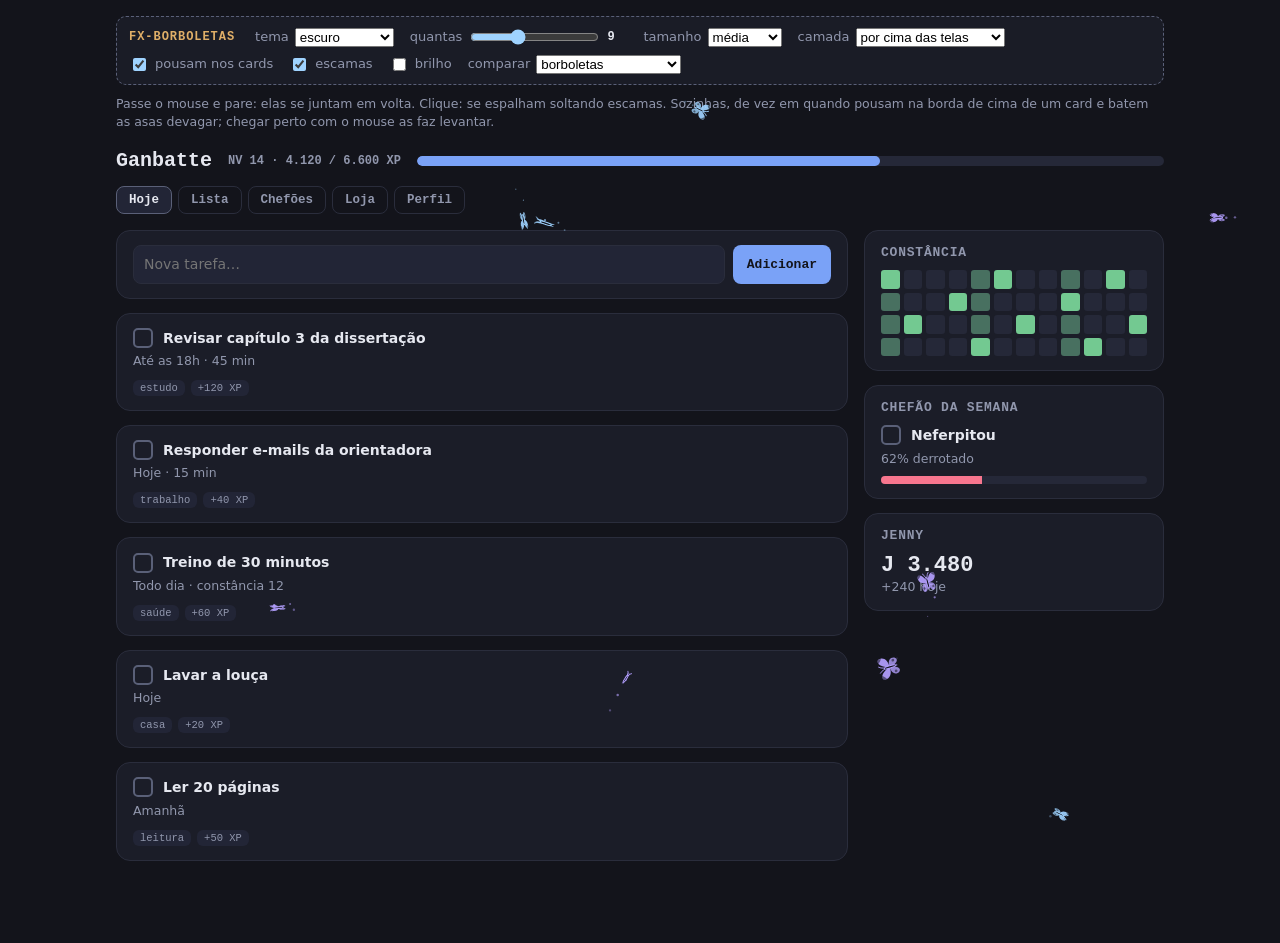
<file: docs/lojas/arte/efeitos/borboletas.html>
<!doctype html>
<html lang="pt-BR">
<head>
<meta charset="utf-8">
<meta name="viewport" content="width=device-width,initial-scale=1">
<title>Borboletas do Pouf</title>
<!-- Vitrine de avaliação (#134): fx-borboletas por cima de uma tela de jogo de mentira, com a Poeira de Nen de hoje para
     comparar. Abre direto do disco (file://). Não é do jogo: ao aprovar, o borboletas.js vai para web/arte/ e liga no
     GB_FX.aplica (web/efeitos.js), no lugar do ligaPoeira. -->
<style>
:root{
  --bg:#13141B;--panel:#1B1D28;--panel2:#222536;--ink:#E6E8F0;--soft:#9197AD;--faint:#5A6078;--hair:#2A2D3C;--track:#252838;
  --acc:#7AA2F7;--red:#F7768E;--amb:#E0AF68;--grn:#73C991;--volt:#9FD3FF;--aura:#B4A0FF;
  --f-mono:"JetBrains Mono",ui-monospace,Menlo,Consolas,monospace;--f-hud:"Chakra Petch","JetBrains Mono",ui-monospace,monospace}
:root[data-tema="claro"]{color-scheme:light;--bg:#F4F5F9;--panel:#FFFFFF;--panel2:#F3F4FA;--ink:#1B1E2E;--soft:#5B6180;--faint:#989EB6;--hair:#E1E4EE;--track:#E8EAF2;--acc:#3D6FE0;--red:#D6455D;--amb:#B7812A;--grn:#2F8A55;--volt:#1F78C8;--aura:#6B4FD8}
:root[data-tema="meruem"]{--bg:#0B110D;--panel:#111A14;--panel2:#17231B;--ink:#EEF3E6;--soft:#A3B29A;--faint:#64725E;--hair:#24331F;--track:#1D2A1C;--acc:#C9B458;--red:#E0605A;--amb:#C9B458;--grn:#5DBB8A;--volt:#E3CF6E;--aura:#5DBB8A}
:root[data-tema="greed"]{--bg:#0A1512;--panel:#0F1E19;--panel2:#152720;--ink:#E9F5EE;--soft:#93B5A6;--faint:#58776A;--hair:#1F3A30;--track:#1A3229;--acc:#E8C35A;--red:#F2696B;--amb:#E8C35A;--grn:#5FD6A0;--volt:#7DF0C9;--aura:#E8C35A}
:root[data-tema="aurora"]{--bg:#070914;--panel:#0D1020;--panel2:#13172C;--ink:#EEF0FF;--soft:#A4A9CC;--faint:#61678C;--hair:#21264A;--track:#1A1F3C;--acc:#7CF5C4;--red:#FF6FA8;--amb:#FFD27A;--grn:#7CF5C4;--volt:#8FB8FF;--aura:#C58BFF}
*{box-sizing:border-box}
html,body{margin:0;background:var(--bg);color:var(--ink);font:14px/1.45 system-ui,sans-serif;min-height:100%}
.wrap{position:relative;z-index:1;max-width:1080px;margin:0 auto;padding:16px 16px 80px}

/* controles da avaliação */
.ctl{position:sticky;top:8px;z-index:60;display:flex;flex-wrap:wrap;gap:8px 16px;align-items:center;padding:10px 12px;margin:0 0 18px;
  background:color-mix(in srgb,var(--panel) 94%,transparent);border:1px dashed var(--faint);border-radius:10px;font-size:13px}
.ctl b{font:700 12px var(--f-mono);letter-spacing:.08em;text-transform:uppercase;color:var(--amb);margin-right:4px}
.ctl label{display:flex;gap:6px;align-items:center;color:var(--soft)}
.ctl select,.ctl input{accent-color:var(--volt)}
.ctl output{font:600 12px var(--f-mono);color:var(--ink);min-width:20px}
.dica{color:var(--soft);font-size:12.5px;margin:-8px 0 18px}

/* o jogo de mentira */
.hud{display:flex;gap:16px;align-items:center;flex-wrap:wrap;margin-bottom:14px}
.hud h1{font:700 20px var(--f-hud);margin:0}
.nv{font:600 12px var(--f-mono);color:var(--soft)}
.xp{flex:1;min-width:160px;height:10px;background:var(--track);border-radius:99px;overflow:hidden}
.xp i{display:block;height:100%;width:62%;background:var(--acc);border-radius:99px}
.abas{display:flex;gap:6px;margin-bottom:16px;flex-wrap:wrap}
.abas span{font:600 12.5px var(--f-hud);padding:6px 12px;border-radius:8px;color:var(--soft);border:1px solid var(--hair)}
.abas span.on{color:var(--ink);background:var(--panel2);border-color:var(--faint)}
.grid{display:grid;grid-template-columns:minmax(0,1fr) 300px;gap:16px}
@media (max-width:760px){.grid{grid-template-columns:1fr}}
.col{display:flex;flex-direction:column;gap:14px;min-width:0}
.card{background:var(--panel);border:1px solid var(--hair);border-radius:14px;padding:14px 16px;min-width:0}
.card .t{font-weight:600;margin:0 0 4px;display:flex;gap:10px;align-items:center}
.card .t::before{content:"";width:16px;height:16px;border:2px solid var(--faint);border-radius:5px;flex:none}
.card .m{color:var(--soft);font-size:12.5px}
.card .ln{display:flex;gap:6px;margin-top:10px;flex-wrap:wrap}
.card .ln span{font:500 10.5px var(--f-mono);color:var(--soft);background:var(--panel2);border-radius:6px;padding:2px 7px}
.card h3{font:700 13px var(--f-hud);margin:0 0 10px;color:var(--soft);letter-spacing:.06em;text-transform:uppercase}
.heat{display:grid;grid-template-columns:repeat(12,1fr);gap:4px}
.heat i{aspect-ratio:1;border-radius:3px;background:var(--track)}
.heat i.a{background:color-mix(in srgb,var(--grn) 45%,var(--track))} .heat i.b{background:var(--grn)}
.boss{height:8px;background:var(--track);border-radius:99px;overflow:hidden;margin-top:8px}
.boss i{display:block;height:100%;width:38%;background:var(--red)}
.nova{display:flex;gap:8px}
.nova input{flex:1;min-width:0;background:var(--panel2);border:1px solid var(--hair);border-radius:8px;color:var(--ink);padding:8px 10px;font:inherit}
.nova button{background:var(--acc);color:var(--bg);border:0;border-radius:8px;padding:0 14px;font:600 13px var(--f-hud)}
</style>
</head>
<body>
<div class="wrap">
  <div class="ctl" id="ctl">
    <b>fx-borboletas</b>
    <label>tema <select id="tema"><option value="">escuro</option><option>claro</option><option value="meruem">Meruem</option><option value="greed">Greed Island</option><option value="aurora">Aurora</option></select></label>
    <label>quantas <input type="range" id="n" min="3" max="20" value="9"><output id="nO">9</output></label>
    <label>tamanho <select id="tam"><option value="7">pequena</option><option value="9" selected>média</option><option value="12">grande</option></select></label>
    <label>camada <select id="camada"><option value="cima">por cima das telas</option><option value="fundo">atrás (como a poeira)</option></select></label>
    <label><input type="checkbox" id="pousa" checked> pousam nos cards</label>
    <label><input type="checkbox" id="escamas" checked> escamas</label>
    <label><input type="checkbox" id="brilho"> brilho</label>
    <label>comparar <select id="modo"><option value="b">borboletas</option><option value="p">Poeira de Nen (hoje)</option></select></label>
  </div>
  <p class="dica">Passe o mouse e pare: elas se juntam em volta. Clique: se espalham soltando escamas. Sozinhas, de vez em quando pousam na borda de cima de um card e batem as asas devagar; chegar perto com o mouse as faz levantar.</p>

  <div class="hud"><h1>Ganbatte</h1><span class="nv">NV 14 · 4.120 / 6.600 XP</span><div class="xp"><i></i></div></div>
  <div class="abas"><span class="on">Hoje</span><span>Lista</span><span>Chefões</span><span>Loja</span><span>Perfil</span></div>
  <div class="grid">
    <div class="col">
      <div class="card nova"><input placeholder="Nova tarefa…"><button>Adicionar</button></div>
      <div class="card"><div class="t">Revisar capítulo 3 da dissertação</div><div class="m">Até as 18h · 45 min</div><div class="ln"><span>estudo</span><span>+120 XP</span></div></div>
      <div class="card"><div class="t">Responder e-mails da orientadora</div><div class="m">Hoje · 15 min</div><div class="ln"><span>trabalho</span><span>+40 XP</span></div></div>
      <div class="card"><div class="t">Treino de 30 minutos</div><div class="m">Todo dia · constância 12</div><div class="ln"><span>saúde</span><span>+60 XP</span></div></div>
      <div class="card"><div class="t">Lavar a louça</div><div class="m">Hoje</div><div class="ln"><span>casa</span><span>+20 XP</span></div></div>
      <div class="card"><div class="t">Ler 20 páginas</div><div class="m">Amanhã</div><div class="ln"><span>leitura</span><span>+50 XP</span></div></div>
    </div>
    <div class="col">
      <div class="card"><h3>Constância</h3><div class="heat" id="heat"></div></div>
      <div class="card"><h3>Chefão da semana</h3><div class="t" style="font-weight:600">Neferpitou</div><div class="m">62% derrotado</div><div class="boss"><i></i></div></div>
      <div class="card"><h3>Jenny</h3><div style="font:700 22px var(--f-hud)">J 3.480</div><div class="m">+240 hoje</div></div>
    </div>
  </div>
</div>
<script src="borboletas.js"></script>
<script>
const $ = id => document.getElementById(id);
$('heat').innerHTML = Array.from({length:48}, (_, i) => `<i class="${(i*7)%5 === 0 ? 'b' : (i*3)%4 === 0 ? 'a' : ''}"></i>`).join('');

/* a Poeira de Nen de hoje (cópia do ligaPoeira de web/efeitos.js), só para comparar */
function poeira(){
  const cv = document.createElement('canvas'); cv.style.cssText = 'position:fixed;inset:0;width:100vw;height:100vh;pointer-events:none;z-index:0;opacity:.75'; document.body.prepend(cv);
  const g = cv.getContext('2d'), ps = [], cor = n => getComputedStyle(document.documentElement).getPropertyValue('--' + n).trim();
  const mede = () => { const dpr = Math.min(devicePixelRatio || 1, 2); cv.width = innerWidth*dpr; cv.height = innerHeight*dpr; g.setTransform(dpr, 0, 0, dpr, 0, 0); };
  mede(); addEventListener('resize', mede);
  for(let i = 0; i < 46; i++) ps.push({x:Math.random()*innerWidth, y:Math.random()*innerHeight, r:.6 + Math.random()*1.8, v:.15 + Math.random()*.45, f:Math.random()*6, k:i % 2});
  let vivo = true;
  const passo = () => { if(!vivo) return;
    const cs = [cor('aura'), cor('volt')]; g.clearRect(0, 0, innerWidth, innerHeight);
    for(const p of ps){ p.y -= p.v; p.f += .02; p.x += Math.sin(p.f)*.25; if(p.y < -10){ p.y = innerHeight + 10; p.x = Math.random()*innerWidth; }
      g.globalAlpha = .35 + .35*Math.sin(p.f*1.7); g.fillStyle = cs[p.k]; g.shadowColor = cs[p.k]; g.shadowBlur = 8; g.beginPath(); g.arc(p.x, p.y, p.r, 0, 7); g.fill(); }
    requestAnimationFrame(passo); };
  passo();
  return {para(){ vivo = false; cv.remove(); removeEventListener('resize', mede); }, ajusta(){}};
}

const opcoes = () => ({n:+$('n').value, tam:+$('tam').value, camada:$('camada').value, pousa:$('pousa').checked ? '.card' : '', escamas:$('escamas').checked, brilho:$('brilho').checked, forca:true});
let fx = GB_BORBOLETAS.liga(opcoes()), modo = 'b';
const atualiza = () => {
  $('nO').textContent = $('n').value;
  if($('modo').value !== modo){ modo = $('modo').value; fx.para(); fx = modo === 'b' ? GB_BORBOLETAS.liga(opcoes()) : poeira(); }
  fx.ajusta(opcoes());
};
$('tema').onchange = () => { document.documentElement.dataset.tema = $('tema').value; fx.ajusta(opcoes()); };
for(const id of ['n', 'tam', 'camada', 'pousa', 'escamas', 'brilho', 'modo']) $(id).addEventListener('input', atualiza);
</script>
</body>
</html>
</file>
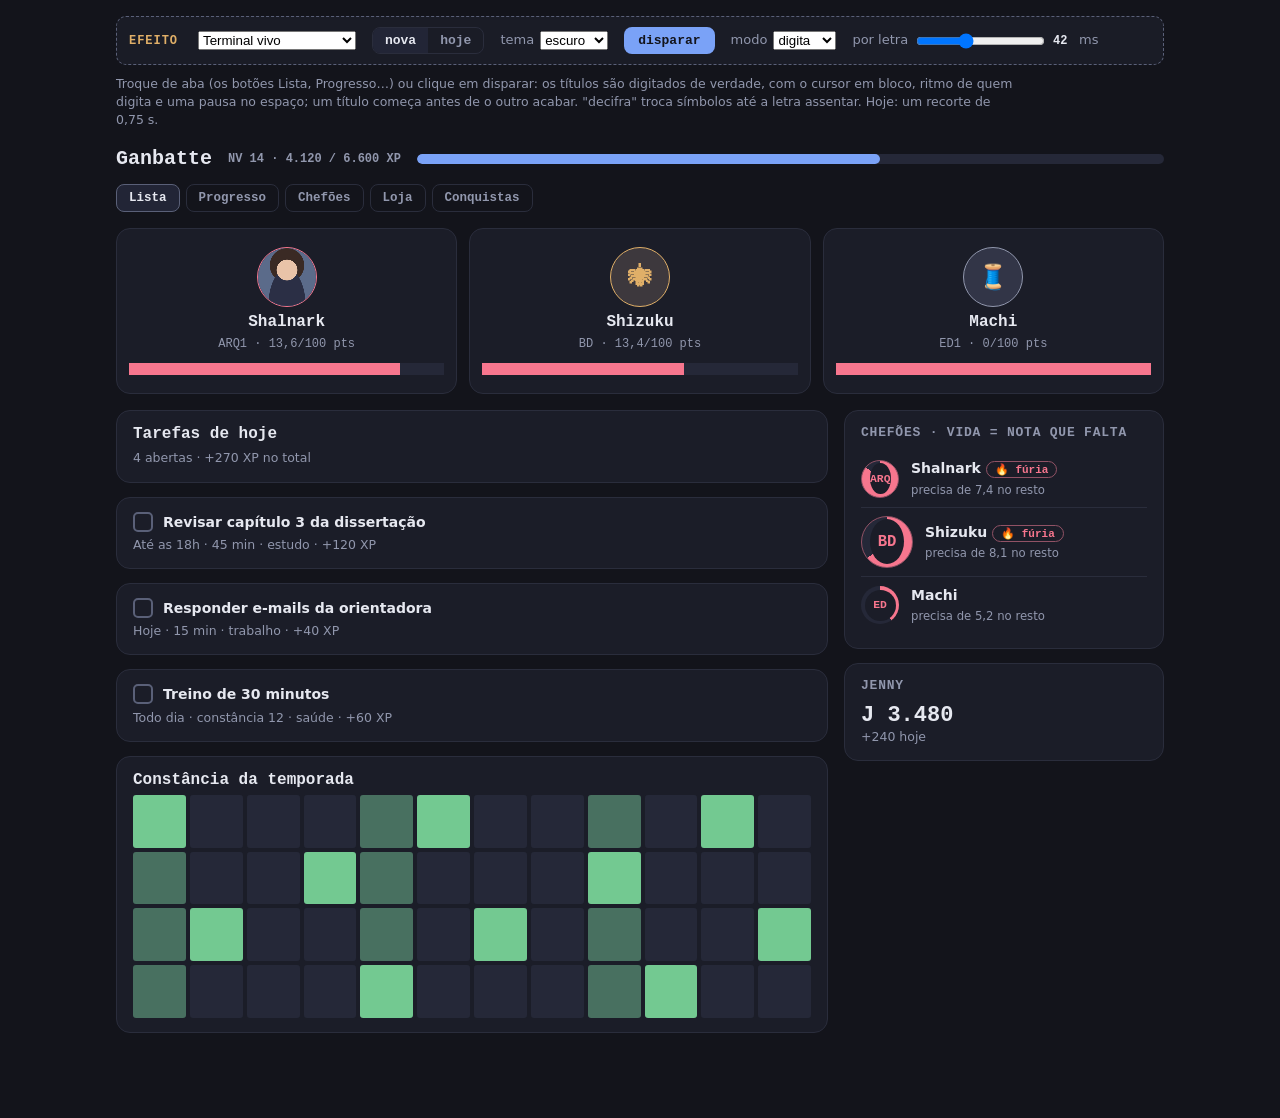
<file: docs/lojas/arte/efeitos/revisao.html>
<!doctype html>
<html lang="pt-BR">
<head>
<meta charset="utf-8">
<meta name="viewport" content="width=device-width,initial-scale=1">
<title>Revisão dos efeitos</title>
<!-- Vitrine de avaliação (#134): os efeitos que faltavam revisar (Terminal vivo, Ascensão, Confete, Fogos e Fúria), novos e
     de hoje, numa tela de jogo de mentira. Abre direto do disco (file://). Não é do jogo: ao aprovar, cada módulo vai para
     web/arte/ pelo leva.py e liga no GB_FX (web/efeitos.js). -->
<style>
:root{
  --bg:#13141B;--panel:#1B1D28;--panel2:#222536;--ink:#E6E8F0;--soft:#9197AD;--faint:#5A6078;--hair:#2A2D3C;--track:#252838;
  --acc:#7AA2F7;--prompt:#7AA2F7;--red:#F7768E;--amb:#E0AF68;--grn:#73C991;--volt:#9FD3FF;--aura:#B4A0FF;
  --f-mono:"JetBrains Mono",ui-monospace,Menlo,Consolas,monospace;--f-hud:"Chakra Petch","JetBrains Mono",ui-monospace,monospace}
:root[data-tema="claro"]{color-scheme:light;--bg:#F4F5F9;--panel:#FFFFFF;--panel2:#F3F4FA;--ink:#1B1E2E;--soft:#5B6180;--faint:#989EB6;--hair:#E1E4EE;--track:#E8EAF2;--acc:#3D6FE0;--prompt:#3D6BD8;--red:#D6455D;--amb:#B7812A;--grn:#2F8A55;--volt:#1F78C8;--aura:#6B4FD8}
:root[data-tema="aurora"]{--bg:#070914;--panel:#0D1020;--panel2:#13172C;--ink:#EEF0FF;--soft:#A4A9CC;--faint:#61678C;--hair:#21264A;--track:#1A1F3C;--acc:#7CF5C4;--prompt:#7CF5C4;--red:#FF6FA8;--amb:#FFD27A;--grn:#7CF5C4;--volt:#8FB8FF;--aura:#C58BFF}
:root[data-tema="ryodan"]{--bg:#0E0B0C;--panel:#171214;--panel2:#1F181B;--ink:#F1E8EA;--soft:#B09CA2;--faint:#6E5A60;--hair:#2E2226;--track:#281E21;--acc:#E0505A;--prompt:#E0505A;--red:#FF3B4E;--amb:#D9A86A;--grn:#8FB07A;--volt:#E8C9CF;--aura:#C25A7A}
*{box-sizing:border-box}
html,body{margin:0;background:var(--bg);color:var(--ink);font:14px/1.45 system-ui,sans-serif;min-height:100%}
.wrap{position:relative;z-index:1;max-width:1080px;margin:0 auto;padding:16px 16px 80px}
.ctl{position:sticky;top:8px;z-index:60;display:flex;flex-wrap:wrap;gap:8px 16px;align-items:center;padding:10px 12px;margin:0 0 10px;
  background:color-mix(in srgb,var(--panel) 94%,transparent);border:1px dashed var(--faint);border-radius:10px;font-size:13px}
.ctl b{font:700 12px var(--f-mono);letter-spacing:.08em;text-transform:uppercase;color:var(--amb);margin-right:4px}
.ctl label{display:flex;gap:6px;align-items:center;color:var(--soft)}
.ctl output{font:600 12px var(--f-mono);color:var(--ink);min-width:20px}
.ctl button{background:var(--acc);color:var(--bg);border:0;border-radius:8px;padding:6px 14px;font:600 13px var(--f-hud);cursor:pointer}
.ctl .grp{display:contents} .ctl .grp[hidden]{display:none}
.seg{display:inline-flex;border:1px solid var(--hair);border-radius:8px;overflow:hidden}
.seg button{background:transparent;color:var(--soft);border-radius:0;padding:5px 12px}
.seg button[aria-pressed="true"]{background:var(--panel2);color:var(--ink)}
.dica{color:var(--soft);font-size:12.5px;margin:0 0 18px;max-width:900px}
.hud{display:flex;gap:16px;align-items:center;flex-wrap:wrap;margin-bottom:14px}
.hud h1{font:700 20px var(--f-hud);margin:0}
.nv{font:600 12px var(--f-mono);color:var(--soft)}
.xp{flex:1;min-width:160px;height:10px;background:var(--track);border-radius:99px;overflow:hidden}
.xp i{display:block;height:100%;width:62%;background:var(--acc);border-radius:99px}
.abas{display:flex;gap:6px;margin-bottom:16px;flex-wrap:wrap}
.abas button{font:600 12.5px var(--f-hud);padding:6px 12px;border-radius:8px;color:var(--soft);border:1px solid var(--hair);background:transparent;cursor:pointer}
.abas button.on{color:var(--ink);background:var(--panel2);border-color:var(--faint)}
.grid{display:grid;grid-template-columns:minmax(0,1fr) 320px;gap:16px}
@media (max-width:760px){.grid{grid-template-columns:1fr}}
.col{display:flex;flex-direction:column;gap:14px;min-width:0}
.card{background:var(--panel);border:1px solid var(--hair);border-radius:14px;padding:14px 16px;min-width:0}
.card h2{font:700 16px var(--f-hud);margin:0 0 6px}
.card h3{font:700 13px var(--f-hud);margin:0 0 10px;color:var(--soft);letter-spacing:.06em;text-transform:uppercase}
.card .t{font-weight:600;margin:0 0 4px;display:flex;gap:10px;align-items:center}
.card .t::before{content:"";width:16px;height:16px;border:2px solid var(--faint);border-radius:5px;flex:none}
.card .m{color:var(--soft);font-size:12.5px}
.heat{display:grid;grid-template-columns:repeat(12,1fr);gap:4px}
.heat i{aspect-ratio:1;border-radius:3px;background:var(--track)}
.heat i.a{background:color-mix(in srgb,var(--grn) 45%,var(--track))} .heat i.b{background:var(--grn)}
/* chefões como no jogo: o anel da vida (.ring) e o card do chefão */
.ring{--p:50;--s:38px;width:var(--s);height:var(--s);border-radius:50%;display:grid;place-items:center;flex:none;background:conic-gradient(var(--red) calc(var(--p)*1%),var(--track) 0)}
.ring > span{width:calc(var(--s) - 7px);height:calc(var(--s) - 7px);border-radius:50%;background:var(--panel);display:grid;place-items:center;color:var(--red);font:700 calc(var(--s)*.3) var(--f-mono)}
.boss{display:flex;gap:12px;align-items:center;padding:8px 0;border-top:1px solid var(--hair)}
.boss:first-of-type{border-top:0}
.boss .nm{flex:1;min-width:0} .boss .nm b{display:block} .boss .nm small{color:var(--soft)}
/* o retrato do chefão como no jogo (.av.bs; .ret recorta a foto) e a coluna da aba Chefões */
.av{--s:30px;width:var(--s);height:var(--s);border-radius:50%;display:inline-grid;place-items:center;flex:none;position:relative;
  background:color-mix(in srgb,var(--c,var(--soft)) 14%,var(--panel2));color:var(--c,var(--soft));border:1.5px solid var(--c,var(--soft));font-size:calc(var(--s)*.4);font-weight:700}
.av.bs.hurt{--c:var(--amb)} .av.bs.ret{overflow:hidden;--c:var(--red)}
.av.bs.ret i{position:absolute;inset:0;background:radial-gradient(circle at 50% 38%,#e9c3a8 0 22%,transparent 23%),radial-gradient(ellipse at 50% 100%,#2b2f45 0 45%,transparent 46%),radial-gradient(circle at 50% 30%,#3a2a24 0 34%,transparent 35%),#5b6b8a}
.cols{display:grid;grid-template-columns:repeat(3,1fr);gap:12px;margin-bottom:16px}
.cols .col2{background:var(--panel);border:1px solid var(--hair);border-radius:14px;padding:18px 12px;display:flex;flex-direction:column;align-items:center;gap:6px}
.cols .col2 b{font:700 16px var(--f-hud)} .cols .col2 small{color:var(--soft);font:12px var(--f-mono)}
.cols .hp{width:100%;height:12px;background:var(--track);margin-top:6px} .cols .hp i{display:block;height:100%;background:var(--red)}
.fury{display:inline-flex;gap:5px;align-items:center;font:700 11px var(--f-mono);color:var(--red);border:1px solid color-mix(in srgb,var(--red) 50%,var(--hair));border-radius:99px;padding:1px 8px}
/* versões de hoje (cópias do jogo) */
@keyframes shake{0%,90%,100%{transform:none}92%{transform:translateX(-2px) rotate(-4deg)}95%{transform:translateX(2px) rotate(4deg)}98%{transform:translateX(-1px)}}
:root[data-velha="furia"] :is(.ring.fury,.av.bs.hurt){animation:shake 1.8s ease-in-out infinite}
@keyframes hjDigita{from{clip-path:inset(0 100% 0 0)}to{clip-path:inset(0 0 0 0)}}
@keyframes hjCursor{50%{opacity:0}}
:root[data-velha="digita"].gb-entra :is(h1,h3,.card h2){animation:hjDigita .75s steps(22) both}
:root[data-velha="digita"].gb-entra .card h2::after{content:"_";color:var(--prompt);animation:hjCursor .5s steps(1) 4}
@keyframes hjGiro{to{transform:rotate(1turn)}}
:root[data-velha="ascensao"] body::after{content:"";position:fixed;inset:-30%;pointer-events:none;z-index:0;opacity:.2;filter:blur(60px);
  background:conic-gradient(from 0deg at 50% 50%,var(--grn),var(--volt),var(--aura),var(--red),var(--amb),var(--grn));animation:hjGiro 48s linear infinite}
.cf8{position:fixed;top:-12px;width:8px;height:12px;border-radius:2px;z-index:50;pointer-events:none;animation:cair 2.2s ease-in forwards}
@keyframes cair{to{top:105vh;transform:rotate(540deg) translateX(40px)}}
</style>
</head>
<body>
<div class="wrap">
  <div class="ctl">
    <b>efeito</b>
    <label><select id="fx">
      <option value="digita">Terminal vivo</option><option value="ascensao">Ascensão</option><option value="confete">Confete no andar novo</option>
      <option value="fogos">Fogos no andar novo</option><option value="furia">Fúria visível</option></select></label>
    <span class="seg" id="ver"><button data-v="nova" aria-pressed="true">nova</button><button data-v="hoje" aria-pressed="false">hoje</button></span>
    <label>tema <select id="tema"><option value="">escuro</option><option>claro</option><option value="aurora">Aurora</option><option value="ryodan">Ryodan</option></select></label>
    <button id="vai">disparar</button>
    <span class="grp" data-g="digita"><label>modo <select id="dmodo"><option value="digita">digita</option><option value="decifra">decifra</option></select></label>
      <label>por letra <input type="range" id="dms" min="20" max="80" value="42"><output id="dmsO">42</output> ms</label></span>
    <span class="grp" data-g="ascensao"><label>força <input type="range" id="aforte" min="40" max="180" value="100"><output id="aforteO">1.0</output></label>
      <label>altura <input type="range" id="aalt" min="30" max="90" value="80"><output id="aaltO">80</output>%</label>
      <label><input type="checkbox" id="asurto" checked> surto</label></span>
    <span class="grp" data-g="confete"><label>de <select id="cde"><option value="cantos">dois canhões</option><option value="card">do card</option></select></label></span>
    <span class="grp" data-g="lento"><label><input type="checkbox" id="lento"> câmera lenta</label></span>
    <span class="grp" data-g="furia"><label><input type="checkbox" id="fveia" checked> veia</label><label><input type="checkbox" id="ftranco" checked> tranco</label>
      <label>acesso a cada <input type="range" id="fciclo" min="15" max="60" value="28"><output id="fcicloO">2.8</output> s</label></span>
  </div>
  <p class="dica" id="dica"></p>

  <div class="hud"><h1>Ganbatte</h1><span class="nv">NV 14 · 4.120 / 6.600 XP</span><div class="xp"><i></i></div></div>
  <div class="abas" id="abas"><button class="on">Lista</button><button>Progresso</button><button>Chefões</button><button>Loja</button><button>Conquistas</button></div>
  <div class="cols" id="cols">
    <div class="col2"><span class="av bs ret hurt" style="--s:60px"><i></i></span><b>Shalnark</b><small>ARQ1 · 13,6/100 pts</small><div class="hp"><i style="width:86%"></i></div></div>
    <div class="col2"><span class="av bs hurt" style="--s:60px">🕷</span><b>Shizuku</b><small>BD · 13,4/100 pts</small><div class="hp"><i style="width:64%"></i></div></div>
    <div class="col2"><span class="av bs" style="--s:60px">🧵</span><b>Machi</b><small>ED1 · 0/100 pts</small><div class="hp"><i style="width:100%"></i></div></div>
  </div>
  <div class="grid">
    <div class="col">
      <div class="card"><h2>Tarefas de hoje</h2><div class="m">4 abertas · +270 XP no total</div></div>
      <div class="card" id="tarefa"><div class="t">Revisar capítulo 3 da dissertação</div><div class="m">Até as 18h · 45 min · estudo · +120 XP</div></div>
      <div class="card"><div class="t">Responder e-mails da orientadora</div><div class="m">Hoje · 15 min · trabalho · +40 XP</div></div>
      <div class="card"><div class="t">Treino de 30 minutos</div><div class="m">Todo dia · constância 12 · saúde · +60 XP</div></div>
      <div class="card"><h2>Constância da temporada</h2><div class="heat" id="heat"></div></div>
    </div>
    <div class="col">
      <div class="card"><h3>Chefões · vida = nota que falta</h3>
        <div class="boss"><span class="ring fury" style="--p:86"><span>ARQ</span></span><div class="nm"><b>Shalnark <span class="fury">🔥 fúria</span></b><small>precisa de 7,4 no resto</small></div></div>
        <div class="boss"><span class="ring fury" style="--p:64;--s:52px"><span>BD</span></span><div class="nm"><b>Shizuku <span class="fury">🔥 fúria</span></b><small>precisa de 8,1 no resto</small></div></div>
        <div class="boss"><span class="ring" style="--p:40"><span>ED</span></span><div class="nm"><b>Machi</b><small>precisa de 5,2 no resto</small></div></div>
      </div>
      <div class="card"><h3>Jenny</h3><div style="font:700 22px var(--f-hud)">J 3.480</div><div class="m">+240 hoje</div></div>
    </div>
  </div>
</div>
<script src="digita.js"></script>
<script src="aurora.js"></script>
<script src="confete.js"></script>
<script src="fogos.js"></script>
<script src="furia.js"></script>
<script>
const $ = id => document.getElementById(id), R = document.documentElement;
$('heat').innerHTML = Array.from({length:48}, (_, i) => `<i class="${(i*7)%5 === 0 ? 'b' : (i*3)%4 === 0 ? 'a' : ''}"></i>`).join('');
let ver = 'nova', fundo = null;
const lento = () => $('lento').checked ? 4 : 1;

/* versões de hoje que são JS (cópias do jogo) */
function confeteHoje(){
  const cores = ['var(--volt)','var(--aura)','var(--amb)','var(--grn)','var(--red)'];
  for(let i=0;i<60;i++){ const c = document.createElement('i'); c.className = 'cf8'; c.style.left = Math.random()*100+'vw'; c.style.background = cores[i%5];
    c.style.animationDelay = (Math.random()*.6)+'s'; c.style.transform = `rotate(${Math.random()*360}deg)`; document.body.appendChild(c); setTimeout(() => c.remove(), 2600); }
}
function fogosHoje(){
  const cor = n => getComputedStyle(R).getPropertyValue('--' + n).trim();
  const cv = document.createElement('canvas'), dpr = Math.min(devicePixelRatio || 1, 2); cv.style.cssText = 'position:fixed;inset:0;width:100vw;height:100vh;pointer-events:none;z-index:50';
  cv.width = innerWidth*dpr; cv.height = innerHeight*dpr; const g = cv.getContext('2d'); g.scale(dpr, dpr); document.body.appendChild(cv);
  const cores = ['volt','aura','amb','grn','red'].map(cor), ps = [], fim = performance.now() + 2600;
  const estoura = () => { const x = innerWidth*(.15 + Math.random()*.7), y = innerHeight*(.12 + Math.random()*.35), c1 = cores[Math.floor(Math.random()*cores.length)], c2 = cores[Math.floor(Math.random()*cores.length)];
    for(let i = 0; i < 90; i++){ const a = Math.random()*Math.PI*2, v = 1.5 + Math.random()*4.2, c = i % 3 ? c1 : c2; ps.push({x, y, vx:Math.cos(a)*v, vy:Math.sin(a)*v, c, vida:1}); } };
  [0, 350, 700, 1050, 1500].forEach(t => setTimeout(estoura, t));
  const passo = now => { g.globalCompositeOperation = 'destination-out'; g.globalAlpha = 1; g.fillStyle = 'rgba(0,0,0,.22)'; g.fillRect(0, 0, innerWidth, innerHeight); g.globalCompositeOperation = 'lighter';
    for(const p of ps){ p.vy += .045; p.vx *= .985; p.vy *= .985; p.x += p.vx; p.y += p.vy; p.vida -= .011; if(p.vida <= 0) continue; g.globalAlpha = p.vida; g.fillStyle = p.c; g.beginPath(); g.arc(p.x, p.y, 2.6, 0, 7); g.fill(); }
    if(now < fim) requestAnimationFrame(passo); else cv.remove(); };
  requestAnimationFrame(passo);
}

const DICAS = {
  digita: 'Troque de aba (os botões Lista, Progresso…) ou clique em disparar: os títulos são digitados de verdade, com o cursor em bloco, ritmo de quem digita e uma pausa no espaço; um título começa antes de o outro acabar. "decifra" troca símbolos até a letra assentar. Hoje: um recorte de 0,75 s.',
  ascensao: 'Cortinas de aurora boreal no alto da tela: a barra de baixo acesa, os raios sumindo para cima, dobrando devagar. De tempos em tempos uma onda de luz corre uma das cortinas (o surto); o mouse acende um pouco a cortina embaixo dele. Veja no tema Aurora, que é a paleta do pacote. Hoje: um borrão de cores girando.',
  confete: 'Clique em disparar. Dois canhões estouram dos cantos de baixo, o papel sobe, perde força e desce flutuando: cada papel gira, vira de face (verso mais escuro) e balança. "do card" estoura de cima da 1ª tarefa. Proposta: vira comum.',
  fogos: 'Clique em disparar. Foguetes sobem com rastro de faíscas e estouram no alto com um clarão: peônia, anel inclinado, salgueiro dourado que escorre, crisântemo que estala e palmeira; no fim, um trio. Fica raro.',
  furia: 'Os chefões em fúria (no alto, como a coluna da aba Chefões, e na lista à direita) soltam o Ren: fogo em duas camadas preso ao contorno, línguas que sobem e se soltam, brasas. A cada ~2,8 s, desencontrado entre eles, um acesso: onda de choque, as chamas dobram, a veia 💢 salta e o retrato dá um tranco. A Machi não está em fúria. Hoje: treme sem parar.',
};
function monta(){
  const fx = $('fx').value;
  if(fundo){ fundo.para(); fundo = null; }
  delete R.dataset.velha;
  document.querySelectorAll('.grp').forEach(g => { g.hidden = !(g.dataset.g === fx || (g.dataset.g === 'lento' && ['confete', 'fogos'].includes(fx))); });
  $('vai').hidden = !['digita', 'confete', 'fogos'].includes(fx);
  $('dica').textContent = DICAS[fx];
  if(ver === 'hoje'){ if(['digita', 'ascensao', 'furia'].includes(fx)) R.dataset.velha = fx; return; }
  if(fx === 'ascensao') fundo = GB_AURORA.liga({forte: +$('aforte').value / 100, altura: +$('aalt').value / 100, surto: $('asurto').checked, forca: true});
  if(fx === 'furia') fundo = GB_FURIA.cola({sel: '.ring.fury,.av.bs.hurt', veia: $('fveia').checked, tranco: $('ftranco').checked, ciclo: +$('fciclo').value / 10, forca: true});
}
function vai(){
  const fx = $('fx').value;
  if(fx === 'digita'){
    if(ver === 'hoje'){ R.classList.remove('gb-entra'); void R.offsetWidth; R.classList.add('gb-entra'); setTimeout(() => R.classList.remove('gb-entra'), 900); }
    else GB_DIGITA.aba(document.querySelector('.wrap'), {sel: '.hud h1, .card h2, .card h3', ms: +$('dms').value, modo: $('dmodo').value, forca: true});
  }
  if(fx === 'confete') ver === 'hoje' ? confeteHoje() : GB_CONFETE.dispara({de: $('cde').value === 'card' ? $('tarefa').getBoundingClientRect() : 'cantos', lento: lento(), forca: true});
  if(fx === 'fogos') ver === 'hoje' ? fogosHoje() : GB_FOGOS.dispara({lento: lento(), forca: true});
}
$('fx').onchange = monta;
$('ver').onclick = e => { const b = e.target.closest('button'); if(!b) return; ver = b.dataset.v; $('ver').querySelectorAll('button').forEach(x => x.setAttribute('aria-pressed', x === b)); monta(); };
$('tema').onchange = () => { R.dataset.tema = $('tema').value; if(fundo) fundo.ajusta({}); };
$('vai').onclick = vai;
$('abas').onclick = e => { const b = e.target.closest('button'); if(!b) return; $('abas').querySelectorAll('button').forEach(x => x.classList.toggle('on', x === b)); if($('fx').value === 'digita') vai(); };
for(const [id, f] of [['dms', v => v], ['aforte', v => (v / 100).toFixed(1)], ['aalt', v => v], ['fciclo', v => (v / 10).toFixed(1)]])
  $(id).addEventListener('input', () => { $(id + 'O').textContent = f(+$(id).value); if(['aforte', 'aalt'].includes(id) && fundo) fundo.ajusta({forte: +$('aforte').value / 100, altura: +$('aalt').value / 100}); if(id === 'fciclo') monta(); });
for(const id of ['asurto', 'fveia', 'ftranco']) $(id).onchange = monta;
const q = new URLSearchParams(location.search);
if(q.get('fx')) $('fx').value = q.get('fx');
if(q.get('tema')){ $('tema').value = q.get('tema'); R.dataset.tema = q.get('tema'); }
monta();
window.fis = {vai, monta};
</script>
</body>
</html>
</file>
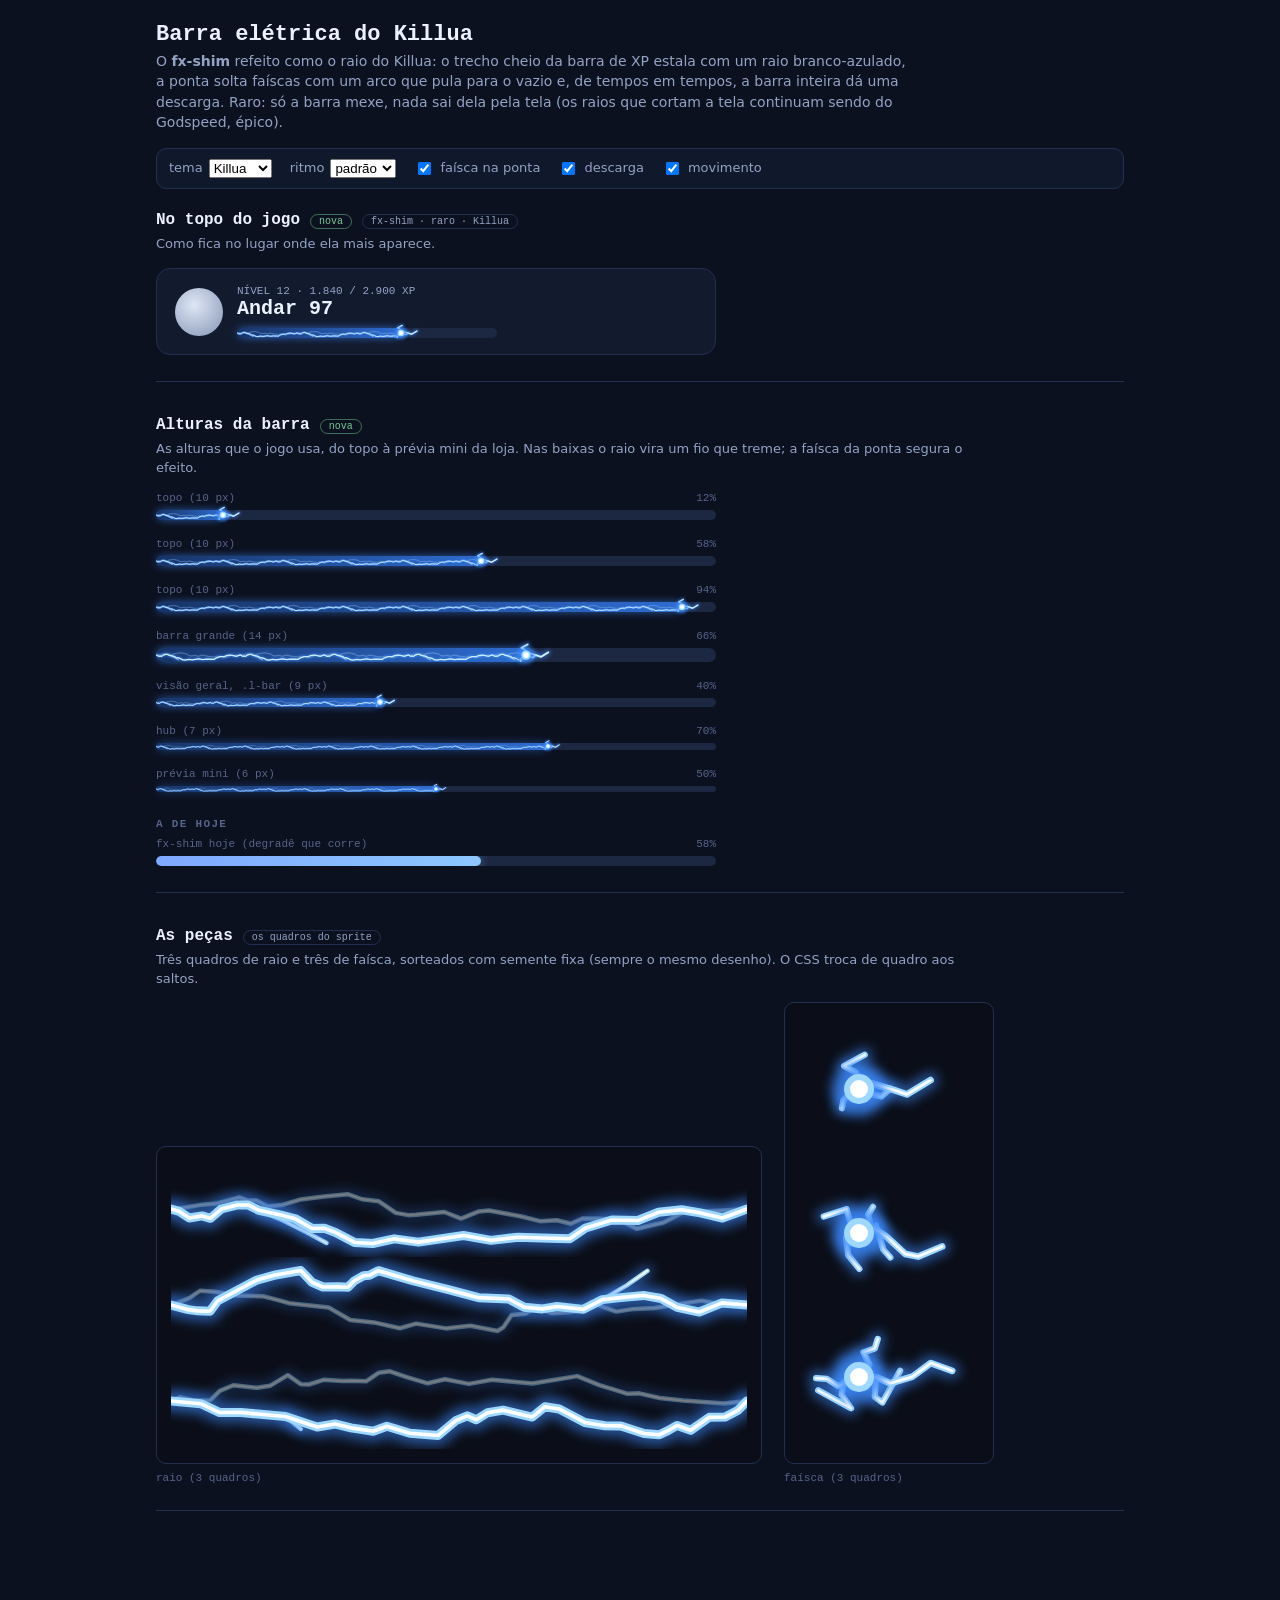
<file: docs/lojas/arte/eletrica/vitrine.html>
<!doctype html>
<html lang="pt-BR">
<head>
<meta charset="utf-8">
<meta name="viewport" content="width=device-width,initial-scale=1">
<title>Barra elétrica do Killua</title>
<!-- Vitrine de avaliação (#134): o fx-shim novo (eletrica.js) nas alturas de barra do jogo, ao lado do de hoje.
     Abre direto do disco (file://). Não é do jogo: ao aprovar, o eletrica.js vai para web/arte/ e o CSS para o web/arte.js. -->
<style>
:root{
  --bg:#13141B;--panel:#1B1D28;--panel2:#222536;--ink:#E6E8F0;--soft:#9197AD;--faint:#5A6078;--hair:#2A2D3C;--track:#252838;
  --red:#F7768E;--amb:#E0AF68;--grn:#73C991;--volt:#9FD3FF;--aura:#B4A0FF;
  --f-mono:"JetBrains Mono",ui-monospace,Menlo,Consolas,monospace;--f-hud:"Chakra Petch","JetBrains Mono",ui-monospace,monospace;
  --estalo:.36s;--descarga:3.4s}
:root[data-tema="claro"]{color-scheme:light;--bg:#F4F5F9;--panel:#FFFFFF;--panel2:#F3F4FA;--ink:#1B1E2E;--soft:#5B6180;--faint:#989EB6;--hair:#E1E4EE;--track:#E8EAF2;--volt:#1F78C8;--aura:#6B4FD8}
:root[data-tema="killua"]{--bg:#0C1120;--panel:#121A2E;--panel2:#18223A;--ink:#EAF2FF;--soft:#93A3C4;--faint:#56648A;--hair:#22304F;--track:#1C2742;--volt:#8CC8FF;--aura:#7FA8FF}
*{box-sizing:border-box}
body{margin:0;background:var(--bg);color:var(--ink);font:14px/1.45 system-ui,sans-serif}
main{max-width:1000px;margin:0 auto;padding:22px 16px 80px}
h1{font:700 22px var(--f-hud);margin:0 0 4px}
h2{font:700 16px var(--f-hud);margin:0}
.sub{color:var(--soft);margin:0 0 16px;max-width:760px}
.cap{font:600 11px var(--f-mono);color:var(--faint);letter-spacing:.12em;text-transform:uppercase;margin:0 0 8px}
.ctl{position:sticky;top:0;z-index:20;display:flex;flex-wrap:wrap;gap:10px 18px;align-items:center;padding:10px 12px;margin:0 0 22px;
  background:color-mix(in srgb,var(--panel) 92%,transparent);border:1px solid var(--hair);border-radius:10px;backdrop-filter:blur(6px);font-size:13px}
.ctl label{display:flex;gap:6px;align-items:center;color:var(--soft)}
section{margin:0 0 34px;padding:0 0 26px;border-bottom:1px solid var(--hair)}
.hd{display:flex;gap:10px;align-items:baseline;flex-wrap:wrap;margin:0 0 6px}
.tag{font:500 10px var(--f-mono);border:1px solid var(--hair);border-radius:99px;padding:1px 8px;color:var(--soft)}
.tag.nova{color:var(--grn);border-color:color-mix(in srgb,var(--grn) 50%,transparent)}
.nota{color:var(--soft);font-size:13px;margin:0 0 14px;max-width:820px}

/* ---------- o topo do jogo de mentira ---------- */
.topo{display:flex;gap:14px;align-items:center;background:var(--panel);border:1px solid var(--hair);border-radius:14px;padding:16px 18px;max-width:560px}
.topo .av{width:48px;height:48px;border-radius:50%;background:radial-gradient(circle at 40% 35%,#DDE6F5,#8796B5);flex:none}
.topo b{font:700 20px var(--f-hud)} .topo small{display:block;color:var(--soft);font:500 11px var(--f-mono)}
.topo .xpbar{width:260px;margin-top:8px}

/* ---------- barras (como no jogo) ---------- */
.xpbar{height:10px;border-radius:99px;background:var(--track);overflow:hidden;position:relative}
.xpbar > b{position:absolute;inset:0 auto 0 0;border-radius:inherit;background:linear-gradient(90deg,var(--aura),var(--volt));box-shadow:0 0 12px -2px var(--volt)}
.xpbar.h7{height:7px} .xpbar.h6{height:6px} .xpbar.h14{height:14px}
.l-bar{height:9px;border-radius:99px;background:var(--track);overflow:hidden} .l-bar i{display:block;height:100%;border-radius:inherit;background:var(--volt)}
.barras{display:grid;gap:18px;max-width:560px}
.barras .rot{display:flex;justify-content:space-between;font:500 11px var(--f-mono);color:var(--faint);margin:0 0 6px}

/* fx-shim novo: o raio estala dentro do trecho cheio (quadros do sprite aos saltos) e a ponta solta faíscas */
.el{overflow:visible} .el > i{position:relative}
.el > :is(b,i){background:var(--el-raio) 0 0/auto 300% repeat-x,linear-gradient(90deg,var(--el-f1),var(--el-f2));box-shadow:0 0 10px -2px var(--el-brilho)}
.el > :is(b,i)::after{content:"";position:absolute;left:100%;top:50%;height:320%;aspect-ratio:var(--fw)/var(--fh);
  translate:calc(var(--fx) / var(--fw) * -100%) -50%;background:var(--el-faisca) 0 0/100% 300% no-repeat;pointer-events:none}
:root[data-ponta="0"] .el > :is(b,i)::after{content:none}
@media (prefers-reduced-motion:no-preference){
  :root:not([data-mov="0"]) .el > :is(b,i){animation:elEstala var(--estalo) steps(1,end) infinite,elDescarga var(--descarga) linear infinite}
  :root:not([data-mov="0"])[data-descarga="0"] .el > :is(b,i){animation:elEstala var(--estalo) steps(1,end) infinite}
  :root:not([data-mov="0"]) .el > :is(b,i)::after{animation:elFaisca calc(var(--estalo) * .8) steps(1,end) infinite}
}
/* a tira anda um pouco para a ponta a cada quadro: a carga corre para onde a barra cresce */
@keyframes elEstala{0%{background-position:0 0,0 0}33.333%{background-position:31px 50%,0 0}66.667%{background-position:67px 100%,0 0}}
@keyframes elFaisca{0%{background-position:0 0}33.333%{background-position:0 50%}66.667%{background-position:0 100%}}
/* a descarga: de tempos em tempos a barra acende inteira por um instante */
@keyframes elDescarga{0%,86%,100%{filter:none}89%{filter:brightness(1.7) drop-shadow(0 0 5px var(--el-meio))}92%{filter:brightness(1.05)}94%{filter:brightness(1.45)}97%{filter:none}}

/* o de hoje */
.hoje > b{background:linear-gradient(90deg,var(--aura),var(--volt),var(--aura));background-size:200% 100%}
@media (prefers-reduced-motion:no-preference){ :root:not([data-mov="0"]) .hoje > b{animation:shim 2.4s linear infinite} }
@keyframes shim{to{background-position:-200% 0}}

.pecas{display:flex;flex-wrap:wrap;gap:22px;align-items:flex-end}
.pecas figure{margin:0} .pecas figcaption{font:500 11px var(--f-mono);color:var(--faint);margin-top:8px}
.pecas div{background:#0B0E18;border:1px solid var(--hair);border-radius:10px;padding:14px;display:grid;place-items:center}
.pecas img{display:block}
</style>
</head>
<body>
<main>
<h1>Barra elétrica do Killua</h1>
<p class="sub">O <b>fx-shim</b> refeito como o raio do Killua: o trecho cheio da barra de XP estala com um raio branco-azulado,
a ponta solta faíscas com um arco que pula para o vazio e, de tempos em tempos, a barra inteira dá uma descarga.
Raro: só a barra mexe, nada sai dela pela tela (os raios que cortam a tela continuam sendo do Godspeed, épico).</p>

<div class="ctl">
  <label>tema <select id="tema"><option value="">escuro</option><option value="claro">claro</option><option value="killua" selected>Killua</option></select></label>
  <label>ritmo <select id="ritmo"><option value=".5s">calmo</option><option value=".36s" selected>padrão</option><option value=".24s">agitado</option></select></label>
  <label><input id="ponta" type="checkbox" checked> faísca na ponta</label>
  <label><input id="descarga" type="checkbox" checked> descarga</label>
  <label><input id="mov" type="checkbox" checked> movimento</label>
</div>

<section>
  <div class="hd"><h2>No topo do jogo</h2><span class="tag nova">nova</span><span class="tag">fx-shim · raro · Killua</span></div>
  <p class="nota">Como fica no lugar onde ela mais aparece.</p>
  <div class="topo"><span class="av"></span><div><small>NÍVEL 12 · 1.840 / 2.900 XP</small><b>Andar 97</b><div class="xpbar el"><b style="width:63%"></b></div></div></div>
</section>

<section>
  <div class="hd"><h2>Alturas da barra</h2><span class="tag nova">nova</span></div>
  <p class="nota">As alturas que o jogo usa, do topo à prévia mini da loja. Nas baixas o raio vira um fio que treme; a faísca da ponta segura o efeito.</p>
  <div class="barras">
    <div><div class="rot"><span>topo (10 px)</span><span>12%</span></div><div class="xpbar el"><b style="width:12%"></b></div></div>
    <div><div class="rot"><span>topo (10 px)</span><span>58%</span></div><div class="xpbar el"><b style="width:58%"></b></div></div>
    <div><div class="rot"><span>topo (10 px)</span><span>94%</span></div><div class="xpbar el"><b style="width:94%"></b></div></div>
    <div><div class="rot"><span>barra grande (14 px)</span><span>66%</span></div><div class="xpbar h14 el"><b style="width:66%"></b></div></div>
    <div><div class="rot"><span>visão geral, .l-bar (9 px)</span><span>40%</span></div><div class="l-bar el"><i style="width:40%"></i></div></div>
    <div><div class="rot"><span>hub (7 px)</span><span>70%</span></div><div class="xpbar h7 el"><b style="width:70%"></b></div></div>
    <div><div class="rot"><span>prévia mini (6 px)</span><span>50%</span></div><div class="xpbar h6 el"><b style="width:50%"></b></div></div>
  </div>
  <p class="cap" style="margin-top:26px">a de hoje</p>
  <div class="barras">
    <div><div class="rot"><span>fx-shim hoje (degradê que corre)</span><span>58%</span></div><div class="xpbar hoje"><b style="width:58%"></b></div></div>
  </div>
</section>

<section>
  <div class="hd"><h2>As peças</h2><span class="tag">os quadros do sprite</span></div>
  <p class="nota">Três quadros de raio e três de faísca, sorteados com semente fixa (sempre o mesmo desenho). O CSS troca de quadro aos saltos.</p>
  <div class="pecas" id="pecas"></div>
</section>
</main>

<script src="eletrica.js"></script>
<script>
const E = GB_ELETRICA, R = document.documentElement, K = E.AZUL, F = E.faisca();
R.dataset.tema = 'killua';
R.style.setProperty('--el-raio', E.uri(E.raios()));
R.style.setProperty('--el-faisca', E.uri(F.svg));
R.style.setProperty('--fw', F.W); R.style.setProperty('--fh', F.H); R.style.setProperty('--fx', F.fx);
for(const [v, c] of [['--el-f1', K.fundo], ['--el-f2', K.fundo2], ['--el-brilho', K.brilho], ['--el-meio', K.meio]]) R.style.setProperty(v, c);
document.getElementById('pecas').innerHTML = [[E.raios(), 'raio (3 quadros)', 1.5], [F.svg, 'faísca (3 quadros)', 1.5]]
  .map(([s, n, z]) => `<figure><div><img src="data:image/svg+xml,${encodeURIComponent(s)}" width="${+s.match(/width="([\d.]+)"/)[1] * z}" alt=""></div><figcaption>${n}</figcaption></figure>`).join('');
document.getElementById('tema').onchange = e => e.target.value ? R.dataset.tema = e.target.value : delete R.dataset.tema;
document.getElementById('ritmo').onchange = e => R.style.setProperty('--estalo', e.target.value);
document.getElementById('ponta').onchange = e => R.dataset.ponta = e.target.checked ? '1' : '0';
document.getElementById('descarga').onchange = e => R.dataset.descarga = e.target.checked ? '1' : '0';
document.getElementById('mov').onchange = e => R.dataset.mov = e.target.checked ? '1' : '0';
</script>
</body>
</html>
</file>
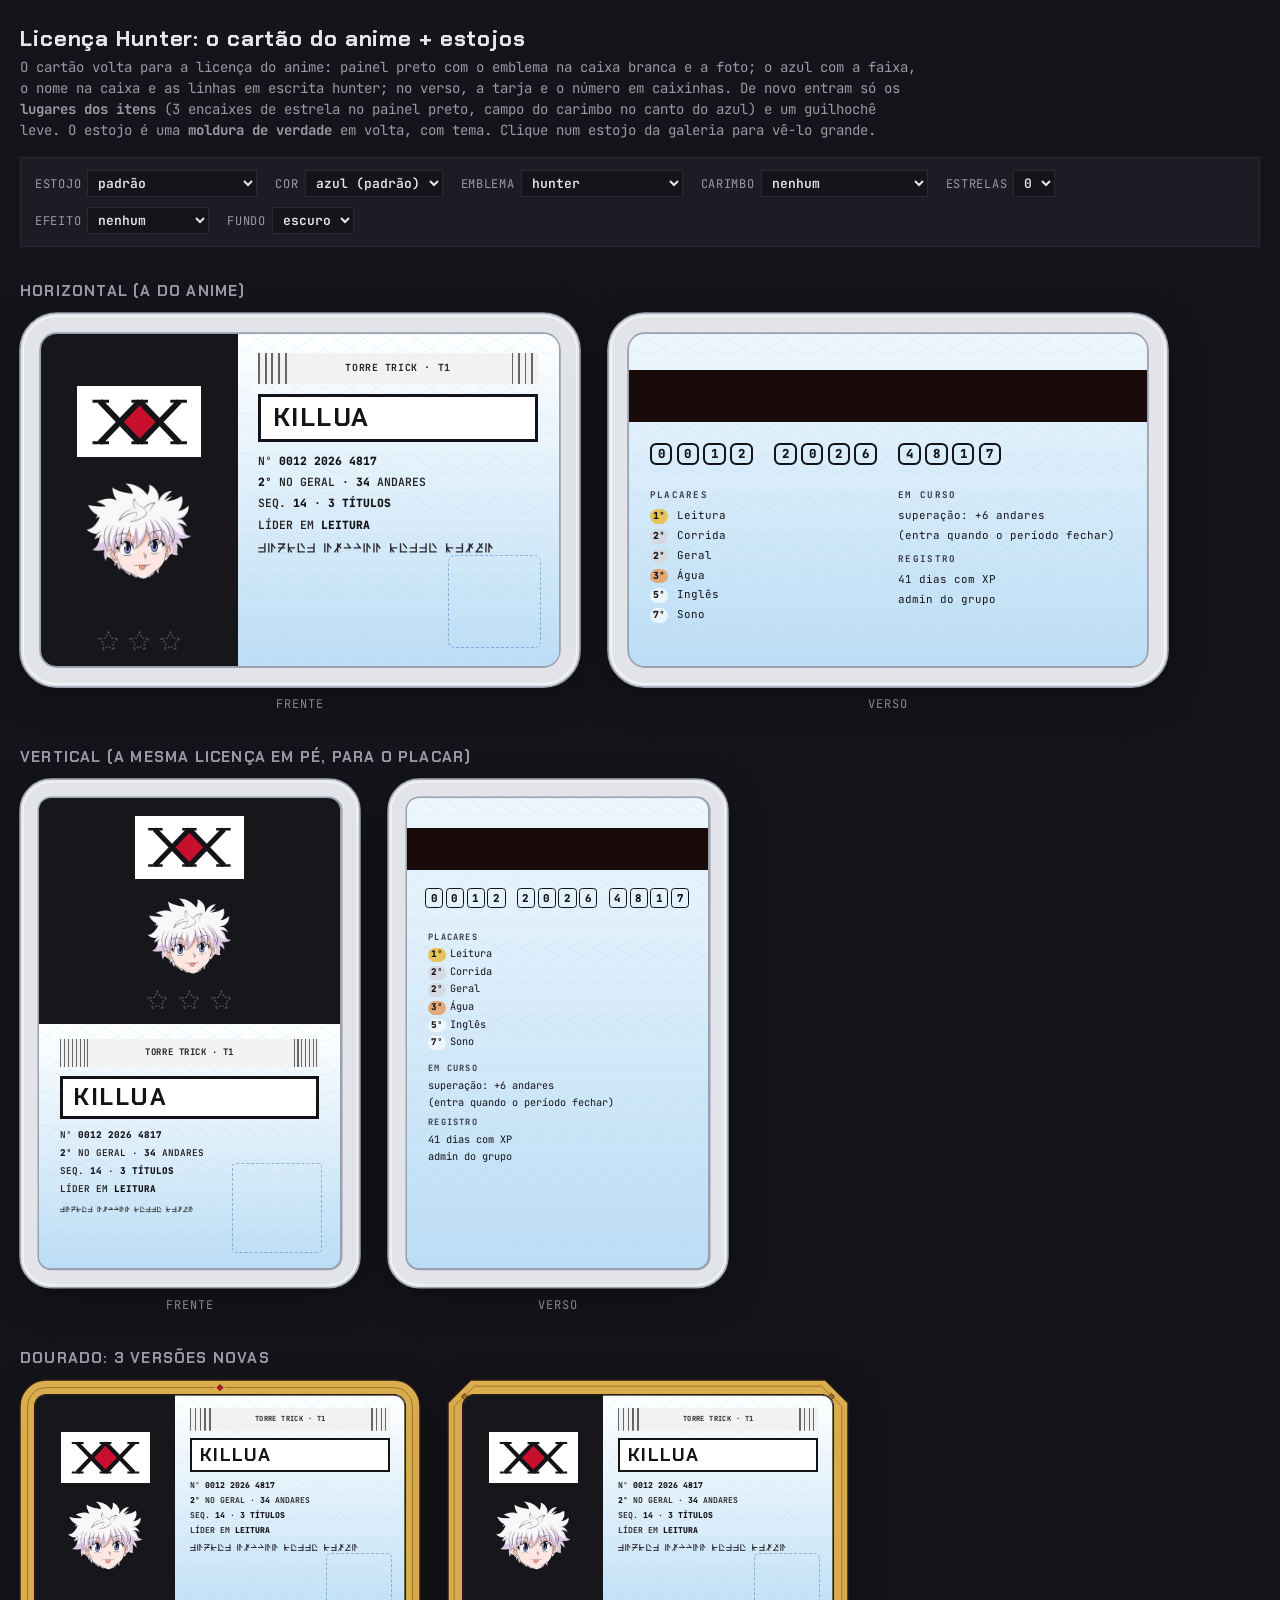
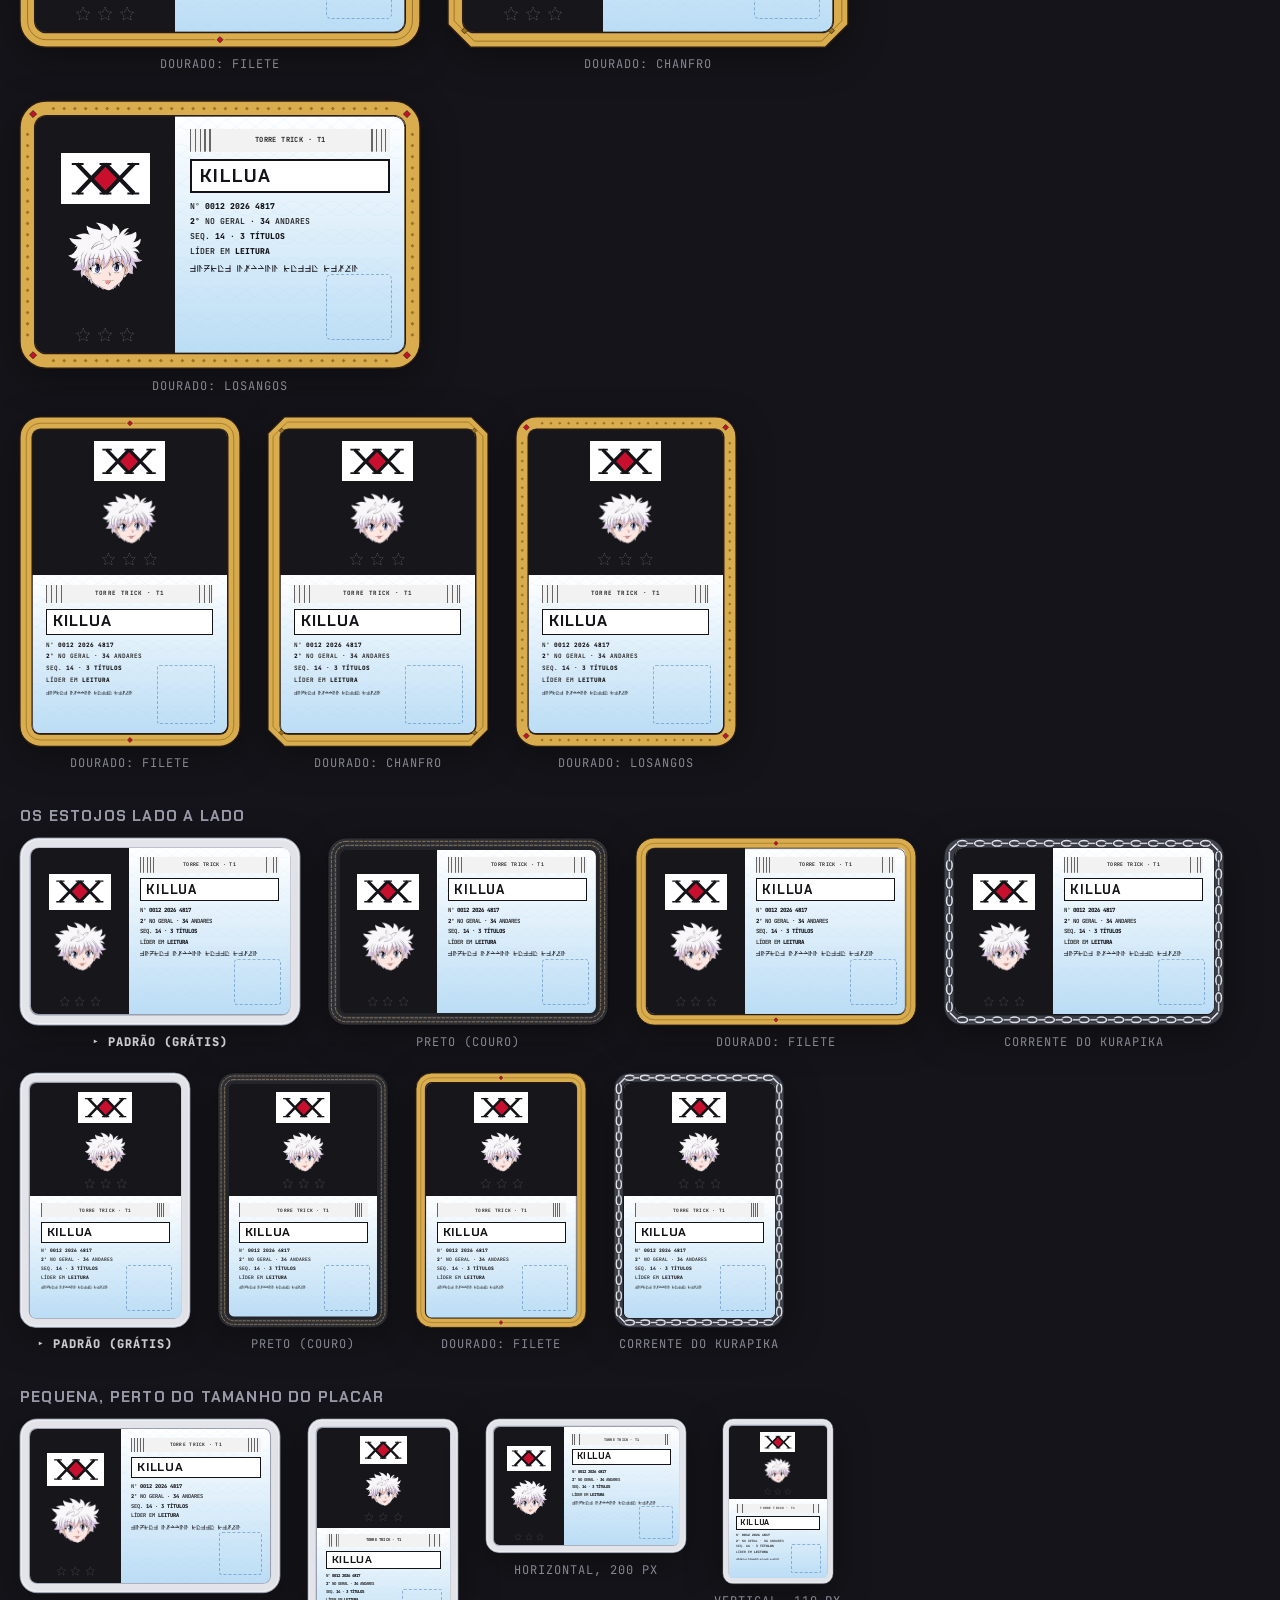
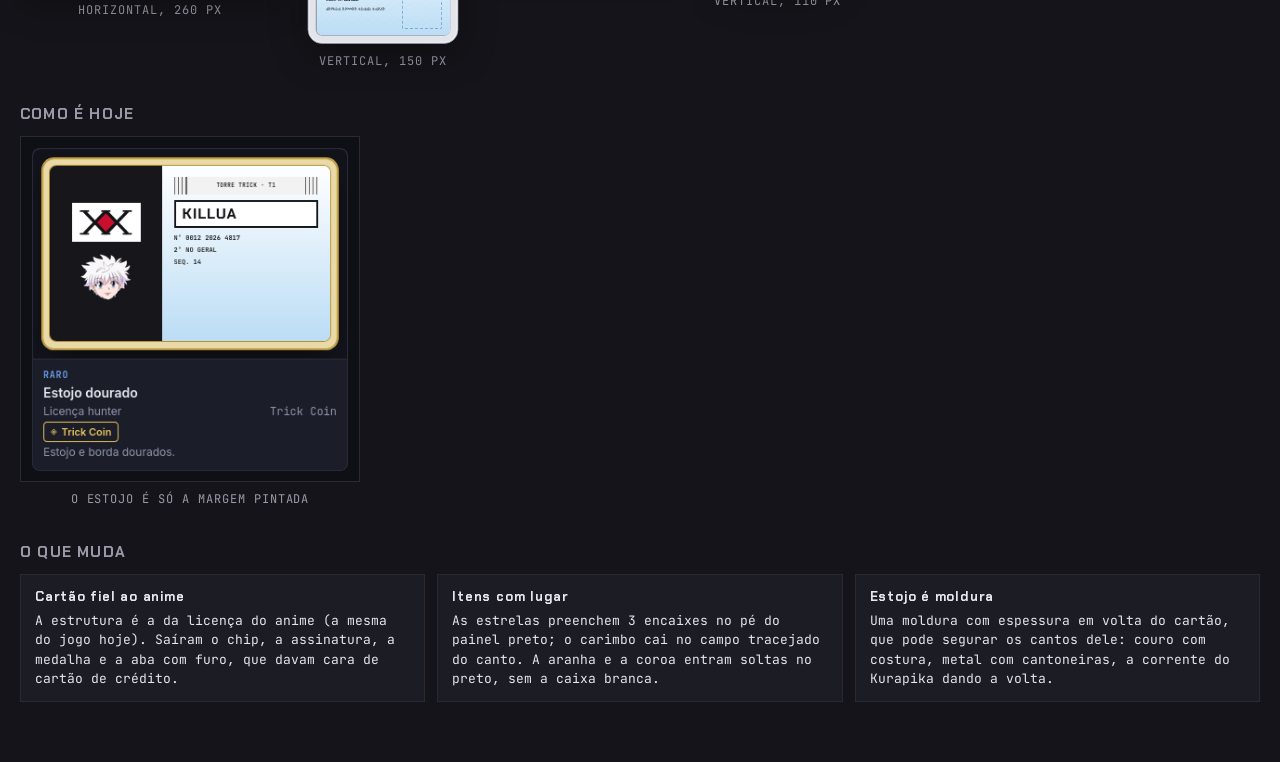
<file: docs/lojas/arte/licenca/prototipo.html>
<!doctype html>
<html lang="pt-BR">
<head>
<meta charset="utf-8">
<meta name="viewport" content="width=device-width,initial-scale=1">
<title>Licença Hunter: prévia</title>
<link rel="preconnect" href="https://fonts.googleapis.com">
<link href="https://fonts.googleapis.com/css2?family=Chakra+Petch:wght@600;700&family=JetBrains+Mono:wght@500;700;800&display=swap" rel="stylesheet">
<style>
/* Prévia da licença (#134/#136), 2ª rodada: o cartão segue a licença do anime (painel preto com o emblema na caixa
   branca e a foto; à direita o azul-claro com a faixa, o nome na caixa e as linhas; no verso a tarja e o número em
   caixinhas). Entram só os lugares fixos dos itens (encaixes de estrela, campo do carimbo) e um guilhochê leve.
   O estojo é uma moldura de verdade em volta do cartão (SVG), sem aba nem furo. Nada aqui é do jogo. */
:root{--bg:#14141A;--ink:#E6E6EC;--soft:#9A9AA8;--line:#2A2A34;--card:#1C1C24;--f-hud:"Chakra Petch","JetBrains Mono",monospace;--f-mono:"JetBrains Mono",ui-monospace,monospace}
:root.claro{--bg:#ECEDF1;--ink:#17171B;--soft:#5A5D6A;--line:#D2D4DC;--card:#FFFFFF}
*{box-sizing:border-box}
body{margin:0;background:var(--bg);color:var(--ink);font:14px/1.5 var(--f-mono);padding:24px 16px 60px}
main{max-width:1240px;margin:0 auto}
h1{font:700 22px var(--f-hud);letter-spacing:.04em;margin:0 0 4px}
h2{font:700 15px var(--f-hud);letter-spacing:.08em;text-transform:uppercase;margin:34px 0 12px;color:var(--soft)}
p.sub{color:var(--soft);margin:0 0 16px;max-width:900px}
.ctl{display:flex;flex-wrap:wrap;gap:10px 18px;align-items:center;background:var(--card);border:1px solid var(--line);padding:12px 14px;position:sticky;top:0;z-index:20}
.ctl label{display:flex;gap:6px;align-items:center;font-size:12px;color:var(--soft);text-transform:uppercase;letter-spacing:.06em}
.ctl select{font:600 13px var(--f-mono);background:var(--bg);color:var(--ink);border:1px solid var(--line);padding:3px 6px}
.par{display:flex;flex-wrap:wrap;gap:28px;align-items:flex-start}
.par figure{margin:0;display:grid;gap:8px;justify-items:center}
.par figcaption{font-size:12px;color:var(--soft);text-transform:uppercase;letter-spacing:.08em;text-align:center}
.galeria .peca{cursor:pointer}
.galeria figure.on figcaption{color:var(--ink);font-weight:800}
.galeria figure.on figcaption::before{content:"▸ "}
.notas{display:grid;grid-template-columns:repeat(auto-fit,minmax(260px,1fr));gap:12px}
.notas div{background:var(--card);border:1px solid var(--line);padding:12px 14px;font-size:13px}
.notas b{display:block;font-family:var(--f-hud);letter-spacing:.06em;margin-bottom:4px}
.hoje img{width:340px;max-width:100%;border:1px solid var(--line)}

/* ---------- a peça: moldura (SVG atrás e na frente) com o cartão no meio ---------- */
.peca{position:relative;flex:none;max-width:100%;filter:drop-shadow(0 10px 18px rgba(0,0,0,.35))}
.peca>svg{position:absolute;inset:0;width:100%;height:100%;overflow:visible}
.peca>svg.frente{pointer-events:none;z-index:3}

/* ---------- o cartão: medidas em cqw (largura do cartão = 100cqw) ---------- */
.cartao{position:relative;container-type:inline-size;--lk:#17171B;--lb:#BBDDF5;--lb2:#EEF7FD;--gl:#9CCBEC;--ac:#1F5FA8;--lt:#141418;
  color:var(--lt);background:#E2E4EA;overflow:hidden;font-family:var(--f-mono);display:grid}
.cartao.h{aspect-ratio:1.56;border-radius:3%/4.7%;grid-template-columns:38% 1fr}
.cartao.v{aspect-ratio:.641;border-radius:4%/2.56%;grid-template-rows:48% 1fr}
.cartao.cor-verde{--lb:#BFE8CF;--lb2:#EEFBF2;--gl:#93D3AC;--ac:#1E7A47}
.cartao.cor-escarlate{--lb:#F5C2C8;--lb2:#FDF0F2;--lk:#2A0A10;--gl:#E9A4AF;--ac:#A3203A}
/* frente: painel preto */
.cartao .topo{background:var(--lk);position:relative;display:grid;justify-items:center;align-content:center}
.h .topo{gap:3.2cqw;padding:3cqw 0 8cqw}
.v .topo{gap:4cqw;padding:5cqw 0 13cqw}
.cartao .emb{background:#fff;display:grid;place-items:center;padding:1.3cqw 2.4cqw;width:24cqw}
.v .emb{width:36cqw;padding:2cqw 3.6cqw}
.cartao .emb svg,.cartao .emb img{width:100%;height:auto;display:block}
.cartao .emb.solto{background:none;padding:0}
.h .emb.solto{width:17cqw} .v .emb.solto{width:26cqw}
.cartao .av{width:22cqw;aspect-ratio:1;display:block;object-fit:contain}
.v .av{width:30cqw}
.cartao .estrelas{position:absolute;left:0;right:0;display:flex;justify-content:center}
.h .estrelas{bottom:2.6cqw;gap:1.6cqw} .v .estrelas{bottom:4cqw;gap:3cqw}
.cartao .estrelas svg{width:4.4cqw;height:4.4cqw} .v .estrelas svg{width:7.6cqw;height:7.6cqw}
.cartao .estrelas .vazia{fill:none;stroke:#ffffff45;stroke-width:1.3;stroke-dasharray:2 1.7}
.cartao .estrelas .cheia{fill:#E8C35A;stroke:#7A5A12;stroke-width:1}
/* frente: o azul */
.cartao .azul{position:relative;background:linear-gradient(180deg,#FFFFFF 0%,var(--lb) 100%);display:grid;align-content:start;min-width:0}
.h .azul{padding:3.6cqw 4cqw;gap:2cqw}
.v .azul{padding:5cqw 7cqw;gap:3cqw}
.cartao .guil{position:absolute;inset:0;width:100%;height:100%;color:var(--gl);pointer-events:none}
.cartao .azul>:not(.guil){position:relative}
.cartao .faixa{background:repeating-linear-gradient(90deg,#666 0 .35cqw,transparent .35cqw 1.3cqw) left/11% 100% no-repeat,repeating-linear-gradient(90deg,transparent 0 .9cqw,#666 .9cqw 1.25cqw) right/11% 100% no-repeat,#F2F2F2;
  color:#222;text-align:center;font-weight:700;letter-spacing:.06em;white-space:nowrap;overflow:hidden;font-size:1.9cqw;padding:1.6cqw 6.5cqw}
.v .faixa{font-size:3cqw;padding:2.4cqw 10cqw}
.cartao .nomebox{border:.7cqw solid var(--lt);background:#FFFFFF;font:700 5cqw/1.2 var(--f-hud);letter-spacing:.06em;padding:1cqw 2.2cqw;white-space:nowrap;overflow:hidden}
.v .nomebox{font-size:8cqw;border-width:1cqw;padding:1.4cqw 3.4cqw}
.cartao .lls{display:grid;font-weight:600;color:#222;font-size:2.2cqw;gap:.8cqw} .cartao .lls b{font-weight:800;color:var(--lt)}
.v .lls{font-size:3.1cqw;gap:1.3cqw;white-space:nowrap}
.cartao .tt-glifo{display:block;max-width:100%;height:1.9cqw;width:auto;color:#2A2A30}
.v .tt-glifo{height:2.9cqw;max-width:52%}
.cartao .visto{position:absolute!important;border:.3cqw dashed color-mix(in srgb,var(--ac) 40%,transparent);border-radius:1.4cqw}
.h .visto{right:3.4cqw;bottom:3.4cqw;width:18cqw;height:18cqw}
.v .visto{right:6cqw;bottom:5cqw;width:30cqw;height:30cqw}
.cartao .visto img{position:absolute;left:50%;top:50%;width:104%;transform:translate(-50%,-50%) rotate(-11deg);mix-blend-mode:multiply;opacity:.88}
/* verso */
.cartao.verso{display:block;background:linear-gradient(180deg,var(--lb2),var(--lb))}
.cartao.verso>*{position:absolute}
.cartao .tarja{left:0;right:0;background:#1A0B0B}
.h .tarja{top:7cqw;height:10cqw} .v .tarja{top:10cqw;height:14cqw}
.cartao .numq{display:flex;gap:.8cqw}
.cartao .numq i{font-style:normal;display:grid;place-items:center;border:.5cqw solid var(--lt);border-radius:1.2cqw;font-weight:800;width:4.4cqw;height:4.4cqw;font-size:2.4cqw}
.cartao .numq .esp{width:2.4cqw}
.h .numq{left:4cqw;top:21cqw}
.v .numq{left:6cqw;top:30cqw;gap:.9cqw} .v .numq i{width:6cqw;height:6.6cqw;font-size:3.6cqw} .v .numq .esp{width:2cqw}
.cartao .vinfo{display:grid;gap:2cqw 4cqw;font-size:2.1cqw}
.h .vinfo{left:4cqw;right:4cqw;top:30cqw;grid-template-columns:1fr 1fr}
.v .vinfo{left:7cqw;right:7cqw;top:44cqw;grid-template-columns:1fr;font-size:3.4cqw;gap:4cqw}
.cartao h5{margin:0 0 .8cqw;font-size:.85em;letter-spacing:.14em;color:#3A3D4A}
.cartao .vinfo ul{list-style:none;margin:0;padding:0;display:grid;gap:.6cqw} .cartao .vinfo li{display:flex;gap:1.6cqw;align-items:baseline;white-space:nowrap;overflow:hidden}
.cartao .vinfo .q{display:inline-grid;place-items:center;min-width:1.9em;height:1.5em;border-radius:99px;font-weight:800;background:#FFFFFFAA;font-size:.9em}
.cartao .vinfo .q.m1{background:#E8C35A} .cartao .vinfo .q.m2{background:#D5D9E2} .cartao .vinfo .q.m3{background:#E2A877}
/* efeitos: só no cartão (o holo pega o azul e o verso, como no jogo) */
.cartao .fx{position:absolute;inset:0;pointer-events:none;z-index:5}
.cartao .fx.holo{background:linear-gradient(115deg,#BFE8FF,#E4D2FF,#FFD2E6,#FFF1BF,#D2F5C4,#BFE8FF);background-size:300% 100%;mix-blend-mode:multiply;opacity:.75}
.cartao .fx.brilho{background:linear-gradient(110deg,transparent 30%,rgba(255,255,255,.55) 45%,transparent 60%);background-size:250% 100%;background-position:120% 0}
@media (prefers-reduced-motion:no-preference){
  .cartao .fx.holo{animation:holo 6s linear infinite}
  .cartao .fx.brilho{animation:brilho 2.8s ease-in-out infinite}
}
@keyframes holo{to{background-position:300% 0}}
@keyframes brilho{from{background-position:120% 0}to{background-position:-120% 0}}
</style>
</head>
<body>
<main>
<h1>Licença Hunter: o cartão do anime + estojos</h1>
<p class="sub">O cartão volta para a licença do anime: painel preto com o emblema na caixa branca e a foto; o azul com a faixa, o nome na caixa e as linhas em escrita hunter; no verso, a tarja e o número em caixinhas. De novo entram só os <b>lugares dos itens</b> (3 encaixes de estrela no painel preto, campo do carimbo no canto do azul) e um guilhochê leve. O estojo é uma <b>moldura de verdade</b> em volta, com tema. Clique num estojo da galeria para vê-lo grande.</p>

<div class="ctl">
  <label>estojo <select id="est"><option value="padrao">padrão</option><option value="preto">preto (couro)</option><option value="ouro">dourado: filete</option><option value="ouro-chanfro">dourado: chanfro</option><option value="ouro-losangos">dourado: losangos</option><option value="corrente">corrente</option></select></label>
  <label>cor <select id="cor"><option value="azul">azul (padrão)</option><option value="verde">verde-caçador</option><option value="escarlate">escarlate</option></select></label>
  <label>emblema <select id="emb"><option value="hunter">hunter</option><option value="aranha">aranha</option><option value="rei">rei (provisório)</option></select></label>
  <label>carimbo <select id="car"><option value="">nenhum</option><option value="lic-exame">exame aprovado 念</option><option value="lic-chefao">chefão</option><option value="lg-exame">exame T1 (hanko)</option></select></label>
  <label>estrelas <select id="st"><option>0</option><option>1</option><option>2</option><option>3</option></select></label>
  <label>efeito <select id="fx"><option value="">nenhum</option><option value="brilho">brilho</option><option value="holo">holográfica</option></select></label>
  <label>fundo <select id="fundo"><option value="escuro">escuro</option><option value="claro">claro</option></select></label>
</div>

<h2>Horizontal (a do anime)</h2>
<div class="par" id="horiz"></div>
<h2>Vertical (a mesma licença em pé, para o placar)</h2>
<div class="par" id="vert"></div>
<h2>Dourado: 3 versões novas</h2>
<div class="par galeria" id="ouro"></div>
<div class="par galeria" id="ouro2" style="margin-top:22px"></div>
<h2>Os estojos lado a lado</h2>
<div class="par galeria" id="gal"></div>
<div class="par galeria" id="gal2" style="margin-top:22px"></div>
<h2>Pequena, perto do tamanho do placar</h2>
<div class="par" id="peq"></div>
<h2>Como é hoje</h2>
<div class="par hoje"><figure><img src="../hoje/associacao-lic-ouro.png" alt="licença atual com o estojo dourado"><figcaption>o estojo é só a margem pintada</figcaption></figure></div>
<h2>O que muda</h2>
<div class="notas">
  <div><b>Cartão fiel ao anime</b>A estrutura é a da licença do anime (a mesma do jogo hoje). Saíram o chip, a assinatura, a medalha e a aba com furo, que davam cara de cartão de crédito.</div>
  <div><b>Itens com lugar</b>As estrelas preenchem 3 encaixes no pé do painel preto; o carimbo cai no campo tracejado do canto. A aranha e a coroa entram soltas no preto, sem a caixa branca.</div>
  <div><b>Estojo é moldura</b>Uma moldura com espessura em volta do cartão, que pode segurar os cantos dele: couro com costura, metal com cantoneiras, a corrente do Kurapika dando a volta.</div>
</div>
</main>

<script>
const AV = '../../../../web/a/killua-3.png', APR = '../aprovadas/';
const EMBLEMA = '<svg viewBox="0 0 120 70" aria-hidden="true"><path d="M60 10 L84 35 L60 60 L36 35 Z" fill="#C8102E"/><path d="M12 10 L60 60 M60 10 L12 60 M60 10 L108 60 M108 10 L60 60" stroke="#141418" stroke-width="7" fill="none"/><path d="M3 10 H23 M50 10 H70 M97 10 H117 M3 60 H23 M50 60 H70 M97 60 H117" stroke="#141418" stroke-width="3.5"/></svg>';
const COROA = '<svg viewBox="20 6 80 60" aria-hidden="true"><path d="M28 54 L22 18 L42 36 L60 10 L78 36 L98 18 L92 54 Z" fill="#E8C35A" stroke="#6E5418" stroke-width="2"/><rect x="27" y="54" width="66" height="8" rx="2" fill="#E8C35A" stroke="#6E5418" stroke-width="2"/><circle cx="60" cy="40" r="5" fill="#C8102E"/><circle cx="42" cy="44" r="3.4" fill="#2F6FD0"/><circle cx="78" cy="44" r="3.4" fill="#2F6FD0"/></svg>';
const ESTRELA = 'M12 2l2.9 6.5 7.1.7-5.4 4.7 1.6 7-6.2-3.7-6.2 3.7 1.6-7L2 9.2l7.1-.7z';
let UID = 0;
const $ = id => document.getElementById(id);
const op = () => ({est:$('est').value, cor:$('cor').value, emb:$('emb').value, car:$('car').value, st:+$('st').value, fx:$('fx').value});

function glifos(txt){   // a "escrita hunter" do jogo (web/grupo.js): cada letra vira três traços
  const segs = [[0,0,6,0],[0,0,0,8],[6,0,6,8],[0,8,6,8],[0,4,6,4],[3,0,3,8],[0,0,6,8],[6,0,0,8],[0,4,3,8],[3,0,6,4]];
  let x = 0, d = '';
  for(const ch of txt.toLowerCase()){ if(ch === ' '){ x += 7; continue; } const c = ch.charCodeAt(0);
    for(let j = 0; j < 3; j++){ const s = segs[(c * (j + 3) + j * 7) % segs.length]; d += `M${x + s[0]} ${s[1]}L${x + s[2]} ${s[3]}`; } x += 10; }
  return `<svg class="tt-glifo" viewBox="-1 -1 ${x + 1} 10" aria-hidden="true"><path d="${d}" fill="none" stroke="currentColor" stroke-width="1.4" stroke-linecap="square"/></svg>`;
}

/* guilhochê leve: ondas entrelaçadas, só no azul e no verso */
function guilloche(w, h){
  let d = '';
  for(let y0 = 30; y0 < h; y0 += 120) for(let k = 0; k < 3; k++){
    let p = '';
    for(let x = 0; x <= w; x += 12){ const y = y0 + 30 * Math.sin(2 * Math.PI * x / 240 + k * Math.PI * 2 / 3); p += (p ? 'L' : 'M') + x + ' ' + y.toFixed(1); }
    d += p;
  }
  return `<svg class="guil" viewBox="0 0 ${w} ${h}" preserveAspectRatio="none" aria-hidden="true"><path d="${d}" fill="none" stroke="currentColor" stroke-width="1.5" opacity=".35"/></svg>`;
}

const emblema = e => e === 'aranha' ? `<div class="emb solto"><img src="${APR}lic-emb-aranha/lic-emb-aranha.png" alt=""></div>`
  : e === 'rei' ? `<div class="emb solto">${COROA}</div>` : `<div class="emb">${EMBLEMA}</div>`;
const estrelas = n => `<div class="estrelas">${[0,1,2].map(i => `<svg viewBox="0 0 24 24"><path class="${i < n ? 'cheia' : 'vazia'}" d="${ESTRELA}"/></svg>`).join('')}</div>`;
const fx = o => o.fx ? `<div class="fx ${o.fx}"></div>` : '';

function frente(or, o){
  return `<div class="cartao ${or} frente cor-${o.cor}">
    <div class="topo">${emblema(o.emb)}<img class="av" src="${AV}" alt="">${estrelas(o.st)}</div>
    <div class="azul">${guilloche(or === 'h' ? 970 : 1000, or === 'h' ? 1000 : 870)}<div class="faixa">TORRE TRICK · T1</div><div class="nomebox">KILLUA</div>
      <div class="lls"><span>Nº <b>0012 2026 4817</b></span><span><b>2º</b> NO GERAL · <b>34</b> ANDARES</span><span>SEQ. <b>14</b> · <b>3 TÍTULOS</b></span><span>LÍDER EM <b>LEITURA</b></span></div>
      ${glifos('hunter killua torre trick')}
      <div class="visto">${o.car ? `<img src="${APR}${o.car}/${o.car}.png" alt="">` : ''}</div></div>${fx(o)}</div>`;
}

function verso(or, o){
  const num = ['0012','2026','4817'].map((n, i) => [...n].map(c => `<i>${c}</i>`).join('') + (i < 2 ? '<span class="esp"></span>' : '')).join('');
  const pl = [[1,'Leitura'],[2,'Corrida'],[2,'Geral'],[3,'Água'],[5,'Inglês'],[7,'Sono']];
  return `<div class="cartao ${or} verso cor-${o.cor}">${guilloche(or === 'h' ? 1560 : 1000, or === 'h' ? 1000 : 1560)}
    <div class="tarja"></div><div class="numq">${num}</div>
    <div class="vinfo"><div><h5>PLACARES</h5><ul>${pl.map(([k, n]) => `<li><span class="q${k <= 3 ? ' m' + k : ''}">${k}º</span>${n}</li>`).join('')}</ul></div>
      <div><h5>EM CURSO</h5><ul><li>superação: +6 andares</li><li>(entra quando o período fechar)</li></ul><h5 style="margin-top:2cqw">REGISTRO</h5><ul><li>41 dias com XP</li><li>admin do grupo</li></ul></div></div>${fx(o)}</div>`;
}

/* ---------- estojo em SVG: moldura com sobra m em volta do cartão ---------- */
function rrect(x, y, w, h, r){ return `M${x + r},${y}H${x + w - r}A${r},${r} 0 0 1 ${x + w},${y + r}V${y + h - r}A${r},${r} 0 0 1 ${x + w - r},${y + h}H${x + r}A${r},${r} 0 0 1 ${x},${y + h - r}V${y + r}A${r},${r} 0 0 1 ${x + r},${y}Z`; }

function estojo(or, tipo){
  const cw = or === 'h' ? 1560 : 1000, ch = or === 'h' ? 1000 : 1560, m = 64;
  const rc = or === 'h' ? 47 : 40, R = rc + m;
  const W = cw + 2 * m, H = ch + 2 * m;
  const card = {x: m, y: m, w: cw, h: ch};
  const corpo = i => rrect(i, i, W - 2 * i, H - 2 * i, R - i);
  const jan = k => rrect(card.x - k, card.y - k, card.w + 2 * k, card.h + 2 * k, rc + k);
  const u = 'e' + (UID++);
  let tras = '', frente = '';

  if(tipo === 'padrao'){   // o cinza de hoje, com espessura
    tras = `<path d="${corpo(0)}" fill="#E2E4EA" stroke="#9AA0B0" stroke-width="5"/>
      <path d="${corpo(10)}" fill="none" stroke="#fff" stroke-width="4" opacity=".7"/>
      <path d="${jan(6)}" fill="#9AA0B0"/>`;
  }
  if(tipo === 'preto'){   // couro com costura, a borda cobre um pouco do cartão
    tras = `<filter id="${u}g"><feTurbulence type="fractalNoise" baseFrequency=".85" numOctaves="2" seed="4"/><feColorMatrix values="0 0 0 0 1  0 0 0 0 1  0 0 0 0 1  0 0 0 .09 0"/><feComposite in2="SourceGraphic" operator="in"/></filter>
      <path d="${corpo(0)}" fill="#24252B" stroke="#0E0E11" stroke-width="6"/>
      <path d="${corpo(0)}" fill="#fff" filter="url(#${u}g)"/>
      <path d="${corpo(20)}" fill="none" stroke="#B89A6A" stroke-width="4" stroke-dasharray="16 11" stroke-linecap="round"/>
      <path d="${jan(6)}" fill="#0E0E11"/>`;
    frente = `<path d="${jan(0)}" fill="none" stroke="#24252B" stroke-width="18"/>
      <path d="${jan(20)}" fill="none" stroke="#B89A6A" stroke-width="4" stroke-dasharray="16 11" stroke-linecap="round"/>`;
  }
  if(tipo.startsWith('ouro')){   // dourado chapado, como os carimbos: ouro liso, contorno de tinta, um detalhe só
    const OURO = '#D9AC4E', ESC = '#9C7224', TINTA = '#2B1D14', VERM = '#C8102E';
    const los = (x, y, s, cor, tr) => `<path d="M${x},${y - s}L${x + s},${y}L${x},${y + s}L${x - s},${y}Z" fill="${cor}"${tr ? ` stroke="${TINTA}" stroke-width="${tr}"` : ''}/>`;
    const c = m / 2, rr = R - c, dg = R - rr * Math.SQRT1_2;   // meio da faixa e o ponto da curva no canto
    if(tipo === 'ouro'){   // filete: uma linha no meio da faixa, o losango vermelho do emblema em cima e embaixo
      tras = `<path d="${corpo(0)}" fill="${OURO}" stroke="${TINTA}" stroke-width="6"/>
        <path d="${corpo(c)}" fill="none" stroke="${ESC}" stroke-width="4"/>
        ${los(W / 2, c, 22, OURO)}${los(W / 2, H - c, 22, OURO)}${los(W / 2, c, 13, VERM, 3)}${los(W / 2, H - c, 13, VERM, 3)}
        <path d="${jan(5)}" fill="${TINTA}"/>`;
    }
    if(tipo === 'ouro-chanfro'){   // cantos cortados retos (o visual Nen), filete e um cravo em cada canto
      const k = or === 'h' ? 96 : 84;
      const chanfro = i => { const x0 = i, y0 = i, x1 = W - i, y1 = H - i, q = k - i * .41;
        return `M${x0 + q},${y0}H${x1 - q}L${x1},${y0 + q}V${y1 - q}L${x1 - q},${y1}H${x0 + q}L${x0},${y1 - q}V${y0 + q}Z`; };
      const p = 70;
      tras = `<path d="${chanfro(0)}" fill="${OURO}" stroke="${TINTA}" stroke-width="6" stroke-linejoin="miter"/>
        <path d="${chanfro(c - 6)}" fill="none" stroke="${ESC}" stroke-width="4"/>
        <path d="${jan(5)}" fill="${TINTA}"/>`;
      frente = [[p, p], [W - p, p], [p, H - p], [W - p, H - p]].map(([x, y]) => los(x, y, 13, ESC, 3)).join('');
    }
    if(tipo === 'ouro-losangos'){   // uma fileira de losangos gravados (o do emblema), vermelhos nos cantos
      let fila = '';
      const reta = (x0, y0, x1, y1) => { const n = Math.round(Math.hypot(x1 - x0, y1 - y0) / 46);
        for(let t = 0; t <= n; t++) fila += los(x0 + (x1 - x0) * t / n, y0 + (y1 - y0) * t / n, 8, ESC); };
      reta(R + 30, c, W - R - 30, c); reta(R + 30, H - c, W - R - 30, H - c); reta(c, R + 30, c, H - R - 30); reta(W - c, R + 30, W - c, H - R - 30);
      tras = `<path d="${corpo(0)}" fill="${OURO}" stroke="${TINTA}" stroke-width="6"/>${fila}
        ${[[dg, dg], [W - dg, dg], [dg, H - dg], [W - dg, H - dg]].map(([x, y]) => los(x, y, 15, VERM, 3)).join('')}
        <path d="${jan(5)}" fill="${TINTA}"/>`;
    }
    frente = `<path d="${jan(0)}" fill="none" stroke="${TINTA}" stroke-width="4"/>` + frente;
  }
  if(tipo === 'corrente'){   // a corrente do Kurapika dando a volta na moldura, com os elos da arte aprovada
    tras = `<path d="${corpo(0)}" fill="#3A3D46" stroke="#17181D" stroke-width="6"/>
      <path d="${corpo(12)}" fill="none" stroke="#5A5E6A" stroke-width="3"/>
      <path d="${jan(6)}" fill="#17181D"/>`;
    const face = (x, y, a) => `<g transform="translate(${x.toFixed(1)} ${y.toFixed(1)}) rotate(${a})"><ellipse rx="31" ry="17" fill="none" stroke="#2E3038" stroke-width="16"/><ellipse rx="31" ry="17" fill="none" stroke="#ECEDF1" stroke-width="9"/><ellipse rx="29" ry="15" cx="1.5" cy="1.5" fill="none" stroke="#A9AEB9" stroke-width="2.5"/></g>`;
    const lado = (x, y, a) => `<g transform="translate(${x.toFixed(1)} ${y.toFixed(1)}) rotate(${a})"><rect x="-33" y="-7" width="66" height="14" rx="7" fill="#ECEDF1" stroke="#2E3038" stroke-width="5"/><path d="M-22,2H22" stroke="#A9AEB9" stroke-width="3" stroke-linecap="round"/></g>`;
    const reta = (x0, y0, x1, y1) => { const n = Math.round(Math.hypot(x1 - x0, y1 - y0) / 52), a = Math.atan2(y1 - y0, x1 - x0) * 180 / Math.PI; let s = '';
      for(let k = 0; k <= n; k++){ const x = x0 + (x1 - x0) * k / n, y = y0 + (y1 - y0) * k / n; s += k % 2 ? lado(x, y, a) : face(x, y, a); } return s; };
    const c = m / 2, r = R - c;
    let elos = reta(R, c, W - R, c) + reta(W - c, R, W - c, H - R) + reta(W - R, H - c, R, H - c) + reta(c, H - R, c, R);
    for(const [x, y, a] of [[R, R, 225], [W - R, R, 315], [W - R, H - R, 45], [R, H - R, 135]]){
      const t = a * Math.PI / 180; elos += lado(x + r * Math.cos(t), y + r * Math.sin(t), a + 90);
    }
    frente = elos;
  }
  return {W, H, card, tras, frente};
}

function peca(or, face, o, largura, extra){
  const e = estojo(or, o.est);
  const pc = (v, t) => (v / t * 100).toFixed(3) + '%';
  return `<div class="peca" ${extra || ''} style="width:${largura}px;aspect-ratio:${e.W}/${e.H}">
    <svg viewBox="0 0 ${e.W} ${e.H}" aria-hidden="true">${e.tras}</svg>
    <div style="position:absolute;z-index:2;left:${pc(e.card.x, e.W)};top:${pc(e.card.y, e.H)};width:${pc(e.card.w, e.W)}">${face === 'frente' ? frente(or, o) : verso(or, o)}</div>
    <svg class="frente" viewBox="0 0 ${e.W} ${e.H}" aria-hidden="true">${e.frente}</svg></div>`;
}

const fig = (html, cap, cls) => `<figure${cls ? ` class="${cls}"` : ''}>${html}<figcaption>${cap}</figcaption></figure>`;
const NOMES = {padrao:'padrão (grátis)', preto:'preto (couro)', ouro:'dourado: filete', 'ouro-chanfro':'dourado: chanfro', 'ouro-losangos':'dourado: losangos', corrente:'corrente do Kurapika'};
const TIPOS = ['padrao', 'preto', 'ouro', 'corrente'], OUROS = ['ouro', 'ouro-chanfro', 'ouro-losangos'];

function desenha(){
  const o = op();
  document.documentElement.classList.toggle('claro', $('fundo').value === 'claro');
  $('horiz').innerHTML = fig(peca('h', 'frente', o, 560), 'frente') + fig(peca('h', 'verso', o, 560), 'verso');
  $('vert').innerHTML = fig(peca('v', 'frente', o, 340), 'frente') + fig(peca('v', 'verso', o, 340), 'verso');
  $('gal').innerHTML = TIPOS.map(t => fig(peca('h', 'frente', {...o, est:t}, 280, `data-est="${t}"`), NOMES[t], t === o.est ? 'on' : '')).join('');
  $('gal2').innerHTML = TIPOS.map(t => fig(peca('v', 'frente', {...o, est:t}, 170, `data-est="${t}"`), NOMES[t], t === o.est ? 'on' : '')).join('');
  $('ouro').innerHTML = OUROS.map(t => fig(peca('h', 'frente', {...o, est:t}, 400, `data-est="${t}"`), NOMES[t], t === o.est ? 'on' : '')).join('');
  $('ouro2').innerHTML = OUROS.map(t => fig(peca('v', 'frente', {...o, est:t}, 220, `data-est="${t}"`), NOMES[t], t === o.est ? 'on' : '')).join('');
  $('peq').innerHTML = fig(peca('h', 'frente', o, 260), 'horizontal, 260 px') + fig(peca('v', 'frente', o, 150), 'vertical, 150 px')
    + fig(peca('h', 'frente', o, 200), 'horizontal, 200 px') + fig(peca('v', 'frente', o, 110), 'vertical, 110 px');
}
document.querySelectorAll('.ctl select').forEach(s => s.addEventListener('change', desenha));
for(const g of ['gal', 'gal2', 'ouro', 'ouro2']) $(g).addEventListener('click', ev => { const p = ev.target.closest('[data-est]'); if(p){ $('est').value = p.dataset.est; desenha(); window.scrollTo({top:0, behavior:'smooth'}); } });
desenha();
</script>
</body>
</html>
</file>
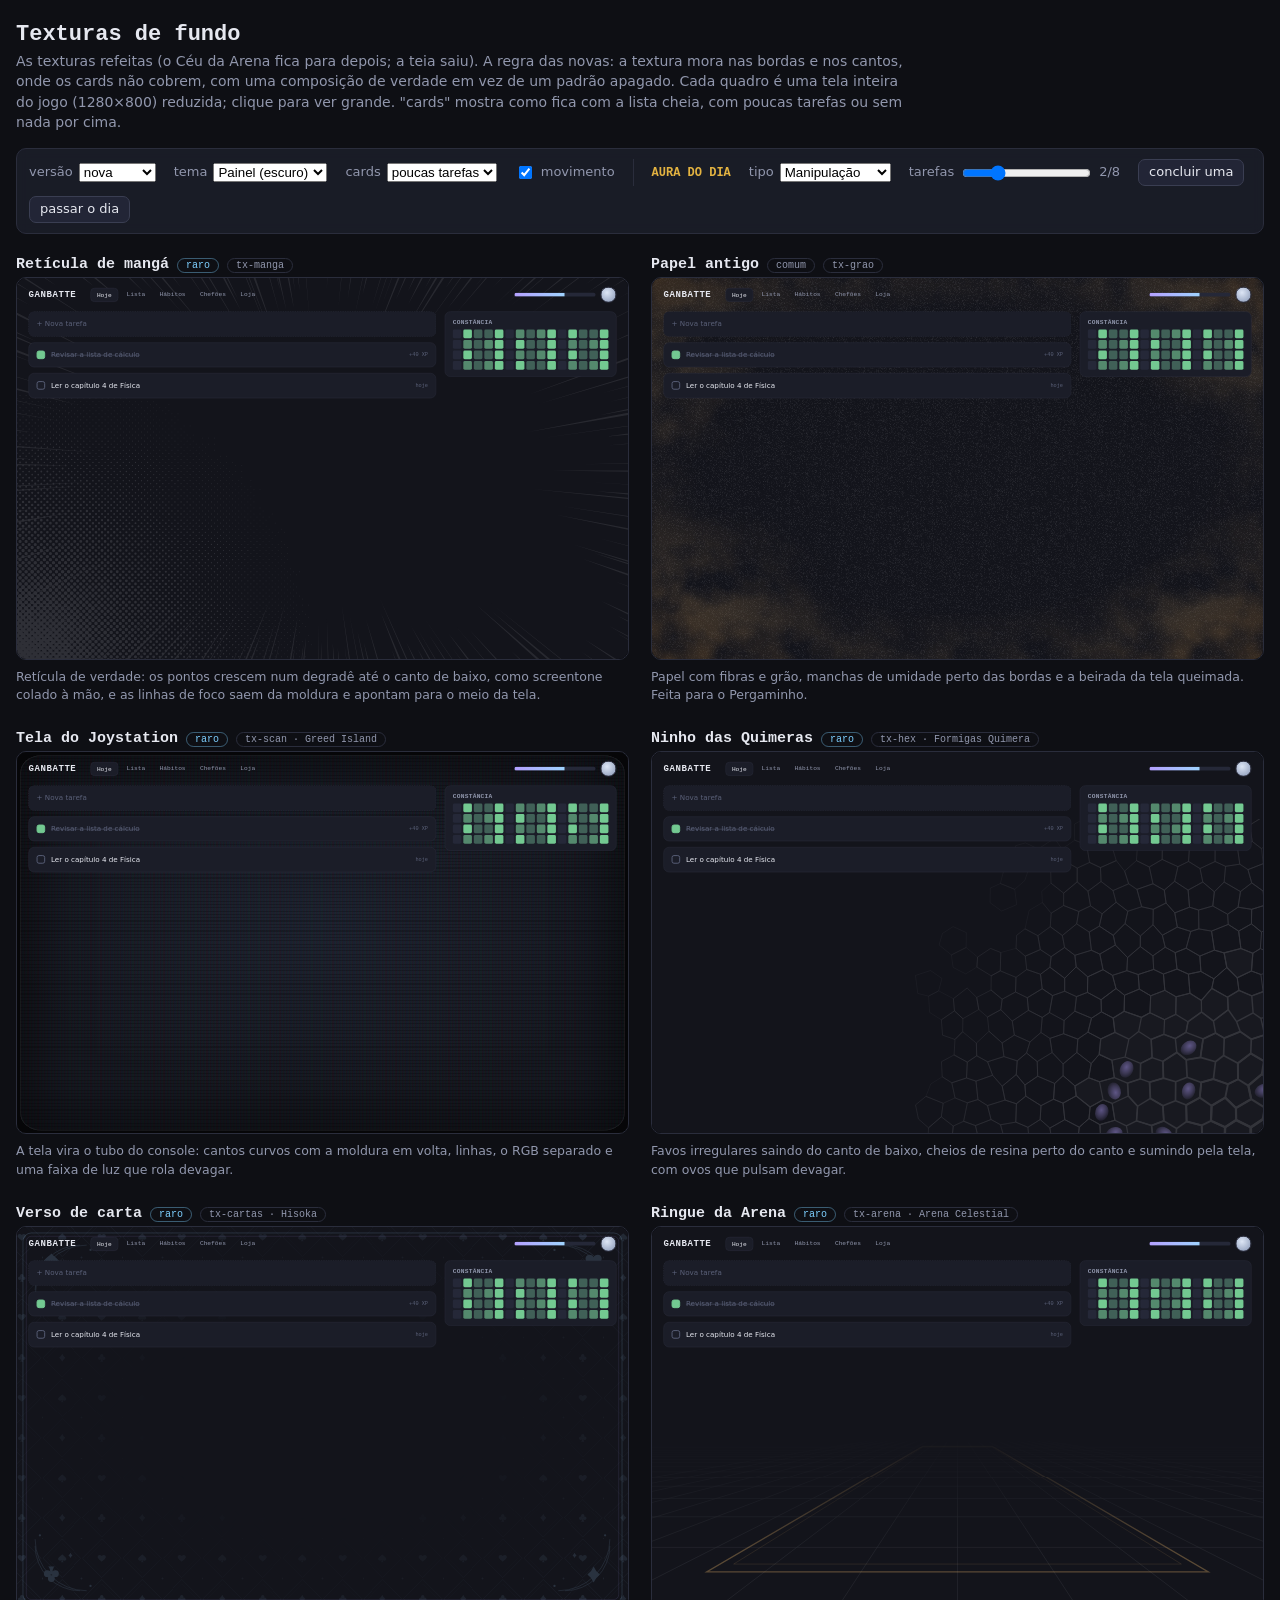
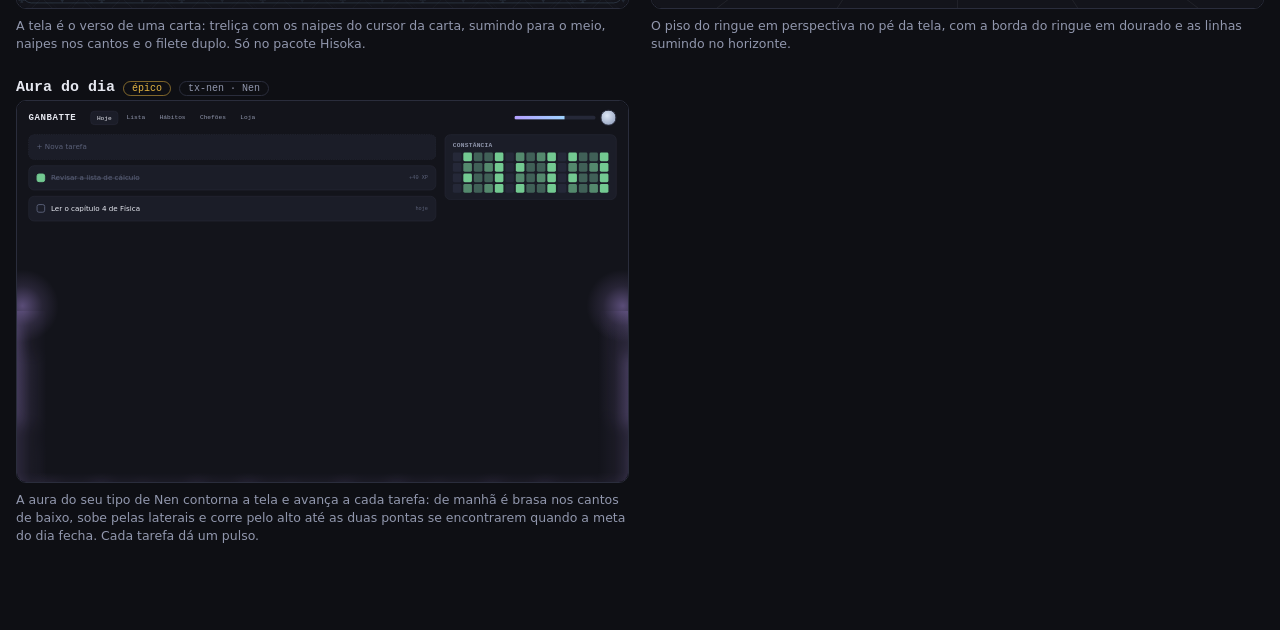
<file: docs/lojas/arte/texturas/vitrine.html>
<!doctype html>
<html lang="pt-BR">
<head>
<meta charset="utf-8">
<meta name="viewport" content="width=device-width,initial-scale=1">
<title>Texturas de fundo</title>
<!-- Vitrine de avaliação (#134): as texturas refeitas (texturas.js) lado a lado, cada uma numa tela de 1280×800 do jogo
     de mentira, reduzida; clicar abre grande. Abre direto do disco (file://). Não é do jogo: ao aprovar, o texturas.js vai
     para web/arte/ e o CSS sai de GB_TEXTURAS.css(id, ':root[data-bg="X-nova"] body', 'fixed'). -->
<style>
:root{
  --bg:#13141B;--panel:#1B1D28;--panel2:#222536;--ink:#E6E8F0;--soft:#9197AD;--faint:#5A6078;--hair:#2A2D3C;--track:#252838;
  --prompt:#7AA2F7;--red:#F7768E;--amb:#E0AF68;--grn:#73C991;--volt:#9FD3FF;--aura:#B4A0FF;
  --n1:#F7768E;--n2:#7DCFFF;--n3:#73C991;--n4:#FF9E64;--n5:#BB9AF7;--n6:#E0AF68;
  --f-mono:"JetBrains Mono",ui-monospace,Menlo,Consolas,monospace;--f-hud:"Chakra Petch","JetBrains Mono",ui-monospace,monospace}
*{box-sizing:border-box}
body{margin:0;background:#0E0F14;color:#E6E8F0;font:14px/1.45 system-ui,sans-serif}
main{max-width:1500px;margin:0 auto;padding:22px 16px 80px}
h1{font:700 22px var(--f-hud);margin:0 0 4px}
.sub{color:#9197AD;margin:0 0 16px;max-width:900px}
.ctl{position:sticky;top:0;z-index:20;display:flex;flex-wrap:wrap;gap:10px 18px;align-items:center;padding:10px 12px;margin:0 0 22px;
  background:#1B1D28EE;border:1px solid #2A2D3C;border-radius:10px;backdrop-filter:blur(6px);font-size:13px}
.ctl label{display:flex;gap:6px;align-items:center;color:#9197AD}
.ctl button{font:inherit;background:#222536;color:#E6E8F0;border:1px solid #3A3E52;border-radius:7px;padding:3px 10px;cursor:pointer}
.ctl .sep{width:1px;align-self:stretch;background:#2A2D3C}
.grade{display:grid;grid-template-columns:repeat(auto-fill,minmax(440px,1fr));gap:26px 22px}
figure{margin:0}
.hd{display:flex;gap:8px;align-items:baseline;flex-wrap:wrap;margin:0 0 4px}
.hd b{font:700 15px var(--f-hud)}
.tag{font:500 10px var(--f-mono);border:1px solid #2A2D3C;border-radius:99px;padding:1px 8px;color:#9197AD}
.tag.epico{color:#E3B341;border-color:#E3B34188} .tag.raro{color:#7DCFFF;border-color:#7DCFFF66} .tag.comum{color:#9197AD}
figcaption{color:#9197AD;font-size:12.5px;margin:8px 0 0}
.moldura{position:relative;aspect-ratio:1280/800;overflow:hidden;border-radius:10px;border:1px solid #2A2D3C;cursor:zoom-in;background:#000}
.moldura .tela{position:absolute;left:0;top:0;transform-origin:0 0}

/* ---------- a tela do jogo de mentira (1280×800) ---------- */
.tela{width:1280px;height:800px;position:relative;isolation:isolate;overflow:hidden;background:var(--bg);color:var(--ink);font:15px/1.5 Inter,system-ui,sans-serif;--alto:800px;--larg:1280px}
.tela *{pointer-events:none}
.jg{padding:18px 24px}
.jg-topo{display:flex;align-items:center;gap:18px;margin:0 0 18px}
.jg-topo .logo{font:700 19px var(--f-hud);letter-spacing:.06em}
.jg-topo nav{display:flex;gap:6px;margin-left:12px}
.jg-topo nav i{font:500 13px var(--f-hud);font-style:normal;color:var(--soft);padding:6px 12px;border-radius:8px}
.jg-topo nav i.on{background:var(--panel);color:var(--ink);border:1px solid var(--hair)}
.jg-topo .eu{margin-left:auto;display:flex;align-items:center;gap:10px}
.jg-topo .av{width:34px;height:34px;border-radius:50%;background:radial-gradient(circle at 40% 35%,#DDE6F5,#8796B5);border:2px solid var(--hair)}
.jg-topo .xp{width:170px;height:8px;border-radius:99px;background:var(--track);overflow:hidden}
.jg-topo .xp b{display:block;width:62%;height:100%;background:linear-gradient(90deg,var(--aura),var(--volt))}
.jg-grid{display:grid;grid-template-columns:1fr 360px;gap:18px;align-items:start}
.col{display:grid;gap:12px}
.card{background:var(--panel);border:1px solid var(--hair);border-radius:12px;padding:14px 16px}
.card h4{margin:0 0 8px;font:600 13px var(--f-hud);color:var(--soft);letter-spacing:.04em}
.tarefa{display:flex;align-items:center;gap:12px}
.tarefa .ck{width:18px;height:18px;border-radius:5px;border:2px solid var(--faint);flex:none}
.tarefa.ok .ck{background:var(--grn);border-color:var(--grn)}
.tarefa.ok span{color:var(--faint);text-decoration:line-through}
.tarefa small{margin-left:auto;font:500 11px var(--f-mono);color:var(--faint)}
.nova{color:var(--faint);border-style:dashed}
.heat{display:grid;grid-template-columns:repeat(15,1fr);gap:4px}
.heat i{aspect-ratio:1;border-radius:3px;background:var(--track)}
.heat i.h1{background:color-mix(in srgb,var(--grn) 35%,var(--track))} .heat i.h2{background:color-mix(in srgb,var(--grn) 60%,var(--track))} .heat i.h3{background:var(--grn)}
.hp{height:10px;border-radius:99px;background:var(--track);overflow:hidden;margin-top:6px} .hp b{display:block;width:44%;height:100%;background:var(--red)}
.tela[data-cards="sem"] .jg-grid{display:none}
.tela[data-cards="poucos"] .muitas{display:none}
.tela[data-cards="poucos"] .lado .card:nth-child(n+2){display:none}

/* ---------- grande ---------- */
.grande{position:fixed;inset:0;z-index:50;background:#000D;display:none;place-items:center;padding:20px}
.grande.on{display:grid}
.grande .caixa{display:grid;gap:10px;justify-items:center}
.grande .moldura{cursor:default}
.grande .barra{display:flex;gap:14px;align-items:center;color:#9197AD;font-size:13px}
.grande button{font:inherit;background:#222536;color:#E6E8F0;border:1px solid #3A3E52;border-radius:7px;padding:3px 12px;cursor:pointer}

/* ---------- as de hoje (copiadas de web/index.html e web/efeitos.js, só para comparar) ---------- */
.tex-manga{background-image:radial-gradient(color-mix(in srgb,var(--ink) 9%,transparent) 1px,transparent 1.3px);background-size:6px 6px}
.tex-nen{background-image:radial-gradient(60% 40% at 10% 90%,color-mix(in srgb,var(--aura) 16%,transparent),transparent 70%),radial-gradient(50% 35% at 90% 10%,color-mix(in srgb,var(--volt) 12%,transparent),transparent 70%)}
.tex-cartas{background-image:repeating-linear-gradient(45deg,color-mix(in srgb,var(--volt) 6%,transparent) 0 14px,transparent 14px 28px),repeating-linear-gradient(-45deg,color-mix(in srgb,var(--aura) 5%,transparent) 0 14px,transparent 14px 28px)}
.tex-arena{background-image:linear-gradient(color-mix(in srgb,var(--ink) 5%,transparent) 1px,transparent 1px),linear-gradient(90deg,color-mix(in srgb,var(--ink) 5%,transparent) 1px,transparent 1px);background-size:44px 44px}
.tex-scan{background-image:repeating-linear-gradient(0deg,color-mix(in srgb,#000 22%,transparent) 0 1px,transparent 1px 3px),radial-gradient(130% 100% at 50% 50%,transparent 55%,color-mix(in srgb,#000 38%,transparent))}
.tex-grao{background-image:url("data:image/svg+xml,%3Csvg xmlns='http://www.w3.org/2000/svg' width='180' height='180'%3E%3Cfilter id='n'%3E%3CfeTurbulence type='fractalNoise' baseFrequency='.8' numOctaves='3' stitchTiles='stitch'/%3E%3CfeColorMatrix values='0 0 0 0 .5 0 0 0 0 .45 0 0 0 0 .4 0 0 0 .13 0'/%3E%3C/filter%3E%3Crect width='100%25' height='100%25' filter='url(%23n)'/%3E%3C/svg%3E")}
.tex-hex{background-image:url("data:image/svg+xml,%3Csvg xmlns='http://www.w3.org/2000/svg' width='17.32' height='30' viewBox='0 0 17.32 30'%3E%3Cpath d='M8.66 0L17.32 5V15L8.66 20L0 15V5Z M8.66 20V30' fill='none' stroke='%23909090' stroke-opacity='.16' stroke-width='.7'/%3E%3C/svg%3E");background-size:31px 54px}
:root[data-mov="0"] .tela::before,:root[data-mov="0"] .tela::after{animation:none!important}
</style>
</head>
<body>
<main>
<h1>Texturas de fundo</h1>
<p class="sub">As texturas refeitas (o Céu da Arena fica para depois; a teia saiu). A regra das novas: a textura mora nas bordas e nos cantos,
onde os cards não cobrem, com uma composição de verdade em vez de um padrão apagado. Cada quadro é uma tela inteira do jogo
(1280×800) reduzida; clique para ver grande. "cards" mostra como fica com a lista cheia, com poucas tarefas ou sem nada por cima.</p>

<div class="ctl">
  <label>versão <select id="ver"><option value="nova" selected>nova</option><option value="hoje">a de hoje</option></select></label>
  <label>tema <select id="tema"></select></label>
  <label>cards <select id="cards"><option value="cheio">cheio</option><option value="poucos" selected>poucas tarefas</option><option value="sem">sem nada</option></select></label>
  <label><input id="mov" type="checkbox" checked> movimento</label>
  <span class="sep"></span>
  <b style="color:#E3B341;font:600 12px var(--f-mono)">AURA DO DIA</b>
  <label>tipo <select id="tipo"><option value="1">Reforço</option><option value="2">Transmutação</option><option value="3">Emissão</option><option value="4">Conjuração</option><option value="5" selected>Manipulação</option><option value="6">Especialização</option></select></label>
  <label>tarefas <input id="dia" type="range" min="0" max="8" value="2"> <span id="diaN">2/8</span></label>
  <button id="conclui">concluir uma</button>
  <button id="simula">passar o dia</button>
</div>

<div class="grade" id="grade"></div>
</main>

<div class="grande" id="grande"><div class="caixa">
  <div class="moldura" id="gMold"></div>
  <div class="barra"><b id="gNome" style="color:#E6E8F0"></b><button id="gVer">ver a de hoje</button><button id="gFecha">fechar (Esc)</button></div>
</div></div>

<script src="texturas.js"></script>
<script>
/* paletas do jogo (web/motor.js, PALS) que combinam com as texturas */
const TK = 'bg panel panel2 ink soft faint hair track prompt red amb grn volt aura n1 n2 n3 n4 n5 n6'.split(' ');
const PALS = {
  painel:  ['Painel (escuro)','#13141B','#1B1D28','#222536','#E6E8F0','#9197AD','#5A6078','#2A2D3C','#252838','#7AA2F7','#F7768E','#E0AF68','#73C991','#9FD3FF','#B4A0FF','#F7768E','#7DCFFF','#73C991','#FF9E64','#BB9AF7','#E0AF68'],
  claro:   ['Claro','#F4F5F9','#FFFFFF','#F3F4FA','#1B1E2E','#5B6180','#989EB6','#E1E4EE','#E8EAF2','#2F5FD0','#D6455D','#B7812A','#2F8A55','#1F78C8','#6B4FD8','#D6455D','#1F86B8','#2F8A55','#D0661F','#7E57C2','#B7812A'],
  pergaminho:['Pergaminho','#EFE6D2','#FBF5E6','#F3EAD5','#2B1D14','#6B5544','#A08B76','#DCCDB0','#E5D8BC','#8A4B1F','#B3362F','#A8741A','#4F7A3A','#2F6A8A','#7A4E9C','#B3362F','#2F6A8A','#4F7A3A','#B4521E','#7A4E9C','#A8741A'],
  killua:  ['Killua','#0C1120','#121A2E','#18223A','#EAF2FF','#93A3C4','#56648A','#22304F','#1C2742','#8CC8FF','#FF7A90','#FFD27A','#7CE0B0','#B6ECFF','#7FA8FF','#FF7A90','#B6ECFF','#7CE0B0','#FFB07A','#B9A2FF','#FFD27A'],
  hisoka:  ['Hisoka','#160C1A','#211128','#2A1633','#FFEFFA','#C39BC0','#7E5C7F','#3D2346','#331C3B','#FFD23F','#FF5C8A','#FFD23F','#6EE7B7','#FF6FB5','#FFD23F','#FF5C8A','#7DD3FC','#6EE7B7','#FB923C','#E879F9','#FFD23F'],
  meruem:  ['Meruem','#0B110D','#111A14','#17231B','#EEF3E6','#A3B29A','#64725E','#24331F','#1D2A1C','#C9B458','#E0605A','#C9B458','#5DBB8A','#E3CF6E','#5DBB8A','#E0605A','#8FC9D9','#5DBB8A','#D99A4E','#A99AD0','#C9B458'],
  ryodan:  ['Genei Ryodan','#0E0A0B','#161012','#1E1618','#F3E9EA','#B09A9D','#6E5A5D','#2E2124','#261B1E','#FF4A5A','#FF3347','#E3B25B','#6FCF97','#FF6B6B','#C0394B','#FF3347','#8AB4F8','#6FCF97','#F2994A','#B57EDC','#E3B25B'],
  greed:   ['Greed Island','#0A1512','#0F1E19','#152720','#E9F5EE','#93B5A6','#58776A','#1F3A30','#1A3229','#E8C35A','#F2696B','#E8C35A','#5FD6A0','#7DF0C9','#E8C35A','#F2696B','#7FC8F8','#5FD6A0','#F2A65A','#B79CF2','#E8C35A'],
  zoldyck: ['Zoldyck','#100D16','#17131F','#1E1928','#ECE8F4','#A39CB5','#655E78','#2B2438','#241E30','#B9C4D6','#E5566F','#D8C08A','#7FCFA8','#9FE3FF','#A78BFA','#E5566F','#9FE3FF','#7FCFA8','#E8A06A','#A78BFA','#D8C08A'],
};
const $ = id => document.getElementById(id), R = document.documentElement, T = GB_TEXTURAS;
$('tema').innerHTML = '<option value="">de cada pacote</option>' + Object.entries(PALS).map(([k, p]) => `<option value="${k}"${k === 'painel' ? ' selected' : ''}>${p[0]}</option>`).join('');
const pal = k => TK.map((t, i) => `--${t}:${PALS[k][i + 1]}`).join(';');

/* o CSS das novas, uma vez, no seletor da tela */
const st = document.createElement('style');
st.textContent = T.LISTA.map(it => T.css(it.id, `.tela[data-v="nova"][data-tx="${it.bg}"]`, 'absolute')).join('\n');
document.head.append(st);

const JOGO = `<div class="jg">
  <div class="jg-topo"><span class="logo">GANBATTE</span><nav><i class="on">Hoje</i><i>Lista</i><i>Hábitos</i><i>Chefões</i><i>Loja</i></nav>
    <span class="eu"><span class="xp"><b></b></span><span class="av"></span></span></div>
  <div class="jg-grid">
    <div class="col">
      <div class="card nova">+ Nova tarefa</div>
      <div class="card tarefa ok"><i class="ck"></i><span>Revisar a lista de cálculo</span><small>+40 XP</small></div>
      <div class="card tarefa"><i class="ck"></i><span>Ler o capítulo 4 de Física</span><small>hoje</small></div>
      <div class="card tarefa muitas"><i class="ck"></i><span>Responder o e-mail do estágio</span><small>amanhã</small></div>
      <div class="card tarefa muitas"><i class="ck"></i><span>Academia</span><small>18h</small></div>
      <div class="card tarefa muitas"><i class="ck"></i><span>Lavar a louça</span><small></small></div>
      <div class="card tarefa muitas"><i class="ck"></i><span>Estudar inglês 30 min</span><small>hábito</small></div>
      <div class="card tarefa muitas"><i class="ck"></i><span>Pagar a conta de luz</span><small>sexta</small></div>
      <div class="card tarefa muitas"><i class="ck"></i><span>Separar as fotos da viagem</span><small></small></div>
    </div>
    <div class="col lado">
      <div class="card"><h4>CONSTÂNCIA</h4><div class="heat">${Array.from({length: 60}, (_, i) => `<i class="h${[0, 1, 2, 3, 1, 0, 2, 3, 3, 1][i * 7 % 10]}"></i>`).join('')}</div></div>
      <div class="card"><h4>CHEFÃO · ANDAR 97</h4><div class="hp"><b></b></div></div>
      <div class="card"><h4>HOJE</h4><div style="color:var(--soft);font-size:13px">2 de 8 tarefas · meta do dia</div></div>
    </div>
  </div></div>`;

const telas = [];
$('grade').innerHTML = T.LISTA.map((it, i) => `<figure>
  <div class="hd"><b>${it.n}</b><span class="tag ${it.fa}">${it.fa === 'epico' ? 'épico' : it.fa}</span><span class="tag">${it.id}${it.quem ? ' · ' + it.quem : ''}</span></div>
  <div class="moldura" data-i="${i}"><div class="tela" data-tx="${it.bg}">${JOGO}</div></div>
  <figcaption>${it.d}</figcaption></figure>`).join('');
document.querySelectorAll('.grade .tela').forEach(t => telas.push(t));

const cfg = {ver: 'nova', tema: 'painel', cards: 'poucos', tipo: 5, dia: 2};
function aplica(t){
  const it = T.LISTA.find(x => x.bg === t.dataset.tx), v = t.dataset.local || cfg.ver;
  t.dataset.v = v; t.className = 'tela' + (v === 'hoje' ? ' tex-' + it.bg : '');
  t.dataset.cards = cfg.cards;
  t.style.cssText = pal(cfg.tema || it.pacote || 'painel') + `;--nen-forte:var(--n${cfg.tipo});--dia:${cfg.dia / 8};--cheio:${cfg.dia >= 8 ? 1 : 0}`;
}
const tudo = () => { telas.forEach(aplica); if(gT) aplica(gT); escala(); };
function escala(){
  document.querySelectorAll('.moldura').forEach(m => { const t = m.querySelector('.tela'); if(t) t.style.transform = `scale(${m.clientWidth / 1280})`; });
}
new ResizeObserver(escala).observe($('grade'));

/* grande */
let gT = null;
document.querySelectorAll('.grade .moldura').forEach(m => m.onclick = () => {
  const t = telas[+m.dataset.i], it = T.LISTA[+m.dataset.i];
  const w = Math.min(innerWidth - 40, (innerHeight - 90) * 1.6);
  $('gMold').style.width = w + 'px';
  $('gMold').innerHTML = ''; gT = t.cloneNode(true); delete gT.dataset.local; $('gMold').append(gT);
  $('gNome').textContent = it.n; $('gVer').textContent = cfg.ver === 'nova' ? 'ver a de hoje' : 'ver a nova';
  $('grande').classList.add('on'); aplica(gT); escala();
});
const fecha = () => { $('grande').classList.remove('on'); gT = null; };
$('gFecha').onclick = fecha;
$('grande').onclick = e => { if(e.target === $('grande')) fecha(); };
addEventListener('keydown', e => { if(e.key === 'Escape') fecha(); });
$('gVer').onclick = () => {
  const v = (gT.dataset.local || cfg.ver) === 'nova' ? 'hoje' : 'nova';
  gT.dataset.local = v; aplica(gT); $('gVer').textContent = v === 'nova' ? 'ver a de hoje' : 'ver a nova';
};

$('ver').onchange = e => { cfg.ver = e.target.value; tudo(); };
$('tema').onchange = e => { cfg.tema = e.target.value; tudo(); };
$('cards').onchange = e => { cfg.cards = e.target.value; tudo(); };
$('tipo').onchange = e => { cfg.tipo = +e.target.value; tudo(); };
$('mov').onchange = e => R.dataset.mov = e.target.checked ? '1' : '0';
const poeDia = n => { cfg.dia = n; $('dia').value = n; $('diaN').textContent = `${n}/8`; tudo(); };
$('dia').oninput = e => poeDia(+e.target.value);
$('conclui').onclick = () => {
  poeDia(Math.min(8, cfg.dia + 1));
  for(const t of [...telas, gT].filter(t => t && t.dataset.tx === 'nen')){ t.classList.remove('tx-pulso'); void t.offsetWidth; t.classList.add('tx-pulso'); }
};
/* passar o dia: zera e conclui uma tarefa a cada 1,8 s até fechar a meta */
let sim = null;
$('simula').onclick = () => {
  clearInterval(sim); poeDia(0);
  sim = setInterval(() => { if(cfg.dia >= 8) return clearInterval(sim); $('conclui').click(); }, 1800);
};
window.VITRINE = {cfg, tudo, poeDia};
tudo();
</script>
</body>
</html>
</file>
<file: docs/lojas/arte/licenca.css>
/* gerado pelo arte.py a partir de web/grupo.js: não edite à mão */
/* licença hunter: um objeto com cores próprias (preto, branco e azul-claro), igual nos dois temas e nos dois visuais */
.tt-lic{container-type:inline-size;width:520px;max-width:100%;--lk:#17171B;--lb:#BBDDF5;--lb2:#EEF7FD;--lcas:#E2E4EA;--lbor:#9AA0B0;--lt:#141418;color:var(--lt)}
.tt-lic.grande{width:600px}
.tt-lf,.tt-lv{aspect-ratio:1.56;background:var(--lcas);border:1px solid var(--lbor);border-radius:4cqw;padding:2cqw;font-family:var(--f-mono);box-shadow:0 10px 30px -14px #000;box-sizing:border-box}
.tt-lf .in,.tt-lv .in{height:100%;border:1px solid var(--lbor);border-radius:2.6cqw;overflow:hidden}
.tt-lf .in{display:grid;grid-template-columns:40% 1fr}
.tt-lf .topo{background:var(--lk);padding:3.4cqw 3cqw;display:grid;gap:2.6cqw;align-content:center;justify-items:center}
.tt-lf .emb{background:#FFFFFF;display:grid;place-items:center;padding:1.2cqw 2.4cqw;width:58%} .tt-lf .emb svg{width:100%;height:auto;display:block}
.tt-lic .tt-fr{box-shadow:0 0 0 2px #C9CCD6}
.tt-lf .azul{background:linear-gradient(180deg,#FFFFFF 0%,var(--lb) 100%);padding:3.6cqw 4cqw;display:grid;gap:2cqw;align-content:start;min-width:0}
.tt-lf .faixa{background:repeating-linear-gradient(90deg,#666 0 .35cqw,transparent .35cqw 1.3cqw) left/11% 100% no-repeat,repeating-linear-gradient(90deg,transparent 0 .9cqw,#666 .9cqw 1.25cqw) right/11% 100% no-repeat,#F2F2F2;
  color:#222;text-align:center;font-weight:700;letter-spacing:.06em;white-space:nowrap;overflow:hidden;text-overflow:ellipsis;font-size:1.9cqw;padding:1.6cqw 6.5cqw}
.tt-lf .nomebox{border:.7cqw solid var(--lt);background:#FFFFFF;display:flex;align-items:center;font:700 5cqw/1.2 var(--f-hud);letter-spacing:.06em;padding:1cqw 2.2cqw;min-width:0}
.tt-lf .nomebox span{overflow:hidden;text-overflow:ellipsis;white-space:nowrap}
.tt-lf .lls{display:grid;font-weight:600;color:#222;font-size:2.2cqw;gap:.8cqw} .tt-lf .lls b{font-weight:800;color:var(--lt)}
.tt-glifo{display:block;max-width:100%;height:1.9cqw;width:auto;color:#2A2A30}
.tt-lv .in{background:linear-gradient(180deg,var(--lb2),var(--lb));display:grid;grid-template-rows:17% auto 1fr;padding:0 0 3cqw}
.tt-lv .tarja{background:#1A0B0B;margin-top:5cqw}
.tt-lv .numq{display:grid;grid-auto-flow:column;justify-content:start;gap:.8cqw;padding:3cqw 4cqw 2cqw}
.tt-lv .numq i{font-style:normal;display:grid;place-items:center;border:.5cqw solid var(--lt);border-radius:1.2cqw;font-weight:800;width:4.4cqw;height:4.4cqw;font-size:2.4cqw}
.tt-lv .numq .esp{width:2.4cqw}
.tt-lv .vinfo{display:grid;grid-template-columns:1fr 1fr;gap:2cqw 4cqw;padding:0 4cqw;font-size:2.1cqw;align-content:start;min-width:0}
.tt-lv h5{margin:0 0 .8cqw;font-size:.85em;letter-spacing:.14em;color:#3A3D4A}
.tt-lv ul{list-style:none;margin:0;padding:0;display:grid;gap:.6cqw} .tt-lv li{display:flex;gap:1.6cqw;align-items:baseline;min-width:0;white-space:nowrap;overflow:hidden}
.tt-lv .tt-lk{color:var(--lt);font-weight:600;overflow:hidden;text-overflow:ellipsis} .tt-lv .tt-lk:hover{color:#1F5FA8}
.tt-lv .q{display:inline-grid;place-items:center;min-width:1.9em;height:1.5em;border-radius:99px;font-weight:800;background:#FFFFFFAA;font-size:.9em}
.tt-flip{perspective:1400px;cursor:pointer} .tt-flip .flip-in{position:relative;transition:transform .6s cubic-bezier(.3,.7,.2,1);transform-style:preserve-3d}
.tt-flip.virada .flip-in{transform:rotateY(180deg)} .tt-flip .face{backface-visibility:hidden;-webkit-backface-visibility:hidden} .tt-flip .face.tras{position:absolute;inset:0;transform:rotateY(180deg)}
@media (prefers-reduced-motion:reduce){.tt-flip .flip-in{transition:none}}
/* loja da Associação (#136): itens aplicados na licença (tl-*), vitrine e provador */
.tt-lf,.tt-lv{position:relative}
.tt-lf .estr{color:#E8C35A;font-size:5cqw;letter-spacing:1cqw;line-height:1;margin-top:-1cqw}
.tt-lf .car{position:absolute;right:5cqw;bottom:6cqw;font:800 3.4cqw var(--f-hud);color:#C8102E;border:.7cqw solid #C8102E;padding:.6cqw 2cqw;border-radius:1cqw;transform:rotate(-12deg);opacity:.85;letter-spacing:.06em;z-index:2;mix-blend-mode:multiply}
.tt-lf .car.az{color:#1F5FA8;border-color:#1F5FA8}
.tt-lf .emb.rei{background:linear-gradient(160deg,#2A2140,#141418);box-shadow:0 0 0 .5cqw #E8C35A}
.tt-lic.tl-cor-verde{--lb:#BFE8CF;--lb2:#EEFBF2} .tt-lic.tl-cor-escarlate{--lb:#F5C2C8;--lb2:#FDF0F2;--lk:#2A0A10}
.tt-lic.tl-est-preto{--lcas:#2A2B31;--lbor:#4A4D58} .tt-lic.tl-est-ouro{--lcas:#E9D9A6;--lbor:#B8902F}
.tt-lic.tl-est-ouro :is(.tt-lf,.tt-lv){box-shadow:0 0 0 1px #E8C35A,0 10px 30px -14px #000}
.tt-lic .chain{position:absolute;inset:0;pointer-events:none;z-index:3;border-radius:4cqw;background:url("data:image/svg+xml,%3Csvg xmlns='http://www.w3.org/2000/svg' width='22' height='12'%3E%3Cellipse cx='7' cy='6' rx='6' ry='3.8' fill='none' stroke='%23454B55' stroke-width='3'/%3E%3Cellipse cx='7' cy='6' rx='6' ry='3.8' fill='none' stroke='%23C9CED6' stroke-width='1.5'/%3E%3Crect x='11.5' y='4.4' width='11' height='3.2' rx='1.6' fill='%23DDE1E7' stroke='%23454B55' stroke-width='1'/%3E%3C/svg%3E") repeat-x 0 0/4.2cqw 2.3cqw,url("data:image/svg+xml,%3Csvg xmlns='http://www.w3.org/2000/svg' width='22' height='12'%3E%3Cellipse cx='7' cy='6' rx='6' ry='3.8' fill='none' stroke='%23454B55' stroke-width='3'/%3E%3Cellipse cx='7' cy='6' rx='6' ry='3.8' fill='none' stroke='%23C9CED6' stroke-width='1.5'/%3E%3Crect x='11.5' y='4.4' width='11' height='3.2' rx='1.6' fill='%23DDE1E7' stroke='%23454B55' stroke-width='1'/%3E%3C/svg%3E") repeat-x 0 100%/4.2cqw 2.3cqw,url("data:image/svg+xml,%3Csvg xmlns='http://www.w3.org/2000/svg' width='12' height='22'%3E%3Cellipse cx='6' cy='7' rx='3.8' ry='6' fill='none' stroke='%23454B55' stroke-width='3'/%3E%3Cellipse cx='6' cy='7' rx='3.8' ry='6' fill='none' stroke='%23C9CED6' stroke-width='1.5'/%3E%3Crect x='4.4' y='11.5' width='3.2' height='11' rx='1.6' fill='%23DDE1E7' stroke='%23454B55' stroke-width='1'/%3E%3C/svg%3E") repeat-y 0 0/2.3cqw 4.2cqw,url("data:image/svg+xml,%3Csvg xmlns='http://www.w3.org/2000/svg' width='12' height='22'%3E%3Cellipse cx='6' cy='7' rx='3.8' ry='6' fill='none' stroke='%23454B55' stroke-width='3'/%3E%3Cellipse cx='6' cy='7' rx='3.8' ry='6' fill='none' stroke='%23C9CED6' stroke-width='1.5'/%3E%3Crect x='4.4' y='11.5' width='3.2' height='11' rx='1.6' fill='%23DDE1E7' stroke='%23454B55' stroke-width='1'/%3E%3C/svg%3E") repeat-y 100% 0/2.3cqw 4.2cqw}
.tt-lic.tl-bd-corrente :is(.tt-lf,.tt-lv){padding:2.6cqw}
.tt-lic.tl-vs-roxo .tt-lv .in{background:linear-gradient(180deg,#F2EEFD,#C9B8F0)} .tt-lic.tl-vs-roxo .tt-lv .tarja{background:#2A1E44}
.tt-lic.tl-fx-holo .tt-lf .azul,.tt-lic.tl-fx-holo .tt-lv .in{background:linear-gradient(115deg,#BFE8FF,#E4D2FF,#FFD2E6,#FFF1BF,#D2F5C4,#BFE8FF);background-size:300% 100%}
.tt-lic.tl-fx-holo .tt-lf .topo{background:linear-gradient(160deg,#17171B,#2A2140,#17171B)}
@media (prefers-reduced-motion:no-preference){
  .tt-lic.tl-fx-brilho :is(.tt-lf,.tt-lv)::after{content:"";position:absolute;inset:0;border-radius:4cqw;background:linear-gradient(110deg,transparent 30%,rgba(255,255,255,.55) 45%,transparent 60%);background-size:250% 100%;animation:tlBrilho 2.8s ease-in-out infinite;pointer-events:none}
  .tt-lic.tl-fx-holo .tt-lf .azul,.tt-lic.tl-fx-holo .tt-lv .in{animation:tlHolo 6s linear infinite}
  .tl-pf-part .av.me{box-shadow:0 -6px 0 -3px var(--aura),8px -2px 0 -4px var(--volt),-8px 2px 0 -4px var(--aura);animation:tlPart 2.4s ease-in-out infinite}
  .tl-pf-ren .av.me{animation:tlRen 2.4s ease-out infinite}
  .tl-fd-cena{background-size:200% 200%;animation:tlFundo 8s linear infinite alternate}
  .tl-nm-brilho .tl-nm{background:linear-gradient(110deg,var(--ink) 35%,#fff 50%,var(--ink) 65%) 0 0/250% 100%;-webkit-background-clip:text;background-clip:text;color:transparent;animation:tlBrilho 2.8s linear infinite}
  .tl-nm-podio{animation:tlSobe 3s ease-in-out infinite}
  .tl-emb-aura .tl-emb{animation:tlEmb 2.4s ease-in-out infinite}
}
@keyframes tlBrilho{from{background-position:120% 0}to{background-position:-120% 0}}
@keyframes tlHolo{to{background-position:300% 0}}
@keyframes tlPart{50%{box-shadow:0 -12px 0 -3px transparent,10px -10px 0 -4px var(--volt),-10px -6px 0 -4px var(--aura)}}
@keyframes tlRen{0%{box-shadow:0 0 0 0 color-mix(in srgb,var(--aura) 70%,transparent)}70%,100%{box-shadow:0 0 0 18px transparent}}
@keyframes tlFundo{to{background-position:100% 100%}}
@keyframes tlSobe{0%,30%{transform:translateY(26px)}50%,100%{transform:none}}
@keyframes tlEmb{50%{color:var(--aura);text-shadow:0 0 8px var(--aura)}}
.tt .nen7{font:700 1.1em/1 "Noto Serif JP",serif;font-style:normal}
.tl-fil{display:flex;gap:6px;flex-wrap:wrap;align-items:center;margin:0 0 14px}
.tl-fil span{font:600 11px var(--f-mono);color:var(--faint);text-transform:uppercase;letter-spacing:.06em;margin:0 2px 0 8px} .tl-fil span:first-child{margin-left:0}
.tl-fil button{border:1px solid var(--hair);background:var(--panel);border-radius:3px;padding:3px 10px;cursor:pointer;font:600 11.5px var(--f-mono);color:var(--soft)}
.tl-fil button[aria-pressed="true"]{color:var(--ink);border-color:var(--volt)}
.tl-prat{margin-bottom:18px} .tl-prat h3{margin:0 0 8px;font:700 15px var(--f-hud)} .tl-prat h3 small{font:500 11px var(--f-mono);color:var(--faint);margin-left:6px}
.tl-grade{display:grid;grid-template-columns:repeat(auto-fill,minmax(250px,1fr));gap:12px}
.tl-it{border:1px solid var(--hair);border-radius:var(--tt-r) 3px 3px 3px;background:var(--panel2);overflow:hidden;display:flex;flex-direction:column;min-width:0}
.tl-it.prov{cursor:pointer} .tl-it.prov:hover{border-color:color-mix(in srgb,var(--volt) 50%,var(--hair))} .tl-it.on{border-color:var(--volt);box-shadow:0 0 0 1px var(--volt)}
.tl-pv{min-height:130px;display:grid;place-items:center;padding:12px;background:var(--bg);border-bottom:1px solid var(--hair)}
.tl-pv .tt-lic{width:100%} .tl-pv .tt-lf{box-shadow:none} .tl-pv .tt-lic .tt-ico{--s:24cqw !important}
</file>
